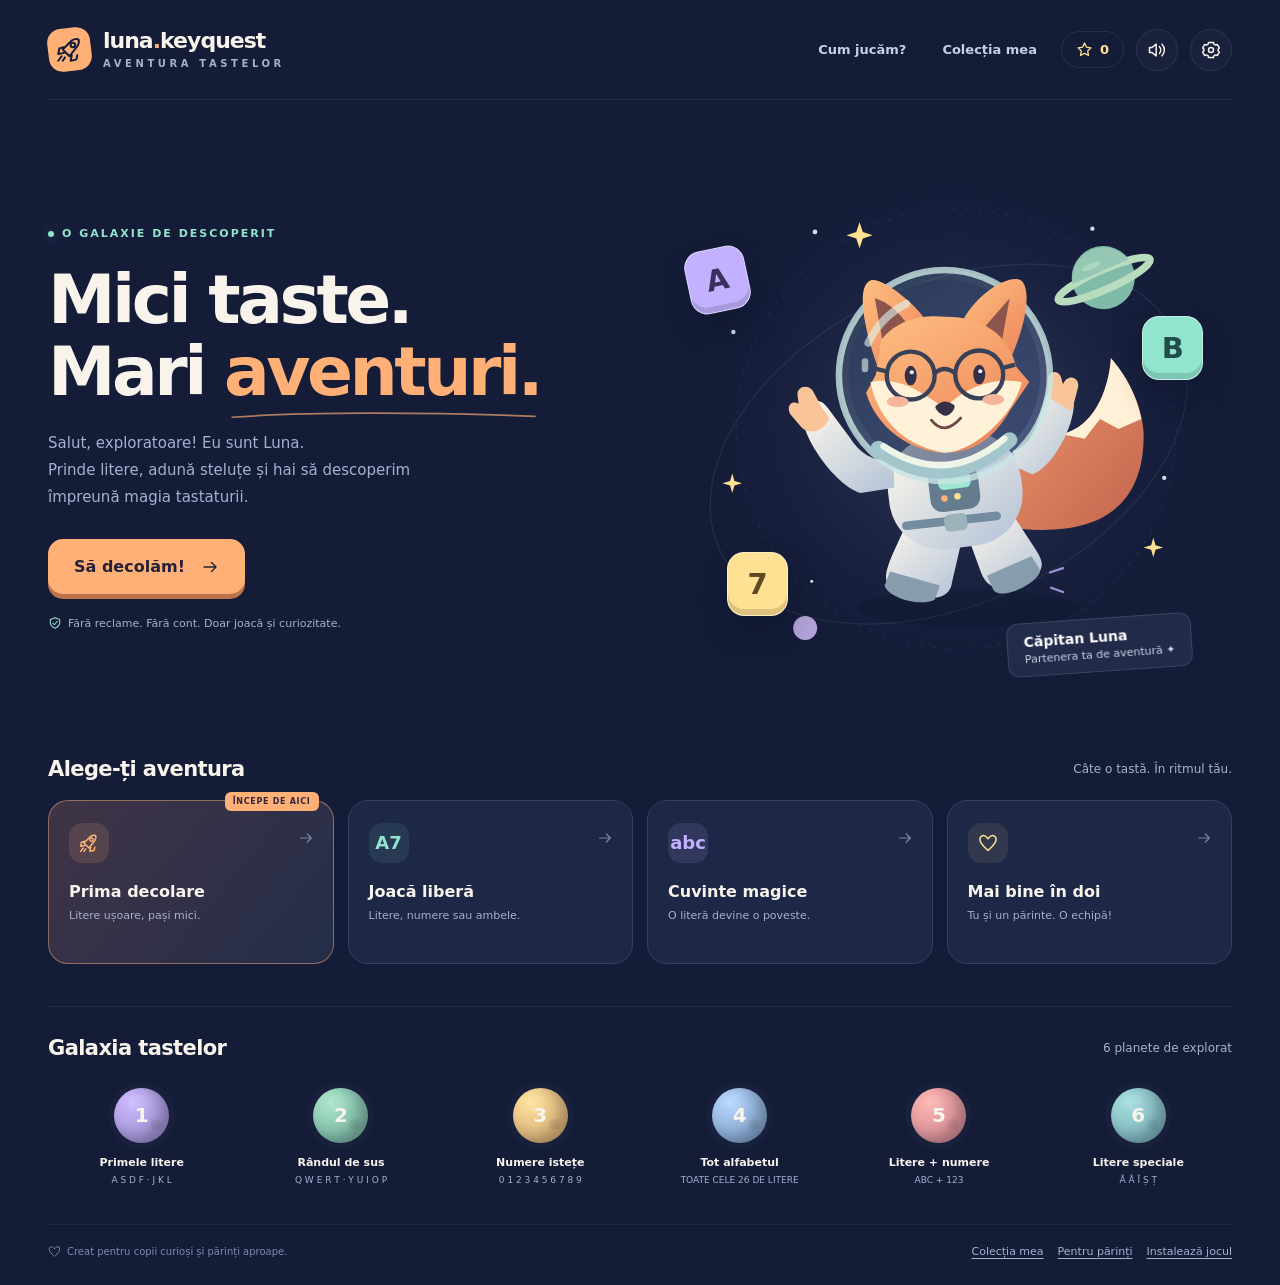
<file: index.html>
<!doctype html>
<html lang="ro">
<head>
<meta charset="utf-8"><meta name="viewport" content="width=device-width,initial-scale=1,viewport-fit=cover">
<meta name="theme-color" content="#141c38"><meta name="description" content="O mică vulpiță. O galaxie de litere. Învață tastatura cu Luna, într-o aventură pentru copii și părinți.">
<meta name="apple-mobile-web-app-capable" content="yes"><meta name="apple-mobile-web-app-status-bar-style" content="black-translucent">
<title>Luna KeyQuest · Aventura tastelor</title>
<link rel="manifest" href="manifest.webmanifest"><link rel="icon" href="icon.svg" type="image/svg+xml"><link rel="apple-touch-icon" href="icon-192.png">
<!--NATIVE_FLAG-->
<style>
:root{--bg:#141c38;--panel:#1d2849;--line:#334164;--muted:#a6b1cd;--ink:#f8f4ec;--orange:#ffb077;--mint:#91e4ce;--lilac:#c3b0ff;--yellow:#ffe193;--red:#ff91a6;--font:'Trebuchet MS',ui-rounded,system-ui,-apple-system,BlinkMacSystemFont,'Segoe UI',sans-serif}
*{box-sizing:border-box}html{background:var(--bg);scroll-behavior:smooth}body{margin:0;color:var(--ink);font-family:var(--font);font-size:16px;-webkit-tap-highlight-color:transparent;overflow-x:hidden}button,select{font:inherit}button{cursor:pointer;color:inherit;border:0}button:focus-visible,a:focus-visible,select:focus-visible{outline:3px solid var(--mint);outline-offset:5px}button:disabled{cursor:default}a{color:var(--mint)}button{touch-action:manipulation}svg{display:block}button svg{pointer-events:none}.hidden,[hidden]{display:none!important}.shell{max-width:1320px;margin:auto;padding:0 48px}.topbar{height:100px;display:flex;align-items:center;justify-content:space-between;gap:18px;border-bottom:1px solid #ffffff10}.brand{display:flex;align-items:center;gap:12px;background:none;text-align:left;padding:0}.brand-mark{display:grid;place-items:center;width:43px;height:43px;background:var(--orange);border-radius:14px;transform:rotate(-7deg);color:var(--bg)}.brand-mark svg{width:27px;height:27px;transform:rotate(7deg)}.brand-name{font-size:22px;font-weight:900;letter-spacing:-1px;line-height:1}.brand-name small{display:block;font-size:10px;color:var(--muted);letter-spacing:3.6px;margin-top:7px;font-weight:600}.nav{display:flex;align-items:center;gap:12px}.nav-text{background:none;font-size:13px;font-weight:700;color:#c7d0e4;padding:12px}.icon-btn{display:grid;place-items:center;width:42px;height:42px;border:1px solid #ffffff15;background:#ffffff06;border-radius:50%;flex-shrink:0}.icon-btn:hover,.nav-text:hover{background:#ffffff10;color:white}.icon{width:20px;height:20px;fill:none;stroke:currentColor;stroke-width:1.8;stroke-linecap:round;stroke-linejoin:round}.coins{display:flex;align-items:center;gap:7px;border:1px solid #ffffff15;border-radius:30px;padding:9px 14px;font-weight:800;font-size:13px;color:var(--yellow)}.coins .icon{width:17px;height:17px}.home-hero{display:grid;grid-template-columns:1.05fr 1fr;min-height:530px;align-items:center;gap:8px;padding:46px 0 30px}.eyebrow{display:flex;align-items:center;gap:8px;color:var(--mint);font-size:11px;letter-spacing:2px;font-weight:800;text-transform:uppercase}.eyebrow .dot{width:6px;height:6px;border-radius:50%;background:var(--mint);box-shadow:0 0 14px #91e4ce66}.hero-copy{position:relative;z-index:1}.hero-copy h1{font-size:clamp(46px,5.3vw,76px);line-height:1.06;letter-spacing:-3.5px;margin:24px 0 22px;font-weight:900}.hero-copy h1 em{color:var(--orange);font-style:normal;position:relative;white-space:nowrap}.hero-copy h1 em:after{content:'';position:absolute;left:3px;right:0;bottom:-8px;height:7px;background:url("data:image/svg+xml,%3Csvg width='350' height='8' viewBox='0 0 350 8' xmlns='http://www.w3.org/2000/svg'%3E%3Cpath d='M2 6C84 0 220 0 348 5' fill='none' stroke='%23ffb077' stroke-width='2' stroke-linecap='round'/%3E%3C/svg%3E") center/100% 100% no-repeat;opacity:.65}.hero-copy p{color:var(--muted);max-width:400px;line-height:1.8;font-size:15px}.hero-actions{display:flex;align-items:center;gap:18px;margin-top:28px;flex-wrap:wrap}.primary{background:var(--orange);color:#242138;font-weight:900;font-size:16px;display:inline-flex;align-items:center;justify-content:center;gap:16px;padding:17px 26px;border-radius:15px;box-shadow:0 5px 0 #bc734a;transition:transform .15s,box-shadow .15s;min-height:55px}.primary:hover{transform:translateY(-2px);box-shadow:0 7px 0 #bc734a}.primary:active{transform:translateY(3px);box-shadow:0 2px 0 #bc734a}.primary .icon{width:18px;height:18px}.secondary{background:#ffffff08;border:1px solid #ffffff20;padding:14px 21px;border-radius:13px;font-weight:700;font-size:14px}.secondary:hover{background:#ffffff12}.tiny-note{display:flex;align-items:center;gap:6px;color:var(--muted);font-size:11px;margin-top:22px}.tiny-note svg{width:14px;height:14px;color:var(--mint)}.hero-art{position:relative;min-width:0;align-self:stretch;display:grid;place-items:center}.hero-art>svg{width:110%;max-width:640px;overflow:visible}.orbit-key{position:absolute;width:61px;height:64px;border-radius:17px;display:grid;place-items:center;font-size:29px;font-weight:900;box-shadow:inset 0 -6px 0 #0002,0 15px 30px #070c2444;border:1px solid #ffffff77;animation:float 5s ease-in-out infinite}.key-a{background:#c3b0ff;color:#39305f;left:5%;top:18%;transform:rotate(-12deg)}.key-b{background:#91e4ce;color:#204d49;right:5%;top:30%;animation-delay:-2s}.key-7{background:#ffe193;color:#5d4a21;left:12%;bottom:17%;animation-delay:-1s}.pilot-label{position:absolute;bottom:7%;right:7%;border:1px solid #ffffff1f;background:#26304fbb;backdrop-filter:blur(10px);padding:10px 16px;border-radius:12px;font-size:11px;transform:rotate(-4deg);color:#cbd3e5}.pilot-label b{display:block;color:white;font-size:14px;margin-bottom:3px}.mode-section{padding:15px 0 42px}.section-head{display:flex;align-items:center;justify-content:space-between;gap:16px;margin-bottom:19px}.section-head h2{font-size:21px;letter-spacing:-.6px;margin:0}.section-head>span{font-size:12px;color:var(--muted)}.mode-grid{display:grid;grid-template-columns:repeat(4,1fr);gap:14px}.mode-card{background:#1d2746;border:1px solid #33405e;border-radius:20px;padding:22px 20px;text-align:left;display:flex;flex-direction:column;position:relative;min-height:164px;transition:background .2s,transform .2s}.mode-card:hover{background:#273153;transform:translateY(-4px)}.mode-card.active{border-color:#ffb07777;background:linear-gradient(130deg,#403446,#242d49)}.mode-symbol{width:40px;height:40px;border-radius:13px;display:grid;place-items:center;margin-bottom:19px;font-weight:900;font-size:18px}.mode-card:nth-child(1) .mode-symbol{background:#ffb07722;color:var(--orange)}.mode-card:nth-child(2) .mode-symbol{background:#91e4ce18;color:var(--mint)}.mode-card:nth-child(3) .mode-symbol{background:#c3b0ff20;color:var(--lilac)}.mode-card:nth-child(4) .mode-symbol{background:#ffe19318;color:var(--yellow)}.mode-card strong{font-size:16px;margin-bottom:7px}.mode-card small{font-size:11px;color:var(--muted);line-height:1.5}.card-arrow{position:absolute;right:19px;top:29px;color:#7986a5}.card-arrow .icon{width:16px;height:16px}.recommended{position:absolute;right:14px;top:-9px;font-size:8px;background:var(--orange);color:#342539;padding:5px 8px;border-radius:6px;font-weight:900;letter-spacing:.7px}.journey{border-top:1px solid #ffffff12;padding:29px 0 30px}.mission-grid{display:grid;grid-template-columns:repeat(6,1fr);gap:12px}.mission{background:transparent;text-align:center;padding:9px 3px;position:relative;border-radius:16px}.mission:hover{background:#ffffff07}.planet-small{margin:0 auto 13px;width:55px;height:55px;border-radius:50%;position:relative;background:radial-gradient(circle at 30% 25%,var(--p1),var(--p2));box-shadow:inset -8px -6px 12px #0003,0 0 0 6px #ffffff04;display:grid;place-items:center;font-size:20px;font-weight:800}.planet-small:after{content:'';position:absolute;width:11px;height:11px;border-radius:50%;background:#0001;right:8px;bottom:13px;box-shadow:-18px -21px 0 3px #ffffff12}.mission.done .planet-small:before{content:'✓';position:absolute;right:-5px;bottom:-5px;z-index:1;background:var(--mint);color:#203638;border:3px solid var(--bg);width:21px;height:21px;border-radius:50%;font-size:12px;display:grid;place-items:center}.mission strong{display:block;font-size:11px;margin-bottom:6px}.mission small{display:block;font-size:9px;color:var(--muted)}.home-footer{display:flex;justify-content:space-between;align-items:center;padding:20px 0 27px;color:#7f8baa;font-size:10px;gap:12px;border-top:1px solid #ffffff0b}.home-footer span{display:flex;align-items:center;gap:6px}.home-footer svg{width:13px;height:13px}.footer-actions{display:flex;gap:14px}.text-button{background:none;padding:0;color:var(--muted);font-size:11px;text-decoration:underline;text-underline-offset:3px}.text-button:hover{color:white}
/* Flight deck */
#game{height:100dvh;min-height:530px;max-width:1400px;margin:auto;display:flex;flex-direction:column;padding:env(safe-area-inset-top) max(22px,env(safe-area-inset-right)) env(safe-area-inset-bottom) max(22px,env(safe-area-inset-left));user-select:none}.game-top{height:78px;flex-shrink:0;display:flex;align-items:center;justify-content:space-between;gap:18px}.game-brand{display:flex;align-items:center;gap:12px}.game-title small{display:block;color:var(--muted);font-size:10px;margin-bottom:4px}.game-title strong{font-size:16px;letter-spacing:-.4px}.hud{display:flex;align-items:center;gap:22px}.hud-item{text-align:center;min-width:55px}.hud-item small{font-size:9px;color:var(--muted);display:block;margin-bottom:4px;letter-spacing:1.1px}.hud-item strong{font-size:21px;line-height:1;font-variant-numeric:tabular-nums}.hud-item.score strong{color:var(--yellow)}.hud-item.combo strong{color:var(--mint)}.game-tools{display:flex;gap:8px}.flight-progress{height:5px;flex-shrink:0;margin-bottom:12px;background:#283453;border-radius:9px;overflow:hidden}.flight-progress>div{height:100%;width:0%;border-radius:9px;background:linear-gradient(90deg,var(--mint),var(--yellow));transition:width .25s}.arena-wrap{min-height:160px;flex:1;position:relative;background:#1b2545;border:1px solid #3c4769;border-radius:24px;overflow:hidden}.arena-wrap canvas{width:100%;height:100%;display:block;touch-action:pan-y}.arena-label{position:absolute;top:17px;left:20px;display:flex;align-items:center;gap:7px;text-transform:uppercase;font-size:9px;letter-spacing:1.8px;color:#b3bfd9;pointer-events:none}.arena-label:before{content:'';width:5px;height:5px;background:var(--mint);border-radius:50%}.shield-display{position:absolute;right:18px;top:14px;display:flex;gap:5px;color:var(--mint);font-size:12px;pointer-events:none}.shield-display .icon{width:16px;height:16px}.shield-display .lost{opacity:.18}.arena-prompt{position:absolute;bottom:20px;left:50%;transform:translateX(-50%);border:1px solid #ffffff14;background:#17213cdd;padding:9px 16px;border-radius:30px;font-size:12px;color:#d5dcef;white-space:nowrap;pointer-events:none;max-width:calc(100% - 24px);text-align:center}.arena-prompt b{color:var(--yellow)}.team-legend{position:absolute;left:0;right:0;top:18px;display:flex;justify-content:space-around;pointer-events:none;font-size:10px;font-weight:800}.team-legend span:first-child{color:var(--lilac)}.team-legend span:last-child{color:var(--mint)}.keyboard-meta{display:flex;justify-content:space-between;align-items:center;padding:14px 7px 10px;font-size:10px;color:var(--muted);gap:10px}.keyboard-meta b{color:#d5dbec;font-weight:600}.keyboard-meta .keyboard-status{display:flex;gap:6px;align-items:center}.keyboard-meta .icon{width:14px;height:14px}.key-help{background:none;color:var(--mint);font-size:10px;padding:0}.keyboard{display:flex;flex-direction:column;gap:7px;max-width:1020px;width:100%;margin:0 auto;padding:0 0 13px}.key-row{display:flex;gap:7px;justify-content:center}.key{position:relative;min-width:0;width:8.8%;max-width:76px;height:49px;border:1px solid #596383;border-radius:11px;background:linear-gradient(#384461,#2b3654);box-shadow:0 4px 0 #0c142b;color:#edf0f9;font-weight:800;font-size:18px;transition:background .12s,transform .1s;touch-action:manipulation;display:grid;place-items:center;padding:0}.key:after{content:'';position:absolute;left:50%;transform:translateX(-50%);bottom:7px;width:9px;height:2px;border-radius:3px;background:#94a3c244;opacity:0}.key[data-key=F]:after,.key[data-key=J]:after{opacity:1}.key.inactive{opacity:.35}.key.number{font-size:16px;background:linear-gradient(#304a53,#273d4a);border-color:#4c7275;color:#a5e7d6}.key.diacritic{font-size:16px;background:#3b3557;color:#d0beff;border-color:#655785}.key.target{background:linear-gradient(#a5e9d4,#80c9b9);color:#1e4343;border-color:#c7ffe9;box-shadow:0 4px 0 #407e71,0 0 22px #91e4ce18;opacity:1}.key.pressed{transform:translateY(3px);box-shadow:0 1px 0 #0c142b;background:var(--yellow);color:#514422}.key.miss-key{background:#925267}.keyboard-bottom{display:flex;justify-content:center;align-items:center;gap:12px;padding:1px 0 10px;color:#7182a8;font-size:9px}.keyboard-bottom span{display:flex;gap:5px;align-items:center}.keyboard-bottom svg{width:12px;height:12px}.end-stars{display:flex;justify-content:center;gap:9px;font-size:44px;color:var(--yellow);margin:16px 0}.end-stars .dim{opacity:.15}.result-score{font-weight:900;font-size:59px;letter-spacing:-3px;color:var(--yellow);line-height:1}.result-score small{font-size:13px;letter-spacing:0;color:var(--muted);display:block;margin-top:10px;font-weight:400}.stat-grid{display:grid;grid-template-columns:repeat(3,1fr);gap:10px;margin:24px 0}.stat-box{background:#ffffff05;border:1px solid #ffffff11;padding:16px 6px;border-radius:14px;text-align:center}.stat-box strong{font-size:22px;display:block;color:var(--mint)}.stat-box small{color:var(--muted);font-size:10px;display:block;margin-top:6px}.round-summary{text-align:center}.result-actions{display:flex;gap:10px;justify-content:center;flex-wrap:wrap;margin-top:23px}.result-actions button{flex:1}.result-reward{font-size:12px;color:var(--lilac);padding:12px;border-radius:10px;background:#c3b0ff09;margin-top:16px}.dialog-icon{font-size:38px;margin-bottom:12px;display:flex;justify-content:center}.dialog-icon svg{width:45px;height:45px}.modal{border:1px solid #4d5877;border-radius:26px;background:var(--bg);color:var(--ink);width:min(520px,calc(100% - 28px));max-height:calc(100dvh - 32px);padding:34px;box-shadow:0 30px 100px #0009;overflow:auto}.modal::backdrop{background:#070e26b8;backdrop-filter:blur(8px)}.modal h2{font-size:27px;margin:6px 0 12px;letter-spacing:-1px}.modal h3{font-size:16px;margin:23px 0 12px}.modal p{color:var(--muted);font-size:13px;line-height:1.8;margin:0 0 14px}.modal-head{display:flex;align-items:flex-start;justify-content:space-between;gap:14px;margin-bottom:17px}.modal-head .icon-btn{width:33px;height:33px}.modal-head h2{margin:0}.setting{padding:17px 0;display:flex;align-items:center;justify-content:space-between;gap:20px;border-bottom:1px solid #ffffff0d}.setting strong{font-size:13px;display:block}.setting small{color:var(--muted);font-size:10px;line-height:1.6;display:block;margin-top:5px}.switch{width:43px;height:25px;border-radius:30px;background:#46506c;position:relative;padding:0;flex-shrink:0}.switch:after{content:'';width:19px;height:19px;border-radius:50%;background:#e6e6ed;position:absolute;left:3px;top:3px;transition:transform .2s}.switch[aria-checked=true]{background:#73bfae}.switch[aria-checked=true]:after{transform:translateX(18px);background:white}.setting select{color:var(--ink);background:var(--panel);border:1px solid var(--line);border-radius:9px;padding:9px 10px;font-size:11px;max-width:170px}.collection-grid{display:grid;grid-template-columns:repeat(3,1fr);gap:12px}.sticker{background:#ffffff04;border:1px solid #ffffff0c;border-radius:16px;padding:15px 7px;text-align:center;position:relative}.sticker .sticker-art{font-size:35px;display:block;margin-bottom:10px;filter:grayscale(1);opacity:.2}.sticker.unlocked .sticker-art{filter:none;opacity:1}.sticker strong{display:block;font-size:11px}.sticker small{display:block;font-size:9px;color:var(--muted);margin-top:6px;line-height:1.4}.sticker.unlocked{border-color:#91e4ce40;background:#91e4ce07}.steps{display:grid;gap:14px;margin:24px 0}.step{display:flex;gap:13px;align-items:flex-start}.step-num{display:grid;place-items:center;flex-shrink:0;width:31px;height:31px;border-radius:11px;background:#c3b0ff20;color:var(--lilac);font-weight:900}.step strong{display:block;font-size:13px;margin-bottom:4px}.step p{font-size:11px;line-height:1.7}.heatmap{display:flex;gap:5px;flex-wrap:wrap;margin-top:13px}.heat-key{padding:8px;width:35px;text-align:center;border-radius:7px;font-weight:800;background:#ffffff08;font-size:12px}.heat-key.good{background:#91e4ce33;color:var(--mint)}.heat-key.practice{background:#ffb07722;color:var(--orange)}.parent-note{padding:14px;border-radius:12px;background:#ffffff04;font-size:11px!important;line-height:1.7!important;margin-top:20px!important}.toast{position:fixed;bottom:24px;left:50%;transform:translateX(-50%) translateY(30px);background:#ecf5ee;color:#233e3b;padding:13px 22px;border-radius:30px;font-size:12px;font-weight:700;z-index:100;opacity:0;pointer-events:none;transition:.25s;box-shadow:0 10px 40px #0003;width:max-content;max-width:90%;text-align:center}.toast.show{opacity:1;transform:translateX(-50%) translateY(0)}.pause-actions{display:grid;gap:13px;margin:24px 0 0}.pause-actions .primary{width:100%}.tutorial-keys{display:flex;justify-content:center;gap:10px;margin:21px 0}.tutorial-keys span{font-size:22px;font-weight:900;display:grid;place-items:center;width:47px;height:49px;color:#2a4742;background:var(--mint);border-radius:12px;box-shadow:0 4px 0 #548c7f}.ready-chip{display:inline-flex;border:1px solid #91e4ce30;background:#91e4ce0c;padding:5px 9px;border-radius:20px;color:var(--mint);font-size:9px;font-weight:700;margin-bottom:14px}.mode-picks{display:grid;grid-template-columns:1fr 1fr;gap:11px;margin-top:20px}.pick{padding:20px 10px;border-radius:16px;border:1px solid var(--line);background:var(--panel);font-size:14px;font-weight:700}.pick span{display:block;color:var(--mint);font-size:24px;margin-bottom:10px}.full-width{width:100%}.team-results{display:flex;justify-content:center;gap:20px;font-size:12px;margin:18px 0;color:var(--lilac)}.team-results span:last-child{color:var(--mint)}
@keyframes float{0%,100%{translate:0 0}50%{translate:0 -14px}}@keyframes twinkle{0%,100%{opacity:.35}50%{opacity:.9}}.twinkle{animation:twinkle 4s ease-in-out infinite}.fox-float{animation:float 6s ease-in-out infinite;transform-origin:center}
@media(min-width:1600px){.shell{max-width:1400px}.home-hero{min-height:580px}}
@media(max-width:1050px){.shell{padding:0 30px}.hero-copy h1{font-size:58px}.hero-art>svg{width:112%}.home-hero{min-height:490px}.mode-card{padding:19px 15px}.mode-card strong{font-size:14px}.hud{gap:18px}}
@media(max-width:760px){.shell{padding:0 23px}.topbar{height:79px}.nav-text{display:none}.nav{gap:8px}.coins{padding:8px 11px}.hero-copy h1{font-size:47px;letter-spacing:-2.5px}.hero-copy p{font-size:13px}.home-hero{gap:0;min-height:440px;padding-top:30px}.hero-actions{gap:14px}.hero-actions .primary{font-size:14px;padding:15px 20px}.eyebrow{font-size:9px;letter-spacing:1.4px}.orbit-key{width:45px;height:49px;font-size:23px;border-radius:13px}.pilot-label{font-size:9px;right:0;bottom:16%}.pilot-label b{font-size:11px}.mode-grid{gap:10px}.mode-card{padding:17px 13px;min-height:153px}.mode-card strong{font-size:12px}.mode-card small{font-size:10px}.card-arrow{right:12px}.mode-symbol{width:34px;height:34px}.mission-grid{grid-template-columns:repeat(3,1fr);row-gap:20px}.section-head h2{font-size:19px}.section-head>span{font-size:10px}#game{padding-left:12px;padding-right:12px}.game-top{height:70px;gap:10px}.game-title strong{font-size:13px}.game-title small{font-size:9px}.hud{gap:13px}.hud-item{min-width:36px}.hud-item strong{font-size:18px}.hud-item small{font-size:8px}.game-tools{gap:5px}.game-tools .icon-btn{width:35px;height:35px}.key{height:47px;border-radius:9px}.key-row{gap:5px}.keyboard{gap:7px}.keyboard-meta{font-size:9px}.keyboard-meta .desktop-note{display:none}}
@media(max-width:530px){.shell{padding:0 22px}.brand-name{font-size:20px}.brand-name small{font-size:8px;letter-spacing:3.5px}.brand-mark{width:37px;height:37px;border-radius:12px}.nav .coins{display:none}.nav .icon-btn{width:35px;height:35px}.home-hero{display:flex;flex-direction:column;text-align:center;padding-top:30px;min-height:0}.hero-copy{order:1;width:100%}.eyebrow{justify-content:center}.hero-copy h1{font-size:52px;letter-spacing:-2.7px;line-height:1.04;margin:20px 0}.hero-copy p{max-width:300px;margin:0 auto;font-size:13px;line-height:1.8}.hero-actions{justify-content:center;margin-top:24px}.hero-actions .primary{font-size:16px;padding:16px 28px;width:100%}.tiny-note{justify-content:center;font-size:9px;margin-top:17px}.hero-art{order:2;width:100%;height:265px;min-height:0;margin:5px 0 0}.hero-art>svg{width:320px;max-width:100%;height:290px}.orbit-key{width:40px;height:43px;font-size:21px}.key-a{top:17%;left:13%}.key-b{top:30%;right:12%}.key-7{left:19%;bottom:12%}.pilot-label{bottom:8%;right:4%}.mode-section{padding:7px 0 26px}.mode-grid{grid-template-columns:repeat(2,1fr);gap:12px}.mode-card{min-height:142px;padding:19px 17px}.mode-card strong{font-size:14px}.mode-card small{font-size:10px}.mode-symbol{margin-bottom:15px}.section-head{margin-bottom:17px}.section-head h2{font-size:18px}.section-head>span{font-size:9px}.journey{padding-top:23px}.mission strong{font-size:10px}.home-footer{align-items:flex-start;font-size:9px;line-height:1.5;padding-bottom:22px}.footer-actions{flex-direction:column;gap:10px;text-align:right;align-items:flex-end}.home-footer>span{max-width:180px}.text-button{font-size:10px}#game{padding-left:8px;padding-right:8px;min-height:500px}.game-brand>.icon-btn{width:32px;height:32px}.game-brand{gap:8px}.game-title strong{font-size:11px}.game-title small{font-size:8px}.game-top{height:67px;gap:6px}.hud{gap:9px}.hud-item{min-width:26px}.hud-item strong{font-size:17px}.hud-item small{font-size:7px;letter-spacing:.7px}.hud .accuracy{display:none}.game-tools .full-btn{display:none}.game-tools .icon-btn{width:32px;height:32px}.game-tools .icon{width:17px;height:17px}.game-tools{gap:4px}.arena-wrap{border-radius:18px}.arena-label{font-size:8px;top:15px;left:14px;letter-spacing:1.2px}.shield-display{right:12px;top:12px;font-size:10px;gap:2px}.shield-display .icon{width:13px;height:13px}.arena-prompt{font-size:10px;padding:9px 12px;bottom:14px}.key{font-size:16px;width:9.1%;height:44px;border-radius:8px}.key.number{font-size:14px}.key.diacritic{height:35px;font-size:13px}.key-row{gap:4px}.keyboard{gap:7px;padding-bottom:7px}.keyboard-meta{padding:11px 4px 9px;font-size:8px}.key-help{font-size:9px}.keyboard-bottom{font-size:8px;gap:8px;padding-bottom:9px}.keyboard-bottom .icon{width:11px;height:11px}.flight-progress{margin-bottom:8px}.modal{padding:25px;border-radius:23px}.modal h2{font-size:25px}.stat-grid{gap:7px}.stat-box strong{font-size:19px}.stat-box small{font-size:9px}.result-actions .primary{font-size:13px;padding:15px 17px}.result-actions .secondary{font-size:12px;padding:12px}.collection-grid{gap:9px}.sticker{padding:13px 6px}.sticker strong{font-size:10px}}
@media(max-height:650px) and (orientation:landscape){#game{min-height:340px}.game-top{height:48px}.game-title small{display:none}.key{height:29px;font-size:14px;border-radius:6px;box-shadow:0 2px 0 #0c142b}.key.diacritic{height:24px;font-size:12px}.keyboard{gap:5px;padding-bottom:5px;max-width:800px}.keyboard-meta{padding:7px 4px 6px}.keyboard-bottom{display:none}.flight-progress{margin-bottom:6px;height:3px}.arena-wrap{min-height:115px;border-radius:14px}.arena-prompt{bottom:7px;font-size:9px;padding:5px 10px}.game-tools .icon-btn{width:31px;height:31px}.hud-item strong{font-size:16px}.hud-item small{font-size:7px;margin-bottom:1px}.arena-label{top:10px;font-size:8px}.shield-display{top:8px}}
@media(prefers-reduced-motion:reduce){*,*:before,*:after{animation:none!important;transition:none!important;scroll-behavior:auto!important}}
</style>
</head>
<body>
<svg aria-hidden="true" style="position:absolute;width:0;height:0;overflow:hidden"><defs>
<symbol id="i-star" viewBox="0 0 24 24"><path d="m12 3 2.8 5.7 6.3.9-4.6 4.4 1.1 6.3L12 17.3l-5.6 3 1.1-6.3L3 9.6l6.2-.9Z"/></symbol><symbol id="i-arrow" viewBox="0 0 24 24"><path d="M4 12h16m-6-6 6 6-6 6"/></symbol><symbol id="i-back" viewBox="0 0 24 24"><path d="M20 12H4m6-6-6 6 6 6"/></symbol><symbol id="i-close" viewBox="0 0 24 24"><path d="m6 6 12 12M6 18 18 6"/></symbol><symbol id="i-sound" viewBox="0 0 24 24"><path d="m11 5-5 4H3v6h3l5 4ZM15 8a6 6 0 0 1 0 8m3-11a10 10 0 0 1 0 14"/></symbol><symbol id="i-mute" viewBox="0 0 24 24"><path d="m11 5-5 4H3v6h3l5 4Zm5 4 5 6m0-6-5 6"/></symbol><symbol id="i-settings" viewBox="0 0 24 24"><path d="m9 3-.6 2.2-2 .9-2.1-.6L2 9.5 3.5 11v2L2 14.5l2.3 4 2.1-.6 2 .9L9 21h6l.6-2.2 2-.9 2.1.6 2.3-4L20.5 13v-2L22 9.5l-2.3-4-2.1.6-2-.9L15 3Z"/><circle cx="12" cy="12" r="3"/></symbol><symbol id="i-shield" viewBox="0 0 24 24"><path d="m12 3 8 3v6c0 5-8 9-8 9s-8-4-8-9V6Z"/><path d="m8 12 3 3 5-6"/></symbol><symbol id="i-keyboard" viewBox="0 0 24 24"><rect x="2" y="5" width="20" height="14" rx="3"/><path d="M6 9h.1M10 9h.1M14 9h.1M18 9h.1M6 12h.1M10 12h.1M14 12h.1M18 12h.1M7 15h10"/></symbol><symbol id="i-pause" viewBox="0 0 24 24"><path d="M8 5v14M16 5v14" stroke-width="4"/></symbol><symbol id="i-full" viewBox="0 0 24 24"><path d="M8 3H3v5m13-5h5v5M3 16v5h5m13-5v5h-5"/></symbol><symbol id="i-trophy" viewBox="0 0 24 24"><path d="M8 20h8m-4-4v4M6 3h12v6a6 6 0 0 1-12 0Zm0 2H3v4a3 3 0 0 0 4 3M18 5h3v4a3 3 0 0 1-4 3"/></symbol><symbol id="i-rocket" viewBox="0 0 24 24"><path d="M14 4c3-2 6-1 6-1s1 3-1 6l-7 9-6-6ZM7 10 3 11l-1 5 5-1m7 2-1 5 5-1 1-4M5 18l-3 4m6-3-2 3"/><circle cx="15" cy="8" r="2"/></symbol><symbol id="i-heart" viewBox="0 0 24 24"><path d="M20 4c-3-2-6 0-8 3C10 4 7 2 4 4-1 8 6 16 12 21 18 16 25 8 20 4Z"/></symbol><symbol id="i-download" viewBox="0 0 24 24"><path d="M12 3v12m-5-5 5 5 5-5M4 16v5h16v-5"/></symbol>
</defs></svg>
<div id="home" class="shell">
<header class="topbar"><button class="brand" aria-label="Luna KeyQuest, acasă" data-action="home"><span class="brand-mark"><svg class="icon"><use href="#i-rocket"/></svg></span><span class="brand-name">luna<span style="color:var(--orange)">.</span>keyquest<small>AVENTURA TASTELOR</small></span></button><nav class="nav" aria-label="Meniul principal"><button class="nav-text" data-action="help">Cum jucăm?</button><button class="nav-text" data-action="collection">Colecția mea</button><span class="coins"><svg class="icon"><use href="#i-star"/></svg><span id="total-stars">0</span></span><button class="icon-btn sound-button" data-action="sound" aria-label="Oprește sunetul"><svg class="icon"><use href="#i-sound"/></svg></button><button class="icon-btn" data-action="settings" aria-label="Setări"><svg class="icon"><use href="#i-settings"/></svg></button></nav></header>
<main>
<section class="home-hero">
<div class="hero-copy"><div class="eyebrow"><span class="dot"></span>O GALAXIE DE DESCOPERIT</div><h1>Mici taste.<br>Mari <em>aventuri.</em></h1><p>Salut, exploratoare! Eu sunt Luna.<br>Prinde litere, adună steluțe și hai să descoperim împreună magia tastaturii.</p><div class="hero-actions"><button class="primary" id="start-main" data-action="start">Să decolăm! <svg class="icon"><use href="#i-arrow"/></svg></button></div><div class="tiny-note"><svg class="icon"><use href="#i-shield"/></svg>Fără reclame. Fără cont. Doar joacă și curiozitate.</div></div>
<div class="hero-art" aria-label="Luna, vulpița astronaut, plutește printre planete" role="img">
<svg viewBox="0 0 580 520" xmlns="http://www.w3.org/2000/svg"><defs><radialGradient id="halo"><stop stop-color="#39426c" stop-opacity=".9"/><stop offset="1" stop-color="#141c38" stop-opacity="0"/></radialGradient><linearGradient id="moon" x2=".2" y2="1"><stop stop-color="#d1bdff"/><stop offset="1" stop-color="#776caf"/></linearGradient><linearGradient id="suit" x2=".8" y2="1"><stop stop-color="#fff9ed"/><stop offset="1" stop-color="#bac7d8"/></linearGradient><linearGradient id="fur" x2=".7" y2="1"><stop stop-color="#ffc082"/><stop offset="1" stop-color="#ee875b"/></linearGradient><linearGradient id="helmet" x2=".9" y2="1"><stop stop-color="#a8e1dd" stop-opacity=".12"/><stop offset="1" stop-color="#8fa0d4" stop-opacity=".36"/></linearGradient><linearGradient id="tail" x2="1" y2="1"><stop stop-color="#ee986a"/><stop offset="1" stop-color="#c3654f"/></linearGradient></defs>
<circle cx="300" cy="252" r="251" fill="url(#halo)"/><circle cx="300" cy="260" r="202" stroke="#8598c4" stroke-opacity=".12" fill="none" stroke-dasharray="3 9"/><ellipse cx="293" cy="274" rx="232" ry="147" transform="rotate(-25 293 274)" stroke="#a8b2ce" stroke-opacity=".12" fill="none"/>
<g fill="#cfdcf0"><circle cx="95" cy="171" r="2"/><circle cx="425" cy="76" r="2"/><circle cx="491" cy="305" r="2"/><circle cx="170" cy="79" r="2.2"/><circle cx="381" cy="458" r="1.7"/><circle cx="167" cy="400" r="1.4"/><circle cx="510" cy="180" r="1.7"/></g><g fill="#ffe193" class="twinkle"><path d="m211 70 3 9 9 3-9 3-3 9-3-9-9-3 9-3Z"/><path d="m481 360 2 7 7 2-7 2-2 7-2-7-7-2 7-2Z"/><path d="m94 301 2 7 7 2-7 2-2 7-2-7-7-2 7-2Z"/></g>
<g transform="translate(435 121) rotate(-24)"><circle r="29" fill="#80baa9"/><ellipse cy="2" rx="46" ry="9" stroke="#badcbe" stroke-width="7" fill="none"/><path d="M-28-6a29 29 0 0 1 56 0" fill="#95c7b4"/><ellipse cx="-6" cy="-14" rx="9" ry="3" fill="#c1e8c9" opacity=".5"/></g><circle cx="161" cy="443" r="11" fill="#b1a2d7"/>
<g class="fox-float"><ellipse cx="312" cy="425" rx="102" ry="17" fill="#090e27" opacity=".22"/>
<!-- fluffy tail --> <path d="M360 352c80 7 114-28 112-90-3-39-30-67-30-67s-2 59-45 70c-64 16-74 51-37 87Z" fill="url(#tail)"/><path d="M442 195s22 23 28 56l-21 9-17-9-14 18-21-4c43-11 45-70 45-70Z" fill="#fff1d7"/>
<!-- boots and suit --> <path d="m257 341-16 35c-9 22-8 28 8 33l22 6c14 2 24-3 25-14l9-39Z" fill="url(#suit)"/><path d="m311 360 12 33c4 10 13 17 26 12l19-8c13-6 13-14 5-26l-23-35Z" fill="url(#suit)"/><path d="m239 391 46 13-5 13c-14 7-43-2-46-13Z" fill="#879dae"/><path d="m328 395 41-18 8 13c0 10-34 29-43 18Z" fill="#879dae"/>
<rect x="237" y="264" width="123" height="105" rx="48" fill="url(#suit)" transform="rotate(-7 300 313)"/><path d="M242 290c-20 0-31-8-40-22l-20-27c-8-12-20-7-23 4-4 19 29 67 53 74l31-5Z" fill="url(#suit)"/><path d="m176 240-8-15c-5-7-15-3-14 4l1 8c-7-4-11 2-8 9l11 13c9 8 22 1 25-9Z" fill="#f9c598"/><path d="M352 280c13-4 18-13 24-31l6-19c4-14 20-15 25-2 6 20-15 65-37 74l-15-7Z" fill="url(#suit)"/><path d="m383 230 1-15c0-8 9-10 12-3l2 7c4-10 15-7 14 2l-6 23Z" fill="#f9c598"/>
<rect x="275" y="295" width="46" height="40" rx="11" fill="#657c8f" transform="rotate(-7 298 315)"/><rect x="283" y="301" width="30" height="14" rx="5" fill="#9de6d0" transform="rotate(-7 298 308)"/><circle cx="289" cy="324" r="3" fill="#ffb077"/><circle cx="301" cy="322" r="3" fill="#ffe193"/><path d="m254 349 83-9" stroke="#748c9f" stroke-width="8" stroke-linecap="round"/><rect x="289" y="338" width="21" height="16" rx="5" fill="#9cb3bc" transform="rotate(-7 299 346)"/>
<!-- helmet --> <circle cx="289" cy="211" r="97" fill="url(#helmet)" stroke="#cae6e4" stroke-opacity=".8" stroke-width="6"/><circle cx="289" cy="211" r="88" fill="#2a385c" opacity=".5"/>
<!-- ears --> <path d="M230 209c-13-33-23-78-10-85 10-6 48 25 55 42Z" fill="url(#fur)"/><path d="M304 164c14-30 49-49 57-39 10 14-3 58-17 81Z" fill="url(#fur)"/><path d="m233 184-8-44c17 5 28 20 34 31Z" fill="#8b554d"/><path d="m321 172 28-32-9 49Z" fill="#8b554d"/>
<!-- fox head --> <path d="M231 178c16-20 41-23 59-21 35 0 58 17 65 46l12 14-17 25c-14 24-31 40-61 40-30-1-62-22-72-55l9-17Z" fill="url(#fur)"/><path d="M221 217c24-5 43 6 68 24 20-20 47-29 71-24-6 29-43 64-71 65-32-5-60-26-68-65Z" fill="#fff2d9"/>
<!-- eyes and glasses --> <ellipse cx="258" cy="211" rx="5.5" ry="9" fill="#33304a"/><ellipse cx="321" cy="210" rx="5.5" ry="9" fill="#33304a"/><circle cx="259" cy="208" r="1.9" fill="white"/><circle cx="322" cy="207" r="1.9" fill="white"/><circle cx="258" cy="211" r="22" stroke="#394159" stroke-width="4" fill="none"/><circle cx="321" cy="210" r="22" stroke="#394159" stroke-width="4" fill="none"/><path d="M280 209q9-8 19 0M235 207l-13-3m121 0 11-3" fill="none" stroke="#394159" stroke-width="4"/>
<ellipse cx="246" cy="235" rx="10" ry="5" fill="#f6b49d"/><ellipse cx="334" cy="233" rx="10" ry="5" fill="#f6b49d"/><path d="M281 239q8-8 17-1c2 3-4 10-8 10s-11-7-9-9Z" fill="#363146"/><path d="M277 252q12 15 27-2" stroke="#6e4948" stroke-width="2.5" stroke-linecap="round" fill="none"/>
<!-- helmet glints --> <path d="M219 181a77 77 0 0 1 35-36" stroke="#e0f7f0" stroke-opacity=".6" stroke-width="7" stroke-linecap="round" fill="none"/><path d="M216 198v7" stroke="#e0f7f0" stroke-opacity=".6" stroke-width="6" stroke-linecap="round"/><path d="M228 278q62 45 121-8" stroke="#a3c5cc" stroke-width="14" stroke-linecap="round" fill="none"/><path d="M233 276q57 38 111-7" stroke="#edf4e8" stroke-width="6" stroke-linecap="round" fill="none"/>
</g><g opacity=".8"><path d="m386 392 12-4" stroke="#c4b2fa" stroke-width="2" stroke-linecap="round"/><path d="m387 406 11 4" stroke="#c4b2fa" stroke-width="2" stroke-linecap="round"/></g>
</svg><span class="orbit-key key-a">A</span><span class="orbit-key key-b">B</span><span class="orbit-key key-7">7</span><span class="pilot-label"><b>Căpitan Luna</b>Partenera ta de aventură ✦</span></div>
</section>
<section class="mode-section" aria-labelledby="mode-heading"><div class="section-head"><h2>Alege-ți aventura</h2><span>Câte o tastă. În ritmul tău.</span></div><div class="mode-grid">
<button class="mode-card active" data-action="start"><span class="recommended">ÎNCEPE DE AICI</span><span class="mode-symbol"><svg class="icon"><use href="#i-rocket"/></svg></span><span class="card-arrow"><svg class="icon"><use href="#i-arrow"/></svg></span><strong>Prima decolare</strong><small>Litere ușoare, pași mici.</small></button>
<button class="mode-card" data-action="practice"><span class="mode-symbol">A7</span><span class="card-arrow"><svg class="icon"><use href="#i-arrow"/></svg></span><strong>Joacă liberă</strong><small>Litere, numere sau ambele.</small></button>
<button class="mode-card" data-action="words"><span class="mode-symbol">abc</span><span class="card-arrow"><svg class="icon"><use href="#i-arrow"/></svg></span><strong>Cuvinte magice</strong><small>O literă devine o poveste.</small></button>
<button class="mode-card" data-action="team"><span class="mode-symbol"><svg class="icon"><use href="#i-heart"/></svg></span><span class="card-arrow"><svg class="icon"><use href="#i-arrow"/></svg></span><strong>Mai bine în doi</strong><small>Tu și un părinte. O echipă!</small></button>
</div></section>
<section class="journey" aria-labelledby="journey-heading"><div class="section-head"><h2>Galaxia tastelor</h2><span id="journey-count">6 planete de explorat</span></div><div class="mission-grid" id="missions"></div></section>
</main><footer class="home-footer"><span><svg class="icon"><use href="#i-heart"/></svg>Creat pentru copii curioși și părinți aproape.</span><div class="footer-actions"><button class="text-button" data-action="collection">Colecția mea</button><button class="text-button" data-action="parents">Pentru părinți</button><button class="text-button install-button" data-action="install">Instalează jocul</button></div></footer>
</div>
<section id="game" class="hidden" aria-label="Jocul de tastatură">
<header class="game-top"><div class="game-brand"><button class="icon-btn" data-action="pause" aria-label="Pauză și meniu"><svg class="icon"><use href="#i-back"/></svg></button><div class="game-title"><small>LUNA KEYQUEST</small><strong id="game-title">Prima decolare</strong></div></div><div class="hud"><div class="hud-item score"><small>SCOR</small><strong id="score">0</strong></div><div class="hud-item combo"><small>SERIE</small><strong id="combo">0</strong></div><div class="hud-item accuracy"><small>PRECIZIE</small><strong id="accuracy">100%</strong></div></div><div class="game-tools"><button class="icon-btn sound-button" data-action="sound" aria-label="Oprește sunetul"><svg class="icon"><use href="#i-sound"/></svg></button><button class="icon-btn full-btn" data-action="fullscreen" aria-label="Ecran complet"><svg class="icon"><use href="#i-full"/></svg></button><button class="icon-btn" data-action="pause" aria-label="Pauză"><svg class="icon"><use href="#i-pause"/></svg></button></div></header>
<div class="flight-progress" role="progressbar" aria-label="Progresul misiunii" aria-valuemin="0" aria-valuemax="100" aria-valuenow="0"><div id="progress"></div></div>
<div class="arena-wrap" id="arena"><canvas id="canvas" aria-label="Literele și numerele coboară. Apasă tasta potrivită de pe tastatura de mai jos sau de pe o tastatură fizică."></canvas><span class="arena-label" id="arena-label">PLANETA PRIMELOR LITERE</span><div class="shield-display" id="shields"></div><div class="team-legend hidden" id="team-legend"><span>EXPLORATOARE · LITERE</span><span>PĂRINTE · NUMERE</span></div><div class="arena-prompt" id="arena-prompt">Apasă <b>A</b> pe tastatură!</div></div>
<div class="keyboard-meta"><span class="keyboard-status"><svg class="icon"><use href="#i-keyboard"/></svg><b id="input-status">Atinge tastele sau folosește o tastatură</b></span><span class="desktop-note">F și J au un reper pentru degete</span><button class="key-help" data-action="hint" id="hint-toggle">Indicii: pornite</button></div><div class="keyboard" id="keyboard" aria-label="Tastatură QWERTY"></div><div class="keyboard-bottom"><span><svg class="icon"><use href="#i-shield"/></svg><span id="difficulty-label">Explorator · fără griji, fără grabă</span></span><span>·</span><span id="goal-label">0 / 12 steluțe</span></div>
</section>
<dialog id="modal" class="modal" aria-label="Meniul jocului"></dialog><div id="toast" class="toast" role="status" aria-live="polite"></div><div id="live-status" class="hidden" aria-live="polite"></div>
<script>
'use strict';
(()=>{
const $=s=>document.querySelector(s), $$=s=>[...document.querySelectorAll(s)];
const ico=(name,extra='')=>`<svg class="icon ${extra}" aria-hidden="true"><use href="#i-${name}"/></svg>`;
const KEY='luna-keyquest-v1';
const defaults={version:1,stars:0,best:0,rounds:0,hits:0,attempts:0,misses:0,bestCombo:0,teamRounds:0,wordRounds:0,missions:{},keys:{},settings:{sound:true,hints:true,difficulty:'easy',diacritics:false},tutorial:false};
let store;try{const v=JSON.parse(localStorage.getItem(KEY)||'null');store=v&&v.version===1?{...defaults,...v,settings:{...defaults.settings,...v.settings}}:structuredClone(defaults);}catch{store=structuredClone(defaults);}
let storageOK=true;function save(){try{localStorage.setItem(KEY,JSON.stringify(store));}catch{if(storageOK){storageOK=false;toast('Progresul nu poate fi salvat în acest browser.');}}refreshHome();}
const missions=[{id:0,title:'Prima decolare',planet:'Primele litere',keys:'ASDFJKL',goal:12,colors:['#cdbbff','#8c7dbb'],tag:'A S D F · J K L',label:'PLANETA PRIMELOR LITERE'},{id:1,title:'Pădurea literelor',planet:'Rândul de sus',keys:'QWERTYUIOP',goal:15,colors:['#abe7ca','#669e92'],tag:'Q W E R T · Y U I O P',label:'PĂDUREA LITERELOR'},{id:2,title:'Luna numerelor',planet:'Numere istețe',keys:'0123456789',goal:15,colors:['#ffe3a0','#c59a65'],tag:'0 1 2 3 4 5 6 7 8 9',label:'LUNA NUMERELOR'},{id:3,title:'Galaxia alfabetului',planet:'Tot alfabetul',keys:'ABCDEFGHIJKLMNOPQRSTUVWXYZ',goal:20,colors:['#b8d9ff','#6d8bb3'],tag:'TOATE CELE 26 DE LITERE',label:'GALAXIA ALFABETULUI'},{id:4,title:'Cometa curajoasă',planet:'Litere + numere',keys:'ABCDEFGHIJKLMNOPQRSTUVWXYZ0123456789',goal:20,colors:['#ffb6b0','#bf7a89'],tag:'ABC + 123',label:'COMETA CURAJOASĂ'},{id:5,title:'Planeta românească',planet:'Litere speciale',keys:'ĂÂÎȘȚAEIOU',goal:15,colors:['#a6e0de','#699bab'],tag:'Ă Â Î Ș Ț',label:'PLANETA ROMÂNEASCĂ'}];
const words=['MAMA','TATA','LUNA','PISICĂ','CASĂ','SOARE','NOR','MĂR','URS','JOC','LAC','NAS','OU','PARC','VULPE','STELE','FLORI','MUNTE'];
const settings=()=>store.settings;
let game=null,frame=0,last=0,width=0,height=0,dpr=1,elapsedVisual=0,particles=[],beams=[],floatTexts=[],stars=[],keyTimers=new Map(),deferredInstall=null,modalType='',toastTimer=0,focusBefore=null;
const canvas=$('#canvas'),ctx=canvas.getContext('2d',{alpha:false});
const reduced=matchMedia('(prefers-reduced-motion: reduce)').matches;
let audio=null;
function enableAudio(){if(!settings().sound)return;try{audio ||= new (window.AudioContext||window.webkitAudioContext)();if(audio.state==='suspended')audio.resume().catch(()=>{});}catch{}}
function tone(freq,duration=.15,type='sine',volume=.045,delay=0){if(!settings().sound||!audio||audio.state!=='running')return;try{let osc=audio.createOscillator(),gain=audio.createGain(),t=audio.currentTime+delay;osc.type=type;osc.frequency.setValueAtTime(freq,t);gain.gain.setValueAtTime(.001,t);gain.gain.exponentialRampToValueAtTime(volume,t+.008);gain.gain.exponentialRampToValueAtTime(.001,t+duration);osc.connect(gain);gain.connect(audio.destination);osc.start(t);osc.stop(t+duration+.02);}catch{}}
function sound(kind){if(kind==='hit'){tone(523.25+(game?.combo%5||0)*65,.12);tone(1046,.15,'sine',.015,.04);}if(kind==='miss')tone(180,.12,'sine',.02);if(kind==='start'){[392,523,659].forEach((f,i)=>tone(f,.2,'sine',.04,i*.09));}if(kind==='win')[523,659,784,1046].forEach((f,i)=>tone(f,.35,'sine',.045,i*.14));if(kind==='combo'){tone(784,.2);tone(1046,.25,'sine',.04,.1);}}
function toast(text){$('#toast').textContent=text;$('#toast').classList.add('show');clearTimeout(toastTimer);toastTimer=setTimeout(()=>$('#toast').classList.remove('show'),3000);}
function refreshHome(){$('#total-stars').textContent=store.stars;const done=Object.keys(store.missions).length;$('#journey-count').textContent=done?`${done} / 6 planete explorate`:'6 planete de explorat';$('#missions').innerHTML=missions.map(m=>`<button class="mission ${store.missions[m.id]?'done':''}" data-mission="${m.id}" aria-label="${m.title}. ${m.tag}"><span class="planet-small" style="--p1:${m.colors[0]};--p2:${m.colors[1]}">${m.id+1}</span><strong>${m.planet}</strong><small>${m.tag}</small></button>`).join('');syncSound();}
function syncSound(){$$('.sound-button').forEach(b=>{b.innerHTML=ico(settings().sound?'sound':'mute');b.setAttribute('aria-label',settings().sound?'Oprește sunetul':'Pornește sunetul');b.setAttribute('aria-pressed',String(settings().sound));});$('#hint-toggle').textContent=`Indicii: ${settings().hints?'pornite':'oprite'}`;}
function showModal(type,content){focusBefore=document.activeElement;const dlg=$('#modal');if(dlg.open)dlg.close();modalType=type;dlg.innerHTML=content;dlg.showModal();const h=dlg.querySelector('h2');if(h){h.id='modal-title';dlg.setAttribute('aria-labelledby','modal-title');}else dlg.removeAttribute('aria-labelledby');}
function modalHead(title){return `<div class="modal-head"><h2>${title}</h2><button class="icon-btn" data-action="close" aria-label="Închide">${ico('close')}</button></div>`;}
function closeModal(){const type=modalType;modalType='';$('#modal').close();if(game?.state==='paused'&&type!=='result')resume();try{focusBefore?.focus({preventScroll:true});}catch{}}
function help(){showModal('help',`${modalHead('Gata de aventură?')}<p>Luna are nevoie de tine pentru a prinde literele înainte să ajungă jos.</p><div class="steps"><div class="step"><span class="step-num">1</span><div><strong>Privește ce coboară.</strong><p>O literă sau un număr apare printre stele.</p></div></div><div class="step"><span class="step-num">2</span><div><strong>Găsește aceeași tastă.</strong><p>Atinge tasta de pe ecran sau apasă pe tastatura fizică. Nu trebuie să atingi litera care cade.</p></div></div><div class="step"><span class="step-num">3</span><div><strong>Pop! Ai prins o steluță.</strong><p>Fiecare reușită aduce puncte. Mai multe la rând înseamnă un bonus!</p></div></div></div><p class="parent-note">Pe o tastatură fizică, F și J au mici repere. Literele mici și mari funcționează la fel. Pentru pauză: Esc sau butonul ⏸.</p><button class="primary full-width" data-action="close">Am înțeles! ${ico('arrow')}</button>`);}
function openSettings(){showModal('settings',`${modalHead('În ritmul tău')}<p>Poți schimba dificultatea înainte de fiecare aventură.</p><div class="setting"><div><strong>Ritmul jocului</strong><small>Explorator: litere lente, fără vieți pierdute.</small></div><select id="difficulty-select" aria-label="Dificultate"><option value="easy">Explorator · lent</option><option value="normal">Aventurier · mediu</option><option value="fast">Rachetă · rapid</option></select></div><div class="setting"><div><strong>Arată tasta potrivită</strong><small>Un ajutor blând când înveți.</small></div><button class="switch" role="switch" data-setting="hints" aria-label="Indicii pe tastatură" aria-checked="${settings().hints}"></button></div><div class="setting"><div><strong>Sunete de aventură</strong><small>Sunete scurte la fiecare reușită.</small></div><button class="switch" role="switch" data-setting="sound" aria-label="Sunete" aria-checked="${settings().sound}"></button></div><p class="parent-note">Recomandare: începeți cu Explorator și indicii pornite. Tastele se învață treptat, fără presiunea unui cronometru.</p><button class="primary full-width" data-action="close">Gata de joacă ${ico('arrow')}</button>`);$('#difficulty-select').value=settings().difficulty;$('#difficulty-select').addEventListener('change',e=>{settings().difficulty=e.target.value;save();});}
const stickerDefs=[['🚀','Prima decolare','Joacă o misiune',()=>store.rounds>=1],['⭐','Culegătoare de stele','Adună 25 de steluțe',()=>store.stars>=25],['🦊','Prietena Lunei','Adună 75 de steluțe',()=>store.stars>=75],['☄️','Cometă curajoasă','10 reușite la rând',()=>store.bestCombo>=10],['🤝','Echipă grozavă','Încheiați un joc în doi',()=>store.teamRounds>=1],['📚','Magia cuvintelor','Încheie o misiune de cuvinte',()=>store.wordRounds>=1],['🪐','Exploratoare','Descoperă 3 planete',()=>Object.keys(store.missions).length>=3],['🌈','Curcubeu cosmic','Adună 200 de steluțe',()=>store.stars>=200],['👑','Căpitan de galaxie','Descoperă toate planetele',()=>Object.keys(store.missions).length>=6]];
function collection(){showModal('collection',`${modalHead('Micile tale comori')}<p>${stickerDefs.filter(d=>d[3]()).length} din 9 insigne descoperite. Fiecare aventură te aduce mai aproape.</p><div class="collection-grid">${stickerDefs.map(d=>`<div class="sticker ${d[3]()?'unlocked':''}"><span class="sticker-art" aria-hidden="true">${d[0]}</span><strong>${d[1]}</strong><small>${d[3]()?'✓ Descoperită':d[2]}</small></div>`).join('')}</div><p class="parent-note">Toate comorile se câștigă prin joacă. Nu există cumpărături sau reclame.</p>`);}
function parents(){const acc=store.attempts?Math.round(store.hits/store.attempts*100):0;const practiced=Object.entries(store.keys).filter(([,v])=>v.h+v.m>0);showModal('parents',`${modalHead('Pentru părinți')}<p>O aventură de familiarizare cu tastatura, nu un test de viteză. Puteți juca folosind ecranul sau o tastatură Bluetooth / USB conectată la tabletă.</p><div class="stat-grid"><div class="stat-box"><strong>${store.rounds}</strong><small>misiuni jucate</small></div><div class="stat-box"><strong>${acc}%</strong><small>apăsări corecte</small></div><div class="stat-box"><strong>${store.best}</strong><small>cel mai bun scor</small></div></div><h3>Taste exersate</h3><p>Verde: cel puțin 80% reușite. Portocaliu: mai exersăm. Precizia apăsărilor nu include literele lăsate să cadă.</p><div class="heatmap">${practiced.length?practiced.map(([k,v])=>`<span class="heat-key ${v.h/(v.h+v.m)>=.8?'good':'practice'}" title="${k}: ${v.h} reușite, ${v.m} ratări">${k}</span>`).join(''):'<p>Progresul apare după prima aventură.</p>'}</div><h3>Un început bun</h3><p>Începeți cu „Prima decolare” și ritmul Explorator. Încurajați căutarea tastei, nu viteza. Încercați reprize scurte și luați pauze când copilul obosește.</p><p class="parent-note"><b>Date doar pe acest dispozitiv.</b> Jocul salvează scoruri și setări local. Nu cere nume, cont, cameră sau microfon. Progresul nu se sincronizează între browser și aplicația Android. Ștergerea datelor browserului poate șterge progresul.</p><button class="secondary full-width" data-action="reset-confirm">Șterge progresul local</button>`);}
function tutorial(config){showModal('tutorial',`<div style="text-align:center"><div class="ready-chip">PRIMA TA MISIUNE</div><div class="dialog-icon">${ico('rocket')}</div><h2>Hai să prindem un A!</h2><p>Când vezi litera <b style="color:var(--yellow)">A</b> coborând, apasă <b style="color:var(--yellow)">A</b> pe tastatură.<br>Luna îți arată unde este. Încercăm împreună!</p><div class="tutorial-keys"><span>A</span><span>F</span><span>J</span></div><p>Poți atinge tastele de pe ecran.<br>La început, literele cad încet și nu pierzi vieți.</p><button class="primary full-width" id="launch-tutorial">Sunt gata! ${ico('rocket')}</button></div>`);$('#launch-tutorial').onclick=()=>{store.tutorial=true;save();$('#modal').close();modalType='';startGame({...config,difficulty:'easy',guided:true});};}
function launch(config){enableAudio();if(config.id===0&&!store.tutorial){tutorial(config);return;}$('#modal').close();modalType='';startGame(config);}
function practice(){showModal('practice',`${modalHead('Ce prindem astăzi?')}<p>Alege ce vrei să exersezi. Fiecare rundă are 20 de steluțe de adunat.</p><div class="mode-picks"><button class="pick" data-practice="letters"><span>ABC</span>Doar litere</button><button class="pick" data-practice="numbers"><span>123</span>Doar numere</button><button class="pick" data-practice="mixed"><span>A7B</span>Litere + numere</button><button class="pick" data-practice="romanian"><span>ĂȘȚ</span>Litere românești</button></div>`);}
function teamIntro(){showModal('team',`${modalHead('Doi piloți. O echipă!')}<p>Jucați împreună, pe același ecran. Adunați 24 de steluțe, câte 12 fiecare!</p><div class="steps"><div class="step"><span class="step-num" style="color:var(--lilac)">A</span><div><strong>Copilul prinde literele.</strong><p>Literele mov coboară în jumătatea stângă. Folosește tastele cu litere.</p></div></div><div class="step"><span class="step-num" style="color:var(--mint)">7</span><div><strong>Părintele prinde numerele.</strong><p>Numerele verzi coboară în jumătatea dreaptă. Folosește rândul cu numere.</p></div></div></div><p class="parent-note">Fără clasament între voi și fără vieți pierdute. Scor comun, bucurie împreună. Puteți atinge tastele simultan.</p><button class="primary full-width" data-action="launch-team">Hai, echipă! ${ico('heart')}</button>`);}
function buildKeyboard(){const rows=['1234567890','QWERTYUIOP','ASDFGHJKL','ZXCVBNM'];const dia=game?.mode==='words'||/[ĂÂÎȘȚ]/.test(game?.keys||'');if(dia)rows.push('ĂÂÎȘȚ');$('#keyboard').innerHTML=rows.map((r,i)=>`<div class="key-row">${[...r].map(k=>`<button class="key ${i===0?'number':''} ${i===4?'diacritic':''} ${!game?.keys.includes(k)&&game?.mode!=='words'?'inactive':''}" data-key="${k}" aria-label="Tasta ${k}">${k}</button>`).join('')}</div>`).join('');}
function startGame(config){cancelAnimationFrame(frame);$('#home').classList.add('hidden');$('#game').classList.remove('hidden');document.body.style.overflow='hidden';window.scrollTo(0,0);const diff=config.difficulty||settings().difficulty;game={...config,state:'playing',mode:config.mode||'letters',keys:config.keys||'ASDFJKL',goal:config.goal||20,difficulty:diff,score:0,hits:0,attempts:0,misses:0,combo:0,maxCombo:0,collected:0,lives:5,objects:[],spawnIn:.7,spawned:0,time:0,team:[0,0],keyStats:{},guided:!!config.guided,roundStars:0};particles=[];beams=[];floatTexts=[];$('#game-title').textContent=config.title||'Joacă liberă';$('#arena-label').textContent=config.label||'O NOUĂ AVENTURĂ';$('#arena-label').classList.toggle('hidden',game.mode==='team');$('#team-legend').classList.toggle('hidden',game.mode!=='team');$('#difficulty-label').textContent=game.mode==='team'?'În echipă · fiecare contează':({easy:'Explorator · fără griji, fără grabă',normal:'Aventurier · 5 scuturi',fast:'Rachetă · 5 scuturi'}[diff]);buildKeyboard();resize();updateHUD();updateHint();enableAudio();sound('start');last=performance.now();frame=requestAnimationFrame(loop);}
function resize(){const r=$('#arena').getBoundingClientRect();if(!r.width||!r.height)return;width=r.width;height=r.height;dpr=Math.min(devicePixelRatio||1,2);canvas.width=Math.floor(width*dpr);canvas.height=Math.floor(height*dpr);ctx.setTransform(dpr,0,0,dpr,0,0);stars=Array.from({length:Math.min(90,Math.floor(width*height/4500))},()=>({x:Math.random(),y:Math.random()*.85,r:Math.random()*1.5+.5,a:Math.random()*.5+.15}));if(game&&game.state!=='playing')draw(0);}
const ro=new ResizeObserver(()=>resize());ro.observe($('#arena'));
function chooseKey(){let pool=[...game.keys];const existing=new Set(game.objects.map(o=>o.text));let available=pool.filter(k=>!existing.has(k));if(available.length)pool=available;const weights=pool.map(k=>{const st=store.keys[k];return st&&st.m>st.h?2:1;});let n=Math.random()*weights.reduce((a,b)=>a+b,0);for(let i=0;i<pool.length;i++){n-=weights[i];if(n<=0)return pool[i];}return pool[0];}
function spawn(){let text,owner=0;if(game.mode==='team'){const needed=[game.team[0]+game.objects.filter(o=>o.owner===0).length<12,game.team[1]+game.objects.filter(o=>o.owner===1).length<12];if(!needed[0]&&!needed[1])return;owner=needed[0]&&needed[1]?game.spawned%2:(needed[0]?0:1);const pool=owner?'0123456789':'ASDFJKL';const available=[...pool].filter(k=>!game.objects.some(o=>o.text===k));text=available[Math.floor(Math.random()*available.length)]||pool[0];}else if(game.mode==='words'){text=words[game.spawned%words.length];}else if(game.guided&&game.spawned<3){text=['A','F','J'][game.spawned];}else{text=chooseKey();}
let x;if(game.mode==='team'){x=owner?.58+Math.random()*.3:.12+Math.random()*.3;}else{const slots=width<500?[.2,.5,.8]:[.14,.32,.5,.68,.86];const free=slots.filter(s=>!game.objects.some(o=>Math.abs(o.x-s)<.13&&o.y<.35));x=(free.length?free:slots)[Math.floor(Math.random()*(free.length||slots.length))];}
const seconds=game.mode==='team'?(owner?11:17):game.mode==='words'?({easy:26,normal:19,fast:14}[game.difficulty]):({easy:16,normal:10,fast:6.7}[game.difficulty]);const boost=game.difficulty==='easy'?1:Math.min(1.23,1+game.combo*.008);game.objects.push({text,x,y:-.08,speed:boost/seconds,pos:0,owner,phase:Math.random()*6.28,color:game.mode==='team'?(owner?'mint':'lilac'):/\d/.test(text)?'mint':['lilac','peach','yellow'][game.spawned%3],id:game.spawned});game.spawned++;}
function loop(now){if(!game||game.state!=='playing')return;const dt=Math.min((now-last)/1000,.045);last=now;game.time+=dt;elapsedVisual+=dt;game.spawnIn-=dt;const max=game.guided&&game.spawned<3?1:game.mode==='words'?(game.difficulty==='fast'?2:1):game.mode==='team'?4:({easy:2,normal:3,fast:5}[game.difficulty]);if(game.spawnIn<=0&&game.objects.length<max){spawn();game.spawnIn=game.mode==='words'?1.4:game.mode==='team'?2.2:({easy:5.6,normal:3.0,fast:1.7}[game.difficulty]);updateHint();}
for(let i=game.objects.length-1;i>=0;i--){const o=game.objects[i];o.y+=o.speed*dt;if(o.y>.9){game.objects.splice(i,1);game.misses++;game.combo=0;const k=o.text[o.pos];const st=game.keyStats[k]||={h:0,m:0};st.m++;if(game.difficulty!=='easy'&&game.mode!=='team')game.lives--;floatTexts.push({x:o.x*width,y:height*.78,text:game.difficulty==='easy'||game.mode==='team'?'Mai încercăm!':'−1 scut',life:1.4,color:'#c5b5e7'});sound('miss');if(game.lives<=0){finish(false);return;}updateHUD();updateHint();}}
particles=particles.filter(p=>{p.life-=dt;p.x+=p.vx*dt;p.y+=p.vy*dt;p.vy+=45*dt;return p.life>0;});beams=beams.filter(b=>(b.life-=dt)>0);floatTexts=floatTexts.filter(t=>{t.life-=dt;t.y-=21*dt;return t.life>0;});draw(dt);frame=requestAnimationFrame(loop);}
const colors={lilac:['#d6c8ff','#ac94e7','#453d71'],mint:['#bbf3dd','#84d2b8','#285c52'],peach:['#ffcca2','#efaa7b','#754b38'],yellow:['#ffedb5','#e8cb7e','#6a5830']};
function roundRect(x,y,w,h,r){ctx.beginPath();ctx.roundRect(x,y,w,h,r);}
function drawStar(x,y,r,c,angle=0){ctx.save();ctx.translate(x,y);ctx.rotate(angle);ctx.beginPath();for(let i=0;i<10;i++){let a=-Math.PI/2+i*Math.PI/5,rr=i%2?r*.45:r;let px=Math.cos(a)*rr,py=Math.sin(a)*rr;i?ctx.lineTo(px,py):ctx.moveTo(px,py);}ctx.closePath();ctx.fillStyle=c;ctx.fill();ctx.restore();}
function draw(){if(!width||!height)return;ctx.setTransform(dpr,0,0,dpr,0,0);let bg=ctx.createLinearGradient(0,0,width,height);bg.addColorStop(0,'#202b50');bg.addColorStop(.6,'#1a2545');bg.addColorStop(1,'#30334f');ctx.fillStyle=bg;ctx.fillRect(0,0,width,height);
for(const s of stars){ctx.globalAlpha=s.a*(reduced?1:.75+Math.sin(elapsedVisual+s.x*20)*.25);ctx.fillStyle='#e2e5ff';ctx.beginPath();ctx.arc(s.x*width,s.y*height,s.r,0,Math.PI*2);ctx.fill();}ctx.globalAlpha=1;
// Distant planets and a hand-built lunar landscape.
let px=width*.8,py=height*.26,pr=Math.min(width*.065,height*.15);let pg=ctx.createLinearGradient(px-pr,py-pr,px+pr,py+pr);pg.addColorStop(0,'#867697');pg.addColorStop(1,'#524c70');ctx.fillStyle=pg;ctx.beginPath();ctx.arc(px,py,pr,0,Math.PI*2);ctx.fill();ctx.strokeStyle='#bfaabb33';ctx.lineWidth=3;ctx.beginPath();ctx.ellipse(px,py+2,pr*1.7,pr*.32,-.35,0,Math.PI*2);ctx.stroke();ctx.fillStyle='#b1a2c219';ctx.beginPath();ctx.arc(px-pr*.25,py-pr*.3,pr*.18,0,Math.PI*2);ctx.fill();
ctx.strokeStyle='#91abc715';ctx.lineWidth=1;ctx.setLineDash([3,8]);ctx.beginPath();ctx.ellipse(width*.42,height*.38,width*.51,height*.5,-.14,0,Math.PI*2);ctx.stroke();ctx.setLineDash([]);
if(game?.mode==='team'){ctx.setLineDash([5,10]);ctx.strokeStyle='#8f9ec42b';ctx.beginPath();ctx.moveTo(width/2,45);ctx.lineTo(width/2,height*.86);ctx.stroke();ctx.setLineDash([]);}
ctx.fillStyle='#414263';ctx.beginPath();ctx.moveTo(0,height);ctx.lineTo(0,height*.88);ctx.bezierCurveTo(width*.18,height*.70,width*.22,height*.98,width*.49,height*.89);ctx.bezierCurveTo(width*.7,height*.78,width*.79,height*.80,width,height*.91);ctx.lineTo(width,height);ctx.fill();ctx.fillStyle='#333754';ctx.beginPath();ctx.moveTo(0,height);ctx.lineTo(0,height*.95);ctx.bezierCurveTo(width*.2,height*.83,width*.32,height*.87,width*.5,height*.98);ctx.bezierCurveTo(width*.68,height*.98,width*.9,height*.76,width,height*.87);ctx.lineTo(width,height);ctx.fill();
ctx.strokeStyle='#aab3d526';ctx.setLineDash([3,6]);ctx.beginPath();ctx.moveTo(14,height*.89);ctx.lineTo(width-14,height*.89);ctx.stroke();ctx.setLineDash([]);
// Small fox-piloted craft, intentionally clear of the falling-letter play area.
const shipX=width*.13,shipY=height*.94,scale=Math.min(1,height/330,width/480);ctx.save();ctx.translate(shipX,shipY);ctx.scale(scale,scale);ctx.fillStyle='#10172b44';ctx.beginPath();ctx.ellipse(0,8,49,8,0,0,Math.PI*2);ctx.fill();ctx.fillStyle='#a5dbd2';ctx.beginPath();ctx.ellipse(0,-12,42,12,0,0,Math.PI*2);ctx.fill();ctx.fillStyle='#748bb5';ctx.beginPath();ctx.ellipse(0,-6,31,8,0,0,Math.PI*2);ctx.fill();ctx.fillStyle='#899bb480';ctx.strokeStyle='#bdded6';ctx.lineWidth=2;ctx.beginPath();ctx.ellipse(0,-21,23,25,0,Math.PI,Math.PI*2);ctx.fill();ctx.stroke();ctx.fillStyle='#f0a879';ctx.beginPath();ctx.moveTo(-14,-20);ctx.lineTo(-16,-40);ctx.lineTo(-4,-31);ctx.lineTo(5,-31);ctx.lineTo(16,-40);ctx.lineTo(14,-20);ctx.quadraticCurveTo(0,-4,-14,-20);ctx.fill();ctx.fillStyle='#ffebcf';ctx.beginPath();ctx.moveTo(-13,-22);ctx.quadraticCurveTo(0,-19,0,-15);ctx.quadraticCurveTo(3,-21,13,-23);ctx.quadraticCurveTo(0,-5,-13,-22);ctx.fill();ctx.fillStyle='#303049';ctx.beginPath();ctx.arc(-6,-25,1.9,0,7);ctx.arc(6,-25,1.9,0,7);ctx.fill();ctx.beginPath();ctx.arc(0,-18,2,0,7);ctx.fill();for(let i=-1;i<2;i++){ctx.fillStyle=['#ffcf91','#91e4ce','#c2b2ff'][i+1];ctx.beginPath();ctx.arc(i*21,-12,2.8,0,7);ctx.fill();}ctx.restore();
for(const b of beams){ctx.globalAlpha=Math.min(1,b.life*3);ctx.strokeStyle=b.color;ctx.lineWidth=2;ctx.shadowColor=b.color;ctx.shadowBlur=8;ctx.beginPath();ctx.moveTo(shipX,shipY-35*scale);ctx.lineTo(b.x,b.y);ctx.stroke();ctx.shadowBlur=0;ctx.globalAlpha=1;}
for(const o of game?.objects||[]){const posY=45+o.y*(height-85),posX=o.x*width+(reduced?0:Math.sin(elapsedVisual*1.6+o.phase)*4);const sz=Math.max(38,Math.min(61,width/8.1,height*.2));const isWord=o.text.length>1;const fs=isWord?Math.max(17,sz*.39):sz*.52;const bw=isWord?o.text.length*fs*.72+23:sz;const bh=isWord?sz*.86:sz;const c=colors[o.color];ctx.save();ctx.translate(posX,posY);if(!isWord&&!reduced)ctx.rotate(Math.sin(elapsedVisual+o.phase)*.035);
ctx.fillStyle='#090d2640';roundRect(-bw/2+2,-bh/2+6,bw,bh,13);ctx.fill();let grad=ctx.createLinearGradient(0,-bh/2,0,bh/2);grad.addColorStop(0,c[0]);grad.addColorStop(1,c[1]);ctx.fillStyle=grad;roundRect(-bw/2,-bh/2,bw,bh,13);ctx.fill();ctx.strokeStyle=c[0];ctx.lineWidth=1;ctx.stroke();ctx.fillStyle='#fff4';roundRect(-bw/2+7,-bh/2+5,bw-14,3,2);ctx.fill();ctx.fillStyle='#00000012';roundRect(-bw/2+4,bh/2-7,bw-8,4,2);ctx.fill();ctx.font=`900 ${fs}px "Trebuchet MS",system-ui,sans-serif`;ctx.textAlign='center';ctx.textBaseline='middle';
if(isWord){const cw=fs*.72,total=o.text.length*cw;[...o.text].forEach((letter,i)=>{ctx.fillStyle=i<o.pos?'#335e5099':c[2];ctx.fillText(letter,-total/2+cw/2+i*cw,2);if(i===o.pos){ctx.fillStyle=c[2];roundRect(-total/2+i*cw+3,bh/2-10,cw-6,2,1);ctx.fill();}});}else{ctx.fillStyle=c[2];ctx.fillText(o.text,0,3);}ctx.restore();}
for(const p of particles){ctx.globalAlpha=Math.max(0,p.life/p.max);if(p.star)drawStar(p.x,p.y,p.r,p.color,p.life*2);else{ctx.fillStyle=p.color;ctx.beginPath();ctx.arc(p.x,p.y,p.r,0,7);ctx.fill();}}ctx.globalAlpha=1;
for(const t of floatTexts){ctx.globalAlpha=Math.min(1,t.life*2);ctx.fillStyle=t.color;ctx.font=`800 ${width<500?15:20}px "Trebuchet MS",system-ui,sans-serif`;ctx.textAlign='center';ctx.textBaseline='middle';ctx.fillText(t.text,t.x,t.y);}ctx.globalAlpha=1;}
function burst(x,y,color){const count=reduced?5:19;for(let i=0;i<count;i++){let a=Math.random()*Math.PI*2,v=35+Math.random()*90,life=.4+Math.random()*.6;particles.push({x,y,vx:Math.cos(a)*v,vy:Math.sin(a)*v-35,life,max:life,color,r:2+Math.random()*5,star:i%3===0});}beams.push({x,y,color,life:.24});}
function pressKey(raw,source='touch'){if(!game||game.state!=='playing'||$('#modal').open)return;let k=raw.toLocaleUpperCase('ro-RO').replace('Ş','Ș').replace('Ţ','Ț');if(!/^[A-Z0-9ĂÂÎȘȚ]$/.test(k))return;enableAudio();$('#input-status').textContent=source==='physical'?'Tastatură fizică conectată':'Atinge tastele sau folosește o tastatură';const button=$(`.key[data-key="${k}"]`);if(button){button.classList.remove('miss-key');button.classList.add('pressed');clearTimeout(keyTimers.get(k));keyTimers.set(k,setTimeout(()=>button.classList.remove('pressed','miss-key'),170));}
const target=game.objects.filter(o=>o.text[o.pos]===k).sort((a,b)=>b.y-a.y)[0];if(!target){if(game.objects.length){game.attempts++;game.combo=0;const st=game.keyStats[k]||={h:0,m:0};st.m++;button?.classList.add('miss-key');sound('miss');updateHUD();$('#arena-prompt').innerHTML='Privește litera. <b>Mai încearcă!</b>'; }return;}
game.attempts++;game.hits++;game.combo++;game.maxCombo=Math.max(game.maxCombo,game.combo);const st=game.keyStats[k]||={h:0,m:0};st.h++;const bonus=Math.min(4,1+Math.floor(game.combo/5));let pts=10*bonus;game.score+=pts;target.pos++;const x=target.x*width,y=45+target.y*(height-85);sound('hit');
if(target.pos===target.text.length){game.objects=game.objects.filter(o=>o!==target);game.collected++;game.roundStars++;if(game.mode==='team')game.team[target.owner]++;burst(x,y,colors[target.color][0]);floatTexts.push({x,y:y-15,text:target.text.length>1?'Cuvânt magic!':`+${pts}`,life:1,color:colors[target.color][0]});game.spawnIn=Math.min(game.spawnIn,.65);}else{burst(x,y,colors[target.color][0]);}
if(game.combo>0&&game.combo%5===0){sound('combo');toast(game.combo>=10?`${game.combo} reușite la rând! Ești o cometă!`:`${game.combo} la rând! Bonus ×${bonus}`);}updateHUD();updateHint();if(game.collected>=game.goal){draw();finish(true);}}
function updateHUD(){if(!game)return;$('#score').textContent=game.score;$('#combo').textContent=game.combo;$('#accuracy').textContent=(game.attempts?Math.round(game.hits/game.attempts*100):100)+'%';const progress=Math.min(100,game.collected/game.goal*100);$('#progress').style.width=progress+'%';$('.flight-progress').setAttribute('aria-valuenow',String(Math.round(progress)));$('#goal-label').textContent=`${game.collected} / ${game.goal} ${game.mode==='words'?'cuvinte':'steluțe'}`;$('#shields').innerHTML=game.difficulty==='easy'||game.mode==='team'?`${ico('shield')} <span>Fără griji</span>`:Array.from({length:5},(_,i)=>ico('shield',i>=game.lives?'lost':'')).join('');}
function updateHint(){if(!game)return;$$('.key.target').forEach(b=>b.classList.remove('target'));let sorted=[...game.objects].sort((a,b)=>b.y-a.y);if(settings().hints){const targets=game.mode==='team'?[sorted.find(o=>o.owner===0),sorted.find(o=>o.owner===1)].filter(Boolean):sorted.slice(0,1);targets.forEach(o=>$(`.key[data-key="${o.text[o.pos]}"]`)?.classList.add('target'));}
if(!sorted.length){$('#arena-prompt').textContent=game.collected?'Grozav! Vin alte steluțe...':'Gata? Privește ce coboară!';return;}const first=sorted[0];if(game.mode==='team'){$('#arena-prompt').innerHTML=`Tu: <b>${game.team[0]}/12</b> &nbsp; · &nbsp; Părinte: <b>${game.team[1]}/12</b> &nbsp; · &nbsp; O echipă!`;}else if(game.mode==='words'){$('#arena-prompt').innerHTML=settings().hints?`Scrie <b>${first.text}</b>. Următoarea tastă: <b>${first.text[first.pos]}</b>`:`Scrie cuvântul, literă cu literă.`;}else{$('#arena-prompt').innerHTML=settings().hints?`Apasă <b>${first.text}</b> pe tastatură!`:'Găsește tasta care se potrivește!';}}
function finish(won){if(!game||game.state==='finished')return;game.state='finished';cancelAnimationFrame(frame);const acc=game.attempts?Math.round(game.hits/game.attempts*100):0;const rating=won?(acc>=90&&game.misses===0?3:acc>=65?2:1):1;const record=game.score>store.best;const before=stickerDefs.filter(d=>d[3]()).length;store.stars+=game.roundStars;store.rounds++;store.hits+=game.hits;store.attempts+=game.attempts;store.misses+=game.misses;store.best=Math.max(store.best,game.score);store.bestCombo=Math.max(store.bestCombo,game.maxCombo);if(won&&Number.isInteger(game.id))store.missions[game.id]=Math.max(store.missions[game.id]||0,rating);if(won&&game.mode==='team')store.teamRounds++;if(won&&game.mode==='words')store.wordRounds++;Object.entries(game.keyStats).forEach(([k,v])=>{const st=store.keys[k]||={h:0,m:0};st.h+=v.h;st.m+=v.m;});save();const newBadges=stickerDefs.filter(d=>d[3]()).length-before;sound(won?'win':'start');showModal('result',`<div class="round-summary"><span class="ready-chip">${won?'MISIUNE ÎNCHEIATĂ':'AI EXERSAT. ASTA CONTEAZĂ!'}</span><h2>${won?(game.mode==='team'?'Ce echipă grozavă!':'Ai fost minunată!'):'Mai facem o încercare?'}</h2><p>${won?'Luna este mândră de tine. Fiecare tastă e un pas înainte.':'Ai învățat ceva nou. Data viitoare va fi mai ușor!'}</p><div class="end-stars" aria-label="${rating} din 3 stele">${[0,1,2].map(i=>`<span class="${i>=rating?'dim':''}">★</span>`).join('')}</div><div class="result-score">${game.score}<small>${record?'Un nou record personal!':'puncte de aventură'}</small></div><div class="stat-grid"><div class="stat-box"><strong>${game.collected}</strong><small>${game.mode==='words'?'cuvinte scrise':'steluțe adunate'}</small></div><div class="stat-box"><strong>${acc}%</strong><small>precizie apăsări</small></div><div class="stat-box"><strong>${game.maxCombo}</strong><small>cea mai bună serie</small></div></div>${game.mode==='team'?`<div class="team-results"><span>Copil: ${game.team[0]} ★</span><span>Părinte: ${game.team[1]} ★</span></div>`:''}<div class="result-reward">+${game.roundStars} steluțe în colecția ta${newBadges?` · ${newBadges} ${newBadges===1?'insignă nouă':'insigne noi'}!`:' · Bravo, exploratoare!'}</div><div class="result-actions"><button class="secondary" data-action="home">Înapoi acasă</button><button class="primary" data-action="${won&&Number.isInteger(game.id)&&game.id<5?'next':'again'}">${won&&Number.isInteger(game.id)&&game.id<5?'Următoarea planetă':'Încă o aventură'} ${ico('arrow')}</button></div><p style="font-size:10px;margin-top:19px;margin-bottom:0">O pauză și o îmbrățișare sunt și ele o recompensă.</p></div>`);}
function pause(){if(!game||game.state!=='playing')return;game.state='paused';cancelAnimationFrame(frame);showModal('pause',`<div style="text-align:center"><div class="dialog-icon">${ico('pause')}</div><h2>O pauză printre stele</h2><p>Luna te așteaptă. Literele rămân pe loc.</p><div class="pause-actions"><button class="primary" data-action="close">Continuă aventura ${ico('arrow')}</button><button class="secondary" data-action="help-game">Cum se joacă?</button><button class="secondary" data-action="exit-confirm">Înapoi acasă</button></div></div>`);}
function resume(){if(!game||game.state!=='paused')return;game.state='playing';last=performance.now();enableAudio();frame=requestAnimationFrame(loop);}
function home(){cancelAnimationFrame(frame);game=null;$('#modal').close();modalType='';$('#game').classList.add('hidden');$('#home').classList.remove('hidden');document.body.style.overflow='';refreshHome();window.scrollTo(0,0);}
async function fullscreen(){try{if(document.fullscreenElement)await document.exitFullscreen();else if(document.documentElement.requestFullscreen)await document.documentElement.requestFullscreen();else toast('Folosește „Instalează jocul” pentru ecran fără bara browserului.');}catch{toast('Ecranul complet nu este disponibil în acest browser.');}}
function install(){if(window.IS_ANDROID_APP){toast('Jocul este deja instalat.');return;}if(deferredInstall){deferredInstall.prompt();deferredInstall.userChoice.then(()=>deferredInstall=null);return;}showModal('install',`${modalHead('Luna, pe tableta ta')}<p>În Android, deschide jocul în <b>Chrome</b>. Din meniul <b>⋮</b>, alege <b>„Adaugă pe ecranul de pornire”</b> sau <b>„Instalează aplicația”</b>, când opțiunea este disponibilă.</p><p>Pe iPad: <b>Safari → Partajează → Adaugă pe ecranul principal.</b></p><p class="parent-note">Jocul funcționează și direct în browser. Pentru modul offline, folosește o instalare PWA cu stocare offline disponibilă sau aplicația Android care include jocul. Previzualizările găzduite printr-un serviciu proxy pot limita instalarea și stocarea offline.</p><button class="primary full-width" data-action="close">Am înțeles ${ico('arrow')}</button>`);}
const actions={start:()=>launch(missions[0]),help,collection,settings:openSettings,parents,practice,words:()=>launch({mode:'words',title:'Cuvinte magice',keys:'ABCDEFGHIJKLMNOPQRSTUVWXYZĂÂÎȘȚ',goal:8,label:'LITERĂ CU LITERĂ, UN CUVÂNT NOU'}),team:teamIntro,'launch-team':()=>launch({mode:'team',title:'Mai bine în doi',keys:'ASDFJKL0123456789',goal:24,difficulty:'easy'}),close:closeModal,home,pause,fullscreen,install,sound:()=>{settings().sound=!settings().sound;enableAudio();save();if(settings().sound)tone(659);},hint:()=>{settings().hints=!settings().hints;save();updateHint();},again:()=>{if(!game)return;const c={...game};launch(c);},next:()=>{if(game&&Number.isInteger(game.id))launch(missions[Math.min(5,game.id+1)]);},'help-game':help,'exit-confirm':()=>showModal('exit',`${modalHead('Ne întoarcem acasă?')}<p>Runda curentă nu va fi salvată. Comorile câștigate în rundele anterioare rămân în colecție.</p><div class="result-actions"><button class="secondary" data-action="close">Continuăm</button><button class="primary" data-action="home">Acasă</button></div>`),'reset-confirm':()=>showModal('reset',`${modalHead('Ștergi toate comorile?')}<p>Scorurile, insignele și progresul salvate pe acest dispozitiv vor fi șterse. Această acțiune nu se poate anula.</p><div class="result-actions"><button class="secondary" data-action="close">Păstrăm comorile</button><button class="primary" data-action="reset">Da, șterge</button></div>`),reset:()=>{store=structuredClone(defaults);save();closeModal();toast('Progresul local a fost șters.');}};
document.addEventListener('click',e=>{const key=e.target.closest('[data-key]');if(key){if(e.detail===0)pressKey(key.dataset.key);return;}const m=e.target.closest('[data-mission]');if(m){launch(missions[Number(m.dataset.mission)]);return;}const p=e.target.closest('[data-practice]');if(p){const types={letters:['ABCDEFGHIJKLMNOPQRSTUVWXYZ','Ploaia de litere'],numbers:['0123456789','Ploaia de numere'],mixed:['ABCDEFGHIJKLMNOPQRSTUVWXYZ0123456789','Litere + numere'],romanian:['ĂÂÎȘȚAEIOU','Litere românești']};const [keys,title]=types[p.dataset.practice];launch({keys,title,goal:20});return;}const toggle=e.target.closest('[data-setting]');if(toggle){const name=toggle.dataset.setting;settings()[name]=!settings()[name];toggle.setAttribute('aria-checked',String(settings()[name]));if(name==='sound')enableAudio();save();return;}const b=e.target.closest('[data-action]');if(b&&actions[b.dataset.action])actions[b.dataset.action]();});
document.addEventListener('pointerdown',e=>{const key=e.target.closest('[data-key]');if(!key)return;e.preventDefault();pressKey(key.dataset.key,'touch');},{passive:false});
document.addEventListener('keydown',e=>{if(e.ctrlKey||e.altKey||e.metaKey||e.isComposing)return;if(e.key==='Escape'){if(game?.state==='playing'){e.preventDefault();pause();}return;}if(!game||game.state!=='playing'||$('#modal').open)return;if(e.key===' '){e.preventDefault();pause();return;}if(/^[a-zA-Z0-9ăâîșțĂÂÎȘȚŞŢşţ]$/.test(e.key)){e.preventDefault();if(!e.repeat)pressKey(e.key,'physical');}});
$('#modal').addEventListener('cancel',e=>{e.preventDefault();if(modalType==='result'){home();}else closeModal();});
document.addEventListener('visibilitychange',()=>{if(document.hidden){pause();if(audio?.state==='running')audio.suspend().catch(()=>{});}});window.addEventListener('blur',()=>{if(game?.state==='playing')pause();});window.lunaPause=pause;window.lunaBack=()=>{if($('#modal').open){if(modalType==='result')home();else closeModal();return true;}if(game){pause();return true;}return false;};
window.addEventListener('beforeinstallprompt',e=>{e.preventDefault();deferredInstall=e;});window.addEventListener('appinstalled',()=>toast('Luna e gata de aventură pe ecranul tău!'));
if(!window.IS_ANDROID_APP&&'serviceWorker'in navigator&&location.protocol==='https:'){navigator.serviceWorker.register('./sw.js').catch(()=>{/* Preview proxies may not support service workers. The game still plays. */});}
refreshHome();
// Read-only test/diagnostic snapshot. Does not change scores or gameplay.
window.lunaStatus=()=>game?{state:game.state,score:game.score,collected:game.collected,mode:game.mode,goal:game.goal,objects:game.objects.map(o=>({text:o.text,key:o.text[o.pos],y:o.y,owner:o.owner})),team:[...game.team],lives:game.lives,attempts:game.attempts,hits:game.hits}:null;
})();
</script>
</body>
</html>
</file>
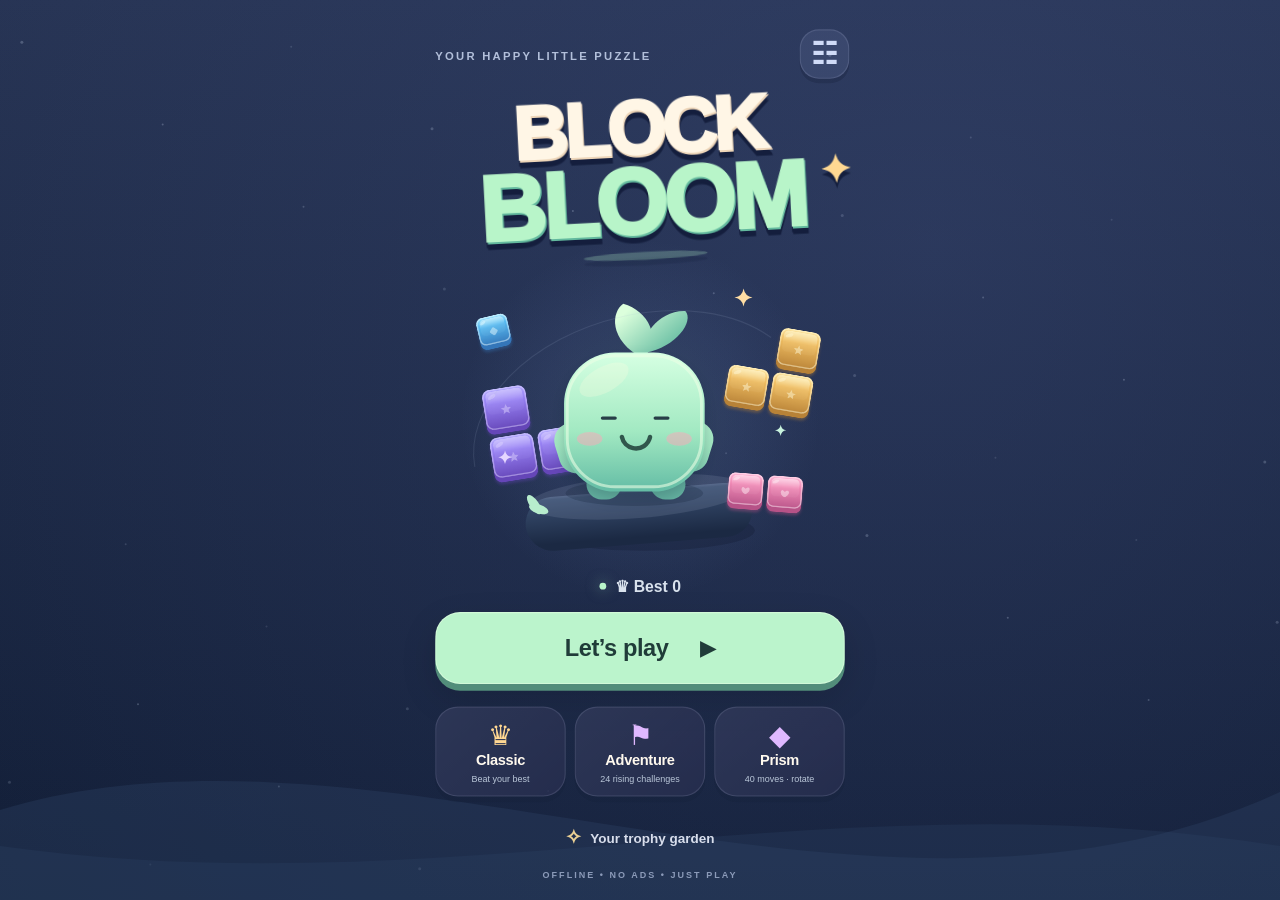
<file: block-bloom-luna-plus/index.html>
<!doctype html>
<html lang="en">
<head>
<meta charset="utf-8">
<meta name="viewport" content="width=device-width, initial-scale=1, maximum-scale=1, user-scalable=no, viewport-fit=cover">
<meta name="theme-color" content="#192345">
<meta name="description" content="Block Bloom: a joyful, offline block puzzle. No ads. Just a little space to play.">
<meta http-equiv="Content-Security-Policy" content="default-src 'none'; script-src 'self' 'unsafe-inline'; style-src 'self' 'unsafe-inline'; img-src 'self' data:; font-src 'none'; connect-src 'none'; media-src 'none'; object-src 'none'; base-uri 'none'; form-action 'none'">
<title>Block Bloom</title>
<style>
:root{color-scheme:dark;--ink:#fff9ee;--muted:#b7bedc;--mint:#bbf4cc;--panel:#252d50;--stroke:rgba(217,224,255,.13)}
*{box-sizing:border-box;-webkit-tap-highlight-color:transparent}html,body{margin:0;width:100%;height:100%;overflow:hidden;overscroll-behavior:none;background:#17223d;color:var(--ink);font-family:ui-rounded,"SF Pro Rounded","Arial Rounded MT Bold","Trebuchet MS",sans-serif;user-select:none;-webkit-user-select:none}button{font:inherit;color:inherit;border:0;cursor:pointer;touch-action:manipulation}button:focus-visible{outline:3px solid #fff2a8;outline-offset:4px}button:disabled{opacity:.35;cursor:default}button:active:not(:disabled){transform:translateY(3px) scale(.98)}button{transition:transform .12s,background .2s,opacity .2s}button[hidden],[hidden]{display:none!important}#game{position:absolute;inset:0;width:100%;height:100%;outline:0;touch-action:none}#stage{position:absolute;left:0;top:0;width:420px;height:850px;transform-origin:top left;pointer-events:none}#stage button,#stage .home-bottom,#home{pointer-events:auto}.screen{position:absolute;inset:0}.icon-button{width:44px;height:44px;display:grid;place-items:center;border-radius:17px;background:rgba(153,171,222,.12);border:1px solid var(--stroke);font-size:24px;font-weight:900;box-shadow:0 4px 0 rgba(6,12,29,.16)}#pause{position:absolute}#game-controls .tool{position:absolute;width:106px;height:62px;border-radius:20px;background:linear-gradient(155deg,rgba(131,146,199,.24),rgba(73,86,137,.2));border:1px solid rgba(204,219,255,.17);box-shadow:0 5px 0 rgba(7,16,43,.22);font-size:12px;font-weight:800;display:flex;flex-direction:column;align-items:center;gap:0;justify-content:center}.tool-icon{font-size:29px;height:34px;line-height:32px;color:#d1dcff}.tool b{position:absolute;top:-7px;right:7px;border-radius:12px;padding:4px 7px;min-width:24px;font-size:10px;background:#42476e;color:#ebf3ff;border:1px solid #7682b050}.tool.ready{background:linear-gradient(130deg,#bf8bff,#8e70e8)!important;border-color:#e6c7ff!important;box-shadow:0 5px 0 #5e44a5,0 0 24px #b890ee45!important}.tool.ready .tool-icon{color:white}.tool.armed{outline:3px solid #fff1aa}.home-settings{position:absolute;right:24px;top:26px;font-size:27px;color:#d0dbf7}.eyebrow{position:absolute;top:44px;left:28px;font-size:10px;letter-spacing:2px;font-weight:900;color:#b2bfda}h1{position:absolute;top:84px;left:0;width:100%;margin:0;text-align:center;line-height:.89;letter-spacing:-3px;transform:rotate(-3deg);font-weight:1000;filter:drop-shadow(0 5px 0 #141e3d)}h1>span{display:block;font-size:67px;font-weight:1000;color:#fff6e6;text-shadow:1px 2px 0 #eed6b9}h1 strong{position:relative;display:block;font-size:82px;font-weight:1000;color:#b8f5c9;text-shadow:1px 2px 0 #63b99e}.title-spark{position:absolute;right:25px;top:0;font-size:35px;color:#ffd892;text-shadow:none}h1:after{content:"";position:absolute;bottom:-14px;left:156px;width:110px;height:7px;background:#b8f5c9;border-radius:50%;opacity:.25}.home-bottom{position:absolute;left:28px;right:28px;bottom:18px}.cozy-label{display:flex;align-items:center;justify-content:center;gap:8px;margin-bottom:15px;font-size:14px;font-weight:700;color:#d9e2ed}.cozy-label i{width:6px;height:6px;border-radius:50%;background:#b8f5c9;box-shadow:0 0 12px #b8f5c980}.primary{width:100%;min-height:64px;border-radius:22px;padding:16px 24px;text-align:center;font-weight:900;font-size:21px;letter-spacing:-.4px;box-shadow:0 6px 0 #528d7a,0 12px 32px #0002;border:1px solid #efffe76b;background:#bbf4cc;color:#203c39}.primary.mint{display:flex;align-items:center;justify-content:center;gap:28px}.play-arrow{font-size:18px}.continue-button{width:100%;background:transparent;text-align:center;font-size:13px;color:#d1edd8;margin-top:10px;padding:8px;min-height:32px;text-decoration:underline;text-underline-offset:4px}.mode-row{display:flex;gap:10px;margin-top:20px}.mode-card{display:flex;align-items:center;gap:9px;flex:1;min-width:0;background:linear-gradient(140deg,#303959db,#272e4fdb);border:1px solid #b2bad628;border-radius:20px;padding:17px 11px;text-align:left;box-shadow:0 5px 0 #111b322f}.mode-card b{display:block;font-size:14px;letter-spacing:-.3px}.mode-card small{display:block;font-size:9px;color:#bac7d9;margin-top:5px;white-space:nowrap}.mode-icon{font-size:30px;line-height:34px}.gold{color:#ffd792}.rose{color:#dfb8ff}.chevron{font-size:23px;margin-left:auto;color:#99a7cc}.quiet-button{display:block;margin:17px auto 10px;padding:8px 14px;background:none;color:#d8deec;font-size:12px;font-weight:700}.quiet-button>span:first-child{font-size:18px;color:#ebd094;vertical-align:-1px;margin-right:4px}.privacy-line{font-size:8px;font-weight:800;letter-spacing:1.8px;text-align:center;color:#8c9bb9;margin-top:6px}.overlay{position:fixed;inset:0;z-index:10;display:flex;align-items:center;justify-content:center;padding:24px 18px;background:rgba(8,14,35,.76);backdrop-filter:blur(10px);-webkit-backdrop-filter:blur(10px)}.modal{width:min(100%,400px);max-height:calc(100dvh - 40px);overflow:auto;overscroll-behavior:contain;touch-action:pan-y;padding:26px 22px;border-radius:30px;background:linear-gradient(155deg,#343d62,#232b4b 70%);border:1px solid #cad7ff2d;box-shadow:0 25px 90px #0006,0 7px 0 #0c142d;position:relative;text-align:center}.modal h2{font-size:29px;letter-spacing:-1px;line-height:1.1;margin:7px 0 10px;font-weight:1000}.modal p{font-size:13px;color:#c1cbe1;line-height:1.65;margin:10px 0 20px}.modal .modal-symbol{font-size:52px;line-height:1.1;color:#baf4cc}.modal .primary{font-size:17px;min-height:52px;border-radius:17px;margin-top:9px;box-shadow:0 5px 0 #578b7b;padding:12px 18px}.secondary{width:100%;background:#45527666;border:1px solid #ffffff20;border-radius:16px;padding:14px 18px;font-size:14px;font-weight:700;margin-top:12px;min-height:48px;box-shadow:0 4px 0 #11182e44}.text-button{background:transparent;padding:14px;min-height:44px;color:#b8c5de;font-size:12px;margin-top:5px}.settings-list{text-align:left;margin:18px 0}.setting-row{padding:13px 0;border-bottom:1px solid #b8c8ed13;display:flex;align-items:center;justify-content:space-between;gap:12px}.setting-row b{font-size:14px}.setting-row small{display:block;font-size:10px;color:#aab9d5;margin-top:4px}.toggle{width:46px;height:28px;min-width:46px;border-radius:18px;padding:4px;background:#58617b;box-shadow:inset 0 2px 3px #0003;position:relative}.toggle span{display:block;width:20px;height:20px;border-radius:100%;background:#e9e8ee;box-shadow:0 2px 4px #0003;transition:transform .2s}.toggle.on{background:#9edfb9}.toggle.on span{transform:translateX(18px);background:white}.segmented{display:flex;gap:6px;margin-top:10px}.segmented button{flex:1;min-height:40px;border:1px solid #fff2;background:#1b254170;border-radius:12px;font-size:12px;padding:8px}.segmented .active{background:#baf4cc;color:#22413b;border-color:#cdfadc;font-weight:900}.settings-caption{text-align:left;margin:19px 0 6px;font-size:11px;color:#c0cde3}.themes{display:flex;gap:10px}.theme-button{flex:1;height:56px;border-radius:14px;border:2px solid transparent;font-size:11px;font-weight:900;box-shadow:inset 0 0 0 1px #fff2}.theme-button.active{border-color:#faf2c9}.theme-button[data-theme=sky]{background:linear-gradient(120deg,#52618a,#24344f)}.theme-button[data-theme=candy]{background:linear-gradient(120deg,#9d6399,#3a2b58)}.theme-button[data-theme=forest]{background:linear-gradient(120deg,#4e877f,#1c3c46)}#toast{position:fixed;bottom:max(26px,env(safe-area-inset-bottom));left:50%;transform:translate(-50%,18px);z-index:30;border-radius:18px;padding:13px 19px;text-align:center;background:#f8f4e9;color:#293955;max-width:90vw;width:max-content;box-shadow:0 8px 35px #0004;font-weight:800;font-size:13px;opacity:0;transition:opacity .2s,transform .2s;pointer-events:none}#toast.visible{opacity:1;transform:translate(-50%,0)}.levels{display:grid;grid-template-columns:repeat(4,1fr);gap:10px;margin:15px 0}.level-button{min-height:70px;background:#35425e;border-radius:17px;border:1px solid #ffffff17;box-shadow:0 4px 0 #141d34;font-size:20px;font-weight:900}.level-button.unlocked{background:linear-gradient(150deg,#7582b9,#535d91)}.level-button.current{background:linear-gradient(135deg,#c5f6d1,#90d5b9);color:#214239;border-color:#deffe0}.level-stars{font-size:11px;display:block;color:#ffda8f;letter-spacing:1px;margin-top:5px;min-height:12px}.world-label{text-transform:uppercase;font-size:10px;letter-spacing:2px;color:#b0c7dc;text-align:left;margin:18px 0 6px}.score-big{font-size:54px;font-weight:1000;letter-spacing:-2px;color:#fff6df;line-height:1.2}.result-stats{display:flex;justify-content:center;gap:28px;margin:17px 0 22px}.result-stats b{display:block;font-size:21px}.result-stats small{display:block;color:#adbad4;font-size:10px;margin-top:4px}.result-stars{font-size:38px;letter-spacing:10px;color:#ffcf7a;margin:14px 0}.trophies{display:grid;grid-template-columns:1fr 1fr;gap:10px;margin-top:18px}.trophy{border:1px solid #b9c6e91c;border-radius:18px;background:#19244155;padding:14px 8px;opacity:.4}.trophy.earned{opacity:1;background:#80725925;border-color:#dac59e44}.trophy .trophy-icon{font-size:28px;color:#ffda96}.trophy b{display:block;font-size:11px;margin-top:7px}.trophy small{display:block;font-size:9px;color:#c6d0e1;line-height:1.4;margin-top:5px}.score-table{margin-top:20px;display:flex;gap:10px}.score-table>div{flex:1;padding:15px 8px;border-radius:16px;background:#1c2540b0}.score-table strong{display:block;color:#f8dfab;font-size:24px}.score-table small{font-size:10px;color:#b4c4de}.help-step{display:flex;text-align:left;align-items:center;gap:15px;margin:18px 0}.help-step>span{font-size:25px;color:#baf4cc;min-width:37px}.help-step b{font-size:13px}.help-step small{display:block;font-size:11px;line-height:1.5;color:#bbc8df;margin-top:4px}.sr-only{position:absolute;width:1px;height:1px;padding:0;margin:-1px;overflow:hidden;clip:rect(0,0,0,0);white-space:nowrap;border:0}.footer-note{font-size:9px!important;margin-bottom:0!important;color:#99a9c8!important}.confirm-actions{display:flex;gap:10px}.confirm-actions button{flex:1}@media (prefers-reduced-motion:reduce){*{transition:none!important;animation:none!important}}@media (max-height:620px) and (orientation:landscape){.overlay{padding:12px}.modal{max-height:calc(100dvh - 24px);padding:18px 22px}.modal h2{font-size:24px}}


.mode-card{flex-direction:column;align-items:center;text-align:center;padding:10px 4px;gap:1px}.mode-card .chevron{display:none}.mode-card small{font-size:8px}.mode-card .mode-icon{font-size:25px;line-height:28px}.mode-card b{font-size:13px}.mode-row{gap:8px}.score-table{display:grid!important;grid-template-columns:1fr 1fr;gap:14px}.score-table>div{min-width:0!important}.score-table strong{font-size:27px!important}.score-table small{display:block;font-size:11px;color:#b7c7de}.level-target{display:block;font-size:8px;font-weight:600;color:#d9e4f1;margin:3px}.level-button.current .level-target{color:#375755}.level-button{min-height:88px}.palettes{display:grid;grid-template-columns:1fr 1fr;gap:8px}.palette-button{background:#263352;border:2px solid #ffffff1b;border-radius:14px;padding:12px 5px;color:#eaf1ff}.palette-button.active{border-color:#c2f5ce}.palette-button b{font-size:12px}.palette-button span{display:flex;justify-content:center;gap:3px;margin-top:8px}.palette-button i{width:15px;height:15px;border-radius:5px}.mission-list{display:grid;gap:13px;background:#15244277;border:1px solid #fff2;border-radius:18px;padding:20px 12px;color:#e9f0ff;font-size:13px}.mission-list b{font-size:23px;color:#c0f1d1}.difficulty{height:7px;background:#16213b;border-radius:5px;margin:12px 0 22px;overflow:hidden}.difficulty i{display:block;height:100%;background:linear-gradient(90deg,#a6eacb,#d4a9ff)}.restore{text-align:left;background:#14233c66;padding:16px;border:1px solid #fff2;border-radius:16px;margin:18px 0}.restore summary{font-size:14px;font-weight:800;cursor:pointer}.restore label{display:block;font-size:11px;color:#c7d1e6;margin:12px 0 7px}.restore input,.restore select,.backup-code{color:#f5f7ff;background:#122139;border:1px solid #899bb85c;border-radius:12px;padding:12px;width:100%;font:inherit;user-select:text;-webkit-user-select:text}.restore input{font-size:22px}.backup-code{height:135px;font:12px monospace;resize:vertical}.shape-gallery{display:grid;grid-template-columns:repeat(6,1fr);gap:5px;max-height:420px;overflow:auto}.shape-gallery>div{background:#16274488;border-radius:9px}.shape-gallery svg{width:100%;height:50px}.shape-gallery small{display:block;font-size:9px;color:#adbbd1;margin-bottom:5px}
</style>
</head>
<body>
<canvas id="game" aria-label="Block Bloom puzzle board. Use keys 1, 2, 3 to select a shape, arrow keys to aim, Enter to place." tabindex="0"></canvas>
<div id="stage">
  <div id="game-controls" hidden>
    <button id="pause" class="icon-button" aria-label="Pause">Ⅱ</button>
    <button id="hint" class="tool" aria-label="Show a helpful move"><span class="tool-icon">✦</span><span data-i18n="hint">Hint</span></button>
    <button id="undo" class="tool" aria-label="Undo the last move"><span class="tool-icon">↶</span><span data-i18n="undo">Undo</span><b id="undo-count">2</b></button>
    <button id="blast" class="tool bloom-tool" aria-label="Bloom blast: clear a three by three area"><span class="tool-icon">✿</span><span data-i18n="bloom">Bloom</span><b id="bloom-count">0/6</b></button>
<button id="rotate" class="tool" hidden aria-label="Rotate selected shape"><span class="tool-icon">↻</span><span data-i18n="rotate">Rotate</span><b>∞</b></button>
  </div>
  <section id="home" class="screen home-screen">
    <button id="home-settings" class="icon-button home-settings" aria-label="Settings">☷</button>
    <div class="eyebrow" data-i18n="homeTag">YOUR HAPPY LITTLE PUZZLE</div>
    <h1><span>BLOCK</span><strong>BLOOM<span class="title-spark">✦</span></strong></h1>
    <div class="home-bottom">
      <div class="cozy-label"><i></i><span id="home-best">♛ Best 0</span></div>
      <button id="play-cozy" class="primary mint"><span data-i18n="letsPlay">Let’s play</span><span class="play-arrow">▶</span></button>
      <button id="continue" class="continue-button" hidden data-i18n="continue">Continue your game</button>
      <div class="mode-row">
        <button id="play-classic" class="mode-card"><span class="mode-icon gold">♛</span><span><b data-i18n="classic">Classic</b><small data-i18n="chaseScore">Beat your best</small></span><span class="chevron">›</span></button>
        <button id="play-adventure" class="mode-card"><span class="mode-icon rose">⚑</span><span><b data-i18n="adventure">Adventure</b><small data-i18n="littleWorlds">24 little worlds</small></span><span class="chevron">›</span></button>
<button id="play-prism" class="mode-card"><span class="mode-icon rose">◆</span><span><b data-i18n="prism">Prism</b><small data-i18n="prismSub">40 moves · rotate</small></span></button>
      </div>
      <button id="collection" class="quiet-button"><span>✧</span> <span data-i18n="yourGarden">Your trophy garden</span></button>
      <div class="privacy-line"><span data-i18n="private">OFFLINE • NO ADS • JUST PLAY</span></div>
    </div>
  </section>
</div>
<div id="overlay" class="overlay" hidden>
 <section id="modal" class="modal" role="dialog" aria-modal="true" aria-labelledby="modal-title" tabindex="-1"></section>
</div>
<div id="toast" role="status" aria-live="polite"></div>
<div id="live" class="sr-only" aria-live="polite"></div>
<script>
/* Block Bloom • Original deterministic puzzle engine. No dependencies. */
(function(root, factory) {
  const api = factory();
  if (typeof module === 'object' && module.exports) module.exports = api;
  else root.BloomEngine = api;
})(typeof self !== 'undefined' ? self : this, function() {
  'use strict';
  const N = 8, MAX_CHARGE = 6, VERSION = 2;
  const copy = o => JSON.parse(JSON.stringify(o));
  const SHAPES = [
    [[0,0]], [[0,0],[1,0]], [[0,0],[0,1]],
    [[0,0],[1,0],[2,0]], [[0,0],[0,1],[0,2]],
    [[0,0],[1,0],[0,1]], [[0,0],[1,0],[1,1]],
    [[0,0],[0,1],[1,1]], [[1,0],[0,1],[1,1]],
    [[0,0],[1,0],[0,1],[1,1]],
    [[0,0],[1,0],[2,0],[3,0]], [[0,0],[0,1],[0,2],[0,3]],
    [[0,0],[1,0],[2,0],[1,1]], [[1,0],[0,1],[1,1],[1,2]],
    [[1,0],[0,1],[1,1],[2,1]], [[0,0],[0,1],[1,1],[0,2]],
    [[0,0],[1,0],[1,1],[2,1]], [[1,0],[0,1],[1,1],[0,2]],
    [[1,0],[2,0],[0,1],[1,1]], [[0,0],[0,1],[1,1],[1,2]],
    [[0,0],[0,1],[0,2],[1,2]], [[0,0],[1,0],[2,0],[0,1]],
    [[0,0],[1,0],[1,1],[1,2]], [[2,0],[0,1],[1,1],[2,1]],
    [[0,0],[1,0],[2,0],[3,0],[4,0]], [[0,0],[0,1],[0,2],[0,3],[0,4]],
    [[0,0],[1,0],[2,0],[0,1],[1,1],[2,1]],
    [[0,0],[1,0],[0,1],[1,1],[0,2],[1,2]],
    [[0,0],[1,0],[2,0],[0,1],[0,2]],
    [[0,0],[1,0],[2,0],[0,1],[1,1],[2,1],[0,2],[1,2],[2,2]]
  ];
  SHAPES.push(...[[[0,0],[2,0],[0,1],[1,1],[2,1]],[[0,0],[1,0],[0,1],[0,2],[1,2]],[[0,0],[1,0],[2,0],[0,1],[2,1]],[[0,0],[1,0],[1,1],[0,2],[1,2]],[[1,0],[0,1],[1,1],[2,1],[1,2]],[[0,0],[0,1],[1,1],[1,2],[2,2]],[[2,0],[1,1],[2,1],[0,2],[1,2]],[[0,0],[1,0],[1,1],[2,1],[2,2]],[[1,0],[2,0],[0,1],[1,1],[0,2]],[[0,0],[1,0],[2,0],[1,1],[1,2]],[[1,0],[1,1],[0,2],[1,2],[2,2]],[[0,0],[0,1],[1,1],[2,1],[0,2]],[[2,0],[0,1],[1,1],[2,1],[2,2]],[[0,0],[0,1],[0,2],[0,3],[1,3]],[[1,0],[1,1],[1,2],[0,3],[1,3]],[[0,0],[1,0],[2,0],[3,0],[0,1]],[[0,0],[1,0],[0,1],[1,1],[0,2]],[[0,0],[1,0],[0,1],[1,1],[1,2]]]);
  function rand(s) {
    s.rng = (s.rng + 0x6D2B79F5) >>> 0;
    let t=s.rng;
    t=Math.imul(t ^ (t>>>15),t|1); t ^= t+Math.imul(t ^ (t>>>7),t|61);
    return ((t ^ (t>>>14))>>>0)/4294967296;
  }
  function dims(cells) { return {w:Math.max(...cells.map(c=>c[0]))+1,h:Math.max(...cells.map(c=>c[1]))+1}; }
  function fits(board,cells,x,y) {
    if (!Number.isInteger(x)||!Number.isInteger(y)||!Array.isArray(cells)||!cells.length) return false;
    return cells.every(c => x+c[0]>=0 && y+c[1]>=0 && x+c[0]<N && y+c[1]<N && !board[(y+c[1])*N+x+c[0]]);
  }
  function positions(board,cells) {
    const a=[],d=dims(cells);
    for(let y=0;y<=N-d.h;y++) for(let x=0;x<=N-d.w;x++) if(fits(board,cells,x,y)) a.push({x,y});
    return a;
  }
  function lines(board) {
    const rows=[],cols=[],indices=new Set();
    for(let i=0;i<N;i++) {
      if(board.slice(i*N,i*N+N).every(Boolean)) rows.push(i);
      let full=true; for(let j=0;j<N;j++) if(!board[j*N+i]){full=false;break;}
      if(full) cols.push(i);
    }
    rows.forEach(y=>{for(let x=0;x<N;x++)indices.add(y*N+x);});
    cols.forEach(x=>{for(let y=0;y<N;y++)indices.add(y*N+x);});
    return {rows,cols,indices:[...indices],count:rows.length+cols.length};
  }
  function simulate(board,piece,x,y) {
    const b=board.slice();
    if(!fits(b,piece.cells,x,y)) return null;
    for(const c of piece.cells) b[(y+c[1])*N+x+c[0]]=piece.color;
    const clear=lines(b); clear.indices.forEach(i=>b[i]=0);
    return {board:b,clear};
  }
  function heuristic(board) {
    let h=0;
    for(let y=0;y<N;y++) for(let x=0;x<N;x++) {
      const i=y*N+x;
      if(board[i]) {h+=0.3; continue;}
      let neighbours=0;
      if(x===0||board[i-1]) neighbours++;
      if(x===7||board[i+1]) neighbours++;
      if(y===0||board[i-8]) neighbours++;
      if(y===7||board[i+8]) neighbours++;
      if(neighbours===4)h+=9;
      else if(neighbours===3)h+=2;
    }
    return h;
  }
  function rotated(cells,turns=1) {
    let out=copy(cells);
    for(let i=0;i<((turns%4)+4)%4;i++){
      const h=dims(out).h;out=out.map(([x,y])=>[h-1-y,x]);
      const mx=Math.min(...out.map(c=>c[0])),my=Math.min(...out.map(c=>c[1]));
      out=out.map(([x,y])=>[x-mx,y-my]);
    }
    return out;
  }
  function hint(s) {
    let best=null;
    s.tray.forEach((p,slot)=>{
      if(!p)return;
      for(let turns=0;turns<(s.mode==='prism'?4:1);turns++){
        const piece={...p,cells:rotated(p.cells,turns)};
        for(const pos of positions(s.board,piece.cells)) {
          const r=simulate(s.board,piece,pos.x,pos.y);
          const value=r.clear.count*150-heuristic(r.board)+piece.cells.length*0.7;
          if(!best||value>best.value) best={slot,x:pos.x,y:pos.y,value,turns,lines:r.clear.count};
        }
      }
    });
    return best;
  }
  function hasMove(s) {
    return s.tray.some(p=>p && (s.mode==='prism'?[0,1,2,3]:[0]).some(t=>positions(s.board,rotated(p.cells,t)).length>0));
  }
  function pool(s) {
    if(s.mode==='cozy')return s.moves<16 ? SHAPES.slice(0,10) : SHAPES.slice(0,24);
    if(s.mode==='adventure')return SHAPES.slice(0,levelSpec(s.level).shapeCount);
    if(s.mode==='prism')return SHAPES;
    return SHAPES.slice(0,s.score<1500?24:s.score<5000?30:48);
  }
  // Construct a hand along a simulated legal route, then shuffle the hand.
  // This guarantees that there is a route to place all three pieces when dealt,
  // not that every arbitrary placement the player makes will remain solvable.
  function deal(s) {
    let board=s.board.slice(), hand=[];
    for(let k=0;k<3;k++) {
      const available=pool(s).map(c=>({cells:c,pos:positions(board,c)})).filter(o=>o.pos.length);
      if(!available.length) {
        hand.push({cells:[[0,0]],color:1+Math.floor(rand(s)*6),uid:++s.uid});
        continue;
      }
      // Single squares remain possible, but never dominate healthy boards.
      let pick=available[Math.floor(rand(s)*available.length)];
      if(pick.cells.length===1&&available.length>3&&rand(s)>.23)pick=available[1+Math.floor(rand(s)*(available.length-1))];
      const p={cells:copy(pick.cells),color:1+Math.floor(rand(s)*6),uid:++s.uid};
      let pos=pick.pos[Math.floor(rand(s)*pick.pos.length)];
      if(s.mode!=='classic'||rand(s)<.75) {
        let v=-1e9;
        for(const a of pick.pos){const r=simulate(board,p,a.x,a.y),q=r.clear.count*100-heuristic(r.board);if(q>v){v=q;pos=a;}}
      }
      board=simulate(board,p,pos.x,pos.y).board;
      hand.push(p);
    }
    for(let i=hand.length-1;i>0;i--){let j=Math.floor(rand(s)*(i+1));[hand[i],hand[j]]=[hand[j],hand[i]];}
    s.tray=hand; s.hands++;
  }
  function levelSpec(level) {
    level=Math.max(1,Math.min(24,Math.floor(level)||1));
    const target=level+2;
    // Every level has a strictly higher line target. The move allowance per
    // required line shrinks; later boards use a larger shape vocabulary.
    return {
      target,moves:Math.ceil(target*(4.5-(level-1)*0.055)+4),
      seed:(0xB1000+level*17353)>>>0,world:Math.floor((level-1)/8),
      shapeCount:Math.min(48,12+level*2),
      prefill:Math.min(18,4+Math.floor(level*.6)),
      helpers:level<=8?3:level<=16?2:1,
      comboTarget:level<9?0:level<17?2:3,
      gemColor:level>=5&&level%3===2?1+Math.floor(level/3)%6:0,
      gemTarget:level>=5&&level%3===2?5+Math.floor(level/3):0
    };
  }
  function newGame(mode='cozy',level=1,seed) {
    if(!['cozy','classic','adventure','prism'].includes(mode))mode='cozy';
    level=Math.max(1,Math.min(24,Math.floor(level)||1));
    const spec=levelSpec(level);
    const startSeed=seed===undefined ? (mode==='adventure'?spec.seed:Date.now()>>>0) : seed>>>0;
    const s={v:VERSION,id:Date.now().toString(36)+'-'+startSeed.toString(36), mode,level,rng:startSeed,
      board:Array(64).fill(0),tray:[],score:0,lines:0,moves:0,combo:0,grace:0,bestCombo:0,
      charge:0,shuffles:mode==='cozy'?99:mode==='adventure'?spec.helpers:mode==='prism'?3:2,undos:mode==='cozy'?99:mode==='adventure'?spec.helpers:mode==='prism'?5:2,uid:0,hands:0,
      target:mode==='adventure'?spec.target:0,moveLimit:mode==='adventure'?spec.moves:mode==='prism'?40:0,
      comboTarget:mode==='adventure'?spec.comboTarget:0,gemColor:mode==='adventure'?spec.gemColor:0,gemTarget:mode==='adventure'?spec.gemTarget:0,gems:0,
      status:'playing',rescues:0,blasts:0,perfects:0,undoState:null};
    // Welcoming starter board. One easy clear is available in every mode.
    const bottomGap=3;
    for(let x=0;x<8;x++)if(x<bottomGap||x>bottomGap+2)s.board[7*8+x]=4;
    if(mode==='adventure') {
      const candidates=[];
      for(let y=2;y<7;y++)for(let x=0;x<8;x++)candidates.push(y*8+x);
      for(let i=candidates.length-1;i>0;i--){const j=Math.floor(rand(s)*(i+1));[candidates[i],candidates[j]]=[candidates[j],candidates[i]];}
      candidates.slice(0,spec.prefill).forEach((i,j)=>s.board[i]=(spec.gemColor&&j<spec.gemTarget)?spec.gemColor:1+Math.floor(rand(s)*6));
    }
    s.tray=[{cells:[[0,0],[1,0],[2,0]],color:4,uid:++s.uid},
      {cells:[[0,0],[1,0],[0,1],[1,1]],color:1,uid:++s.uid},
      {cells:[[0,0],[0,1],[1,1]],color:3,uid:++s.uid}];
    if(mode==='prism')deal(s);
    return s;
  }
  function remember(s) {
    const prev=copy(s); prev.undoState=null;
    s.undoState=prev;
  }
  function rescue(s) {
    const removed=[];
    // One dense row opens a space of at least 8 contiguous squares.
    let best=0,occupied=-1;
    for(let y=0;y<8;y++){const n=s.board.slice(y*8,y*8+8).filter(Boolean).length;if(n>occupied){occupied=n;best=y;}}
    for(let x=0;x<8;x++){let i=best*8+x;if(s.board[i]){removed.push({i,color:s.board[i]});s.board[i]=0;}}
    s.rescues++; s.combo=0; s.grace=0; deal(s);
    return removed;
  }
  function updateStatus(s,event) {
    if(s.mode==='adventure'&&s.lines>=s.target&&s.bestCombo>=s.comboTarget&&s.gems>=s.gemTarget){s.status='won';return;}
    if(s.mode==='adventure'&&s.moves>=s.moveLimit){s.status='lost';return;}
    if(s.mode==='prism'&&s.moves>=s.moveLimit){s.status='won';return;}
    if(!hasMove(s)) {
      if(s.mode==='cozy')event.rescued=rescue(s);
      else s.status='stuck';
    } else s.status='playing';
  }
  function place(s,slot,x,y) {
    if(s.status!=='playing'||!Number.isInteger(slot)||slot<0||slot>2)return {ok:false};
    const p=s.tray[slot];
    if(!p||!fits(s.board,p.cells,x,y))return {ok:false};
    remember(s);
    const placed=[];
    p.cells.forEach(c=>{let i=(y+c[1])*N+x+c[0];s.board[i]=p.color;placed.push(i);});
    s.tray[slot]=null; s.moves++;
    const clear=lines(s.board), removed=clear.indices.map(i=>({i,color:s.board[i]}));
    let earned=p.cells.length*10,perfect=false;
    if(clear.count) {
      s.combo=s.grace>0?s.combo+1:1;
      s.grace=s.mode==='cozy'?3:2;
      s.bestCombo=Math.max(s.bestCombo,s.combo);
      s.lines+=clear.count;
      if(s.gemColor)s.gems+=removed.filter(o=>o.color===s.gemColor).length;
      s.charge=Math.min(MAX_CHARGE,s.charge+clear.count);
      earned+=120*clear.count*clear.count+40*(s.combo-1)*clear.count;
      clear.indices.forEach(i=>s.board[i]=0);
      if(!s.board.some(Boolean)){earned+=600;perfect=true;s.perfects++;}
    } else {
      s.grace=Math.max(0,s.grace-1);
      if(!s.grace)s.combo=0;
    }
    if(s.mode==='prism')earned*=1+Math.min(4,Math.floor(s.lines/5));
    s.score+=earned;
    if(s.tray.every(p=>!p))deal(s);
    const event={ok:true,placed,removed,clear,earned,perfect,combo:s.combo};
    updateStatus(s,event);
    return event;
  }
  function undo(s) {
    if(!s.undoState||s.undos<=0||s.status==='won')return {ok:false};
    const remaining=s.undos-1, shuffles=s.shuffles,prev=copy(s.undoState);
    Object.keys(s).forEach(k=>delete s[k]); Object.assign(s,prev);
    // Undo does not refund utility charges used after the move.
    s.undos=remaining; s.shuffles=Math.min(s.shuffles,shuffles);s.undoState=null;s.status='playing';
    return {ok:true};
  }
  function shuffle(s) {
    if(s.shuffles<=0||!['playing','stuck'].includes(s.status))return {ok:false};
    s.shuffles--;s.undoState=null;deal(s);
    const event={ok:true};updateStatus(s,event);return event;
  }
  function blast(s,x,y) {
    if(s.charge<MAX_CHARGE||!['playing','stuck'].includes(s.status)||!Number.isInteger(x)||!Number.isInteger(y)||x<0||x>7||y<0||y>7)return {ok:false};
    const removed=[];
    for(let yy=Math.max(0,y-1);yy<=Math.min(7,y+1);yy++)for(let xx=Math.max(0,x-1);xx<=Math.min(7,x+1);xx++) {
      let i=yy*8+xx;if(s.board[i])removed.push({i,color:s.board[i]});
    }
    if(!removed.length)return {ok:false};
    s.undoState=null;s.charge=0;s.blasts++;
    if(s.gemColor)s.gems+=removed.filter(o=>o.color===s.gemColor).length;
    removed.forEach(c=>s.board[c.i]=0);
    const earned=removed.length*20;s.score+=earned;
    const event={ok:true,removed,earned,blast:true};
    updateStatus(s,event);return event;
  }
  function rotate(s,slot,turns=1){
    if(s.mode!=='prism'||!['playing','stuck'].includes(s.status)||!Number.isInteger(slot)||slot<0||slot>2||!s.tray[slot])return {ok:false};
    s.tray[slot].cells=rotated(s.tray[slot].cells,turns);
    const ev={ok:true};updateStatus(s,ev);return ev;
  }
  function stars(s) {
    if(s.status!=='won')return 0;
    const used=s.moves/s.moveLimit;
    return used<=.6?3:used<=.85?2:1;
  }
  function validate(s) {
    if(!s||s.v!==VERSION||!['cozy','classic','adventure','prism'].includes(s.mode)||!['playing','stuck','won','lost'].includes(s.status))return false;
    if(!Array.isArray(s.board)||s.board.length!==64||!s.board.every(c=>Number.isInteger(c)&&c>=0&&c<=6))return false;
    if(!Array.isArray(s.tray)||s.tray.length!==3)return false;
    for(const p of s.tray)if(p) {
      if(!Number.isInteger(p.color)||p.color<1||p.color>6||!Array.isArray(p.cells)||!p.cells.length||p.cells.length>9)return false;
      const seen=new Set();
      for(const c of p.cells) {
        if(!Array.isArray(c)||c.length!==2||!c.every(v=>Number.isInteger(v)&&v>=0&&v<5)||seen.has(c.join(',')))return false;
        seen.add(c.join(','));
      }
    }
    for(const k of ['rng','score','lines','moves','combo','grace','bestCombo','charge','shuffles','undos','uid','hands','rescues','blasts','perfects','level','target','moveLimit','comboTarget','gemColor','gemTarget','gems'])if(!Number.isFinite(s[k])||s[k]<0||!Number.isInteger(s[k]))return false;
    if(s.charge>6||s.level<1||s.level>24||s.grace>3||typeof s.id!=='string')return false;
    if(s.mode==='adventure'){const z=levelSpec(s.level);if(s.target!==z.target||s.moveLimit!==z.moves||s.comboTarget!==z.comboTarget||s.gemColor!==z.gemColor||s.gemTarget!==z.gemTarget)return false;}
    if(s.mode==='prism'&&s.moveLimit!==40)return false;
    if(s.undoState && (!validate({...s.undoState,undoState:null})||s.undoState.id!==s.id))return false;
    return true;
  }
  function serialize(s){return JSON.stringify(s);}
  function restore(json){try{const s=JSON.parse(json);return validate(s)?s:null;}catch(_){return null;}}
  return {N,MAX_CHARGE,SHAPES,copy,dims,fits,positions,lines,simulate,hint,hasMove,newGame,deal,place,undo,shuffle,blast,stars,validate,serialize,restore,levelSpec,rotate,rotated,pool};
});

</script>
<script>
/* Small, versioned, offline persistence adapter. Android commits on its JS bridge
   worker before returning; localStorage remains a secondary copy/browser fallback. */
(function(root,factory){const api=factory();if(typeof module==='object'&&module.exports)module.exports=api;else root.BloomPersistence=api;})(typeof self!=='undefined'?self:this,function(){
 'use strict';
 const MODES=['cozy','classic','adventure','prism'];
 const KEYS=['bloom.game','bloom.profile','bloom.settings'];
 function parse(s,fallback=null){try{return JSON.parse(s)||fallback;}catch(_){return fallback;}}
 function integer(n,max=1000000000){return Number.isFinite(Number(n))?Math.min(max,Math.max(0,Math.floor(Number(n)))):0;}
 function normalizeProfile(p){
   p=p&&typeof p==='object'?p:{};
   const r={bests:{},levelStars:{},unlocked:1,achievements:{},finished:[],tutorial:!!p.tutorial};
   for(const m of MODES)r.bests[m]=integer(p.bests&&p.bests[m]);
   for(let n=1;n<=24;n++)if(p.levelStars&&integer(p.levelStars[n],3))r.levelStars[n]=integer(p.levelStars[n],3);
   r.unlocked=Math.max(1,integer(p.unlocked,24));
   for(const a of ['first','double','combo','thousand','perfect','explorer','blast','collector'])r.achievements[a]=!!(p.achievements&&p.achievements[a]);
   if(p.restoredBest)r.restoredBest=true;
   return r;
 }
 function mergeProfiles(a,b){const r=normalizeProfile(a),q=normalizeProfile(b);for(const m of MODES)r.bests[m]=Math.max(r.bests[m],q.bests[m]);for(let n=1;n<=24;n++)r.levelStars[n]=Math.max(r.levelStars[n]||0,q.levelStars[n]||0);r.unlocked=Math.max(r.unlocked,q.unlocked);r.tutorial||=q.tutorial;for(const a in q.achievements)r.achievements[a]||=q.achievements[a];r.restoredBest=!!(r.restoredBest||q.restoredBest);return r;}
 function create(local,native){
   const mem=Object.create(null);let dirty=false,last='',nativeOK=false;
   let disk={};try{if(native)disk=parse(native.read(),{})||{};}catch(_){}
   for(const k of KEYS){let browser=null;try{browser=local.getItem(k);}catch(_){};mem[k]=typeof disk[k]==='string'?disk[k]:browser;}
   // Never let an older checkpoint or an Undo erase an existing record.
   let browserProfile=null;try{browserProfile=local.getItem('bloom.profile');}catch(_){}
   mem['bloom.profile']=JSON.stringify(mergeProfiles(parse(mem['bloom.profile'],{}),parse(browserProfile,{})));
   return {
     get:k=>Object.prototype.hasOwnProperty.call(mem,k)?mem[k]:null,
     set(k,v){if(!KEYS.includes(k))return;if(k==='bloom.profile')v=JSON.stringify(mergeProfiles(parse(mem[k],{}),parse(v,{})));if(mem[k]!==v){mem[k]=v;dirty=true;}try{local.setItem(k,v);}catch(_){}},
     del(k){if(!KEYS.includes(k))return;mem[k]=null;dirty=true;try{local.removeItem(k);}catch(_){}},
     flush(){const s=JSON.stringify(mem);if(s===last&&(!native||nativeOK))return true;let ok=false;if(native){try{ok=!!native.write(s);nativeOK=ok;}catch(_){nativeOK=false;}}else{try{for(const k of KEYS){if(mem[k]===null)local.removeItem(k);else local.setItem(k,mem[k]);}ok=true;}catch(_){}}if(ok){last=s;dirty=false;}return ok;},
     durable:()=>!!native&&nativeOK,
     snapshot:()=>JSON.parse(JSON.stringify(mem))
   };
 }
 function record(p,s){p=normalizeProfile(p);if(s&&MODES.includes(s.mode))p.bests[s.mode]=Math.max(p.bests[s.mode],integer(s.score));return p;}
 return {create,parse,normalizeProfile,mergeProfiles,record,MODES,integer};
});

</script>
<script>
/* Block Bloom • Rendering, touch input, audio and local-only persistence. */
(function(){
'use strict';
const E=window.BloomEngine,$=id=>document.getElementById(id),canvas=$('game'),ctx=canvas.getContext('2d',{alpha:false});
const STR={
 en:{homeTag:'YOUR HAPPY LITTLE PUZZLE',relax:'Big smiles. No rush.',letsPlay:'Let’s play',continue:'Continue your game',classic:'Classic',cozy:'Cozy',adventure:'Adventure',chaseScore:'Beat your best',littleWorlds:'24 little worlds',yourGarden:'Your trophy garden',private:'OFFLINE • NO ADS • JUST PLAY',hint:'Hint',undo:'Undo',bloom:'Bloom',score:'SCORE',best:'BEST',noRush:'Take your time. Make something lovely.',drag:'Drag a shape. Fill a row or column.',selected:'Tap the board to place your shape.',pick:'Pick a shape below',combo:'COMBO',line:'LINE',lines:'LINES',moves:'MOVES',level:'LEVEL',bloomReady:'Your Bloom is ready!',bloomTip:'Tap the board to bloom a 3 × 3 space.',great:'LOVELY!',double:'DOUBLE BLOOM!',triple:'TRIPLE BLOOM!',perfect:'ALL CLEAR!',comboPop:'LOOK AT YOU!',rescued:'Pip made a little room for you.',badPlace:'A little more room is needed there.',settings:'Make it yours',settingsDesc:'A little space that feels just right.',sound:'Sound effects',soundDesc:'Soft pops and happy little chords',music:'Gentle music',musicDesc:'A quiet, original melody',motion:'Reduced motion',motionDesc:'Fewer sparkles. No bouncing or shake.',language:'LANGUAGE',theme:'YOUR LITTLE WORLD',sky:'Starlight',candy:'Candy',forest:'Meadow',done:'All done',paused:'A little breather',pausedDesc:'Your puzzle is safe. There’s no hurry.',resume:'Keep playing',shuffle:'New shapes',shuffleDesc:'Deal a fresh, playable set',restart:'Start a fresh game',home:'Back to the garden',help:'How to play',privacy:'Privacy & about',howTitle:'Little shapes. Big smiles.',how1:'Find their happy place',how1b:'Drag a shape onto empty squares. Or tap a shape, then tap the board.',how2:'Make a full line',how2b:'Fill any row or column to watch it bloom. Colors do not need to match.',how3:'Keep the blooms coming',how3b:'Clear again within the next 2 moves for a bigger combo. Cozy gives you 3.',how4:'A little extra magic',how4b:'Every 6 lines charge a Bloom. Tap it, then clear any 3 × 3 area.',begin:'Let’s do this!',close:'Close',garden:'Your trophy garden',gardenDesc:'Little moments worth celebrating. All saved on this device.',cozyBest:'Cozy best',classicBest:'Classic best',firstBloom:'First bloom',firstBloomDesc:'Clear your first line',doubleBloom:'Double delight',doubleBloomDesc:'Clear 2 lines together',comboHero:'Combo star',comboHeroDesc:'Reach a 5× combo',thousand:'A thousand smiles',thousandDesc:'Score 1,000 in one game',allClear:'Fresh start',allClearDesc:'Clear the entire board',explorer:'Little explorer',explorerDesc:'Finish 8 adventure levels',blossom:'Bloom keeper',blossomDesc:'Use your first Bloom',champion:'Star collector',championDesc:'Earn 36 adventure stars',path:'The happy little trail',pathDesc:'24 puzzles, one lovely adventure. No clock.',world1:'01 • Starlight meadow',world2:'02 • Candy clouds',world3:'03 • Moonflower valley',stuckTitle:'What a lovely run!',stuckDesc:'These shapes need more space. Try a new set, undo, or enjoy a fresh start.',lostTitle:'So close, little star!',lostDesc:'You used all your moves. Your next adventure is just one try away.',wonTitle:'You made it bloom!',wonDesc:'One more happy little world in your garden.',playAgain:'Play again',nextLevel:'Next little world',allLevels:'Adventure complete!',scoreLabel:'YOUR SCORE',newBest:'A NEW PERSONAL BEST',bestCombo:'Best combo',linesCleared:'Lines cleared',tryAgain:'Try this level again',outOfMoves:'No moves left',noUndo:'No move to undo yet.',hintText:'Try the glowing spaces.',notCharged:'Clear {n} more lines to charge your Bloom.',emptyBlast:'Pick a spot with blocks to bloom.',shuffleDone:'Three fresh possibilities!',freshTitle:'A fresh start?',freshDesc:'This will replace the saved puzzle. Your best scores and adventure stars stay safe.',yesFresh:'Start fresh',cancel:'Keep my puzzle',record:'A new best. That’s you!',cozyMode:'COZY MODE',classicMode:'CLASSIC MODE',adventureMode:'ADVENTURE',saveNote:'Saved automatically, after every move.',aboutTitle:'Just you and the puzzle',about:'Block Bloom Luna+ 2.0 is an original, offline block puzzle. There are no ads, purchases, accounts, analytics, trackers, chat, or links to outside content. Progress and preferences stay on this device. Uninstalling or clearing app data removes them. A grown-up can manage installation and screen time in the device’s parental controls.',about2:'Design, artwork, game rules implementation, and synthesized audio are original. Not affiliated with Block Blast or Hungry Studio.',exitInfo:'Use your device’s Home button to leave. Your puzzle is saved.',starsEarned:'adventure stars',keyboard:'Keyboard: 1–3 select · arrows aim · Enter places · Esc pauses.',reminder:'A good moment to stretch and rest your eyes.',session:'A little stretch?',sessionDesc:'You’ve been playing for a while. Your garden will be here after a break.',breakDone:'Thanks, Pip!'},
 ro:{homeTag:'Micul tău puzzle vesel'.toUpperCase(),relax:'Zâmbete mari. Fără grabă.',letsPlay:'Hai la joacă',continue:'Continuă jocul',classic:'Clasic',cozy:'Relaxat',adventure:'Aventură',chaseScore:'Bate-ți recordul',littleWorlds:'24 de lumi mici',yourGarden:'Grădina ta de trofee',private:'FĂRĂ INTERNET • FĂRĂ RECLAME',hint:'Indiciu',undo:'Înapoi',bloom:'Floare',score:'SCOR',best:'RECORD',noRush:'Fără grabă. Fiecare piesă își are locul.',drag:'Mută o piesă. Umple un rând sau o coloană.',selected:'Atinge tabla pentru a pune piesa.',pick:'Alege o piesă de mai jos',combo:'COMBO',line:'LINIE',lines:'LINII',moves:'MUTĂRI',level:'NIVEL',bloomReady:'Floarea ta este gata!',bloomTip:'Atinge tabla: eliberezi o zonă de 3 × 3.',great:'MINUNAT!',double:'DOUĂ FLORI!',triple:'TREI FLORI!',perfect:'TABLĂ CURATĂ!',comboPop:'BRAVO ȚIE!',rescued:'Pip ți-a făcut puțin loc.',badPlace:'Piesa are nevoie de puțin mai mult loc.',settings:'Pe placul tău',settingsDesc:'Un colțișor exact așa cum îți place.',sound:'Efecte sonore',soundDesc:'Pocnituri moi și acorduri vesele',music:'Muzică liniștită',musicDesc:'O melodie originală, delicată',motion:'Mișcare redusă',motionDesc:'Mai puține particule, fără tremur.',language:'LIMBA',theme:'LUMEA TA',sky:'Steluțe',candy:'Dulciuri',forest:'Poieniță',done:'Gata',paused:'O mică pauză',pausedDesc:'Puzzle-ul tău este în siguranță. Nu ne grăbim.',resume:'Continuă joaca',shuffle:'Piese noi',shuffleDesc:'Trei piese noi, care au loc',restart:'Un joc nou',home:'Înapoi în grădină',help:'Cum se joacă',privacy:'Despre joc și date',howTitle:'Piese mici. Zâmbete mari.',how1:'Găsește locul potrivit',how1b:'Trage piesa pe pătrățele libere. Sau atinge piesa, apoi tabla.',how2:'Completează o linie',how2b:'Umple un rând sau o coloană. Culorile nu trebuie să fie la fel.',how3:'Adună combinații',how3b:'Completează încă o linie în următoarele 2 mutări. În modul Relaxat ai 3.',how4:'Un strop de magie',how4b:'La fiecare 6 linii primești o Floare. Atinge-o, apoi eliberează o zonă de 3 × 3.',begin:'Să începem!',close:'Închide',garden:'Grădina ta de trofee',gardenDesc:'Mici reușite care merită sărbătorite. Salvate pe acest dispozitiv.',cozyBest:'Record relaxat',classicBest:'Record clasic',firstBloom:'Prima floare',firstBloomDesc:'Completează prima linie',doubleBloom:'Bucurie dublă',doubleBloomDesc:'Completează 2 linii deodată',comboHero:'Steaua combinațiilor',comboHeroDesc:'Obține un combo de 5×',thousand:'O mie de zâmbete',thousandDesc:'Obține 1.000 de puncte',allClear:'Un nou început',allClearDesc:'Golește toată tabla',explorer:'Micul explorator',explorerDesc:'Termină 8 niveluri',blossom:'Grădinar priceput',blossomDesc:'Folosește prima Floare',champion:'Colecționar de stele',championDesc:'Adună 36 de stele',path:'Potecuța veselă',pathDesc:'24 de puzzle-uri, o aventură frumoasă. Fără cronometru.',world1:'01 • Poiana steluțelor',world2:'02 • Norii de bomboane',world3:'03 • Valea florilor de lună',stuckTitle:'Ce joc frumos!',stuckDesc:'Aceste piese au nevoie de mai mult loc. Încearcă piese noi, mergi înapoi sau începe alt joc.',lostTitle:'Ai fost foarte aproape!',lostDesc:'Ai folosit toate mutările. O nouă încercare te așteaptă.',wonTitle:'Ai făcut lumea să înflorească!',wonDesc:'Încă o mică lume veselă în grădina ta.',playAgain:'Joacă din nou',nextLevel:'Următoarea lume',allLevels:'Aventură terminată!',scoreLabel:'SCORUL TĂU',newBest:'UN NOU RECORD PERSONAL',bestCombo:'Cel mai bun combo',linesCleared:'Linii completate',tryAgain:'Încearcă din nou',outOfMoves:'Nu mai sunt mutări',noUndo:'Nu ai încă o mutare de anulat.',hintText:'Încearcă pătrățelele luminoase.',notCharged:'Mai completează {n} linii pentru Floare.',emptyBlast:'Alege un loc cu piese.',shuffleDone:'Trei posibilități noi!',freshTitle:'Un nou început?',freshDesc:'Puzzle-ul salvat va fi înlocuit. Recordurile și stelele rămân.',yesFresh:'Joc nou',cancel:'Păstrează jocul',record:'Un nou record. Bravo ție!',cozyMode:'MOD RELAXAT',classicMode:'MOD CLASIC',adventureMode:'AVENTURĂ',saveNote:'Jocul se salvează după fiecare mutare.',aboutTitle:'Doar tu și puzzle-ul',about:'Block Bloom Luna+ 2.0 este un joc original, care funcționează fără internet. Nu are reclame, cumpărături, conturi, monitorizare, analiză de utilizare, chat sau linkuri externe. Progresul și preferințele rămân pe dispozitiv. Dezinstalarea sau ștergerea datelor le elimină. Un adult poate gestiona instalarea și timpul de utilizare prin controlul parental al dispozitivului.',about2:'Designul, grafica, implementarea regulilor și muzica sintetizată sunt originale. Jocul nu este afiliat cu Block Blast sau Hungry Studio.',exitInfo:'Folosește butonul Acasă al dispozitivului. Puzzle-ul tău este salvat.',starsEarned:'stele din aventură',keyboard:'Tastatură: 1–3 aleg · săgețile mișcă · Enter pune · Esc pauză.',reminder:'Un moment bun să te întinzi și să îți odihnești ochii.',session:'O mică întindere?',sessionDesc:'Te joci de ceva timp. Grădina te așteaptă și după o pauză.',breakDone:'Mulțumesc, Pip!'}
};
Object.assign(STR.en,{"prism":"Prism","prismMode":"PRISM MODE","prismSub":"40 moves · rotate","prismBest":"Prism best","adventureBest":"Adventure best","prismTitle":"Prism challenge","prismDesc":"40 moves. All 48 shapes. Rotate any piece for free. Every 5 cleared lines raises your score multiplier, up to 5×. No clock!","prismFinished":"Prism complete!","prismFinishedDesc":"Forty moves, your own masterpiece. Beat this score next time.","rotate":"Rotate","rotatePick":"Select a shape below, then rotate it.","palette":"Block colors","pastel":"Pastel","neon":"Neon","ocean":"Ocean","sunset":"Sunset","berry":"Berry","personalBest":"Best","progress":"Scores & backup","progressDesc":"Records are saved after every move in app-private storage. A lower run or Undo never replaces a higher record.","restoreBest":"Restore a previous best","restoreHint":"Enter a score you reached in the earlier app. This is a manual recovery, not an imported save.","restoreScore":"Save previous best","restored":"Previous best saved on this device.","invalidScore":"Enter a whole score between 0 and 1,000,000,000.","exportTitle":"Progress backup","exportDesc":"Copy this code somewhere safe. It contains your scores, stars, settings and current puzzle.","exportCode":"Show backup code","importCode":"Restore backup code","importDesc":"Paste a Block Bloom backup code. Higher records are always kept. This replaces your current puzzle.","importDo":"Restore progress","importOK":"Progress restored.","importBad":"That backup code is not valid.","saveFailed":"Saving failed. Check free storage, then reopen Settings.","startLevel":"Start this level","mission":"Your mission","missionCombo":"Reach a {n}× combo","missionGems":"Clear {n} marked-color blocks","missionLines":"Clear {n} lines","missionMoves":"Within {n} moves","shapeCount":"{n} shape designs","gemNames":"Lilac,Blue,Pink,Gold,Mint,Peach","goalLabel":"Goals","playful":"A bigger puzzle toy box","newLabel":"NEW","shapeGallery":"Explore all 48 shapes","galleryDesc":"Classic introduces the new shapes after 5,000 points. Adventure unlocks them gradually. Prism uses all shapes from the start.","pathDesc":"24 distinct missions. More lines, trickier shapes and tighter move budgets at every level.","littleWorlds":"24 rising challenges","saveNote":"Records saved after every move.","allLevels":"All 24 missions complete!"});
Object.assign(STR.ro,{"prism":"Prismă","prismMode":"MOD PRISMĂ","prismSub":"40 mutări · rotire","prismBest":"Record prismă","adventureBest":"Record aventură","prismTitle":"Provocarea Prismă","prismDesc":"40 de mutări. Toate cele 48 de forme. Rotește gratuit orice piesă. La fiecare 5 linii, multiplicatorul de puncte crește până la 5×. Fără cronometru!","prismFinished":"Prismă completă!","prismFinishedDesc":"Patruzeci de mutări, o creație a ta. Întrece acest scor data viitoare.","rotate":"Rotește","rotatePick":"Alege o piesă de jos, apoi rotește-o.","palette":"Culorile pieselor","pastel":"Pastel","neon":"Neon","ocean":"Ocean","sunset":"Apus","berry":"Fructe","personalBest":"Record","progress":"Recorduri și copie","progressDesc":"Recordurile se salvează după fiecare mutare în memoria privată a aplicației. Un joc mai slab sau Anulează nu scade recordul.","restoreBest":"Recuperează un record vechi","restoreHint":"Introdu scorul obținut în aplicația anterioară. Aceasta este o recuperare manuală, nu un import automat.","restoreScore":"Salvează recordul","restored":"Recordul anterior a fost salvat.","invalidScore":"Introdu un scor întreg între 0 și 1.000.000.000.","exportTitle":"Copie a progresului","exportDesc":"Copiază acest cod într-un loc sigur. Include recordurile, stelele, preferințele și puzzle-ul curent.","exportCode":"Arată codul de salvare","importCode":"Recuperează din cod","importDesc":"Lipește un cod Block Bloom. Recordurile mai mari rămân. Puzzle-ul curent va fi înlocuit.","importDo":"Recuperează progresul","importOK":"Progres recuperat.","importBad":"Codul de salvare nu este valid.","saveFailed":"Salvarea a eșuat. Verifică spațiul liber, apoi redeschide Setări.","startLevel":"Începe nivelul","mission":"Misiunea ta","missionCombo":"Obține un combo de {n}×","missionGems":"Elimină {n} piese de culoarea indicată","missionLines":"Completează {n} linii","missionMoves":"În cel mult {n} mutări","shapeCount":"{n} modele de forme","gemNames":"Mov,Albastru,Roz,Auriu,Mentă,Piersică","goalLabel":"Obiective","playful":"Mai multe forme, mai multă joacă","newLabel":"NOU","shapeGallery":"Descoperă cele 48 de forme","galleryDesc":"Clasic adaugă forme noi după 5.000 de puncte. Aventura le introduce treptat. Prismă folosește toate formele de la început.","pathDesc":"24 de misiuni diferite. Mai multe linii, forme mai dificile și mai puține mutări per obiectiv.","littleWorlds":"24 de provocări","saveNote":"Recorduri salvate după fiecare mutare.","allLevels":"Toate cele 24 de misiuni sunt gata!"});
let localAdapter;try{localAdapter=window.localStorage;}catch(_){localAdapter={getItem(){return null;},setItem(){throw Error('Storage unavailable');},removeItem(){}};}
const P=window.BloomPersistence;
const store=P.create(localAdapter,window.BloomStorage||null);
function getJSON(key,fallback){try{return JSON.parse(store.get(key))||fallback;}catch(_){return fallback;}}
let settings=Object.assign({lang:'en',sound:true,music:false,reduced:window.matchMedia&&matchMedia('(prefers-reduced-motion: reduce)').matches,theme:'sky',palette:'pastel'},getJSON('bloom.settings',{}));
if(!STR[settings.lang])settings.lang='en';if(!['sky','candy','forest'].includes(settings.theme))settings.theme='sky';
let profile=P.normalizeProfile(getJSON('bloom.profile',{}));
let state=E.restore(store.get('bloom.game')),scene='home',selected=-1,drag=null,hover=null,armed=false,hintMove=null;
let particles=[],rings=[],floaters=[],pops=[],clearVisual=null,shake=0,celebration=null,busyUntil=0,recordNotified=false;
let now=0,lastTime=0,displayScore=0,toastTimer=0,modalReturn=null,sessionSeconds=0,breakShown=false;
let L={},W=innerWidth,H=innerHeight,DPR=1,scale=1,offsetX=0,offsetY=0,screenH=850,lastPointer=null;
let overlayOpen=false, modalName='',renderTicks=0;
const t=(key,params)=>{let text=STR[settings.lang][key]||STR.en[key]||key;if(params)for(const k in params)text=text.replace('{'+k+'}',params[k]);return text;};
const pastel={
 1:['#b5adff','#9781f3','#6546b8','#ded4ff'],2:['#a5e9ff','#58baf0','#3476b9','#e7faff'],
 3:['#ffbdda','#f18cb7','#b65287','#fff0f7'],4:['#ffe9a5','#efbd62','#b88237','#fff9d8'],
 5:['#bcf1d0','#71d4b1','#358e7d','#eaffee'],6:['#ffc2a0','#f18b72','#b45652','#ffebdc']
};
function shade(hex,f){return '#'+[1,3,5].map(i=>Math.max(0,Math.min(255,Math.round(parseInt(hex.slice(i,i+2),16)*f))).toString(16).padStart(2,'0')).join('');}
const palettes={pastel};
palettes.neon=Object.fromEntries(["#ad88ff", "#57daff", "#ff70c9", "#ffee70", "#4df0b6", "#ff9666"].map((h,i)=>[i+1,[shade(h,1.17),h,shade(h,.63),shade(h,1.4)]]));
palettes.ocean=Object.fromEntries(["#a594ee", "#59cfff", "#88e9dd", "#ffe39c", "#62c8ae", "#eeacaf"].map((h,i)=>[i+1,[shade(h,1.17),h,shade(h,.63),shade(h,1.4)]]));
palettes.sunset=Object.fromEntries(["#bd97ff", "#92caff", "#ff9abe", "#ffda7b", "#b7d997", "#ff9968"].map((h,i)=>[i+1,[shade(h,1.17),h,shade(h,.63),shade(h,1.4)]]));
palettes.berry=Object.fromEntries(["#c9a5ff", "#a5c3ef", "#ef81bc", "#edcdb7", "#a7d4bc", "#de8ba4"].map((h,i)=>[i+1,[shade(h,1.17),h,shade(h,.63),shade(h,1.4)]]));
if(!palettes[settings.palette])settings.palette='pastel';
let palette=palettes[settings.palette];
const worlds={sky:{top:'#253251',bottom:'#101c34',orb:'#5666a3',hills:'#304669',accent:'#b7efcf'},candy:{top:'#442c58',bottom:'#211a36',orb:'#a569a5',hills:'#5c4569',accent:'#efb5dc'},forest:{top:'#1e454d',bottom:'#102b32',orb:'#599b85',hills:'#2a585a',accent:'#b4e8ba'}};
const Audio={ctx:null,musicAt:0,step:0,
 unlock(){try{if(!this.ctx)this.ctx=new(window.AudioContext||window.webkitAudioContext)();if(this.ctx.state==='suspended')this.ctx.resume().catch(()=>{});}catch(_){}},
 tone(freq,delay=.0,duration=.12,volume=.035,type='sine'){
  if(!this.ctx||this.ctx.state!=='running')return;
  try{let o=this.ctx.createOscillator(),g=this.ctx.createGain(),at=this.ctx.currentTime+delay;o.type=type;o.frequency.setValueAtTime(freq,at);g.gain.setValueAtTime(.0001,at);g.gain.exponentialRampToValueAtTime(volume,at+.009);g.gain.exponentialRampToValueAtTime(.0001,at+duration);o.connect(g);g.connect(this.ctx.destination);o.start(at);o.stop(at+duration+.02);}catch(_){}
 },
 play(kind,combo=1){if(!settings.sound)return;this.unlock();
  if(kind==='pick'){this.tone(440,0,.08,.022);this.tone(660,.025,.08,.012);}
  if(kind==='place'){this.tone(250,0,.11,.035);this.tone(510,.035,.08,.025);}
  if(kind==='invalid'){this.tone(180,0,.1,.02);}
  if(kind==='clear'){const base=392*Math.pow(1.05946,Math.min(12,(combo-1)*2));[1,1.25,1.5,2].forEach((n,i)=>this.tone(base*n,i*.065,.32,.026));}
  if(kind==='blast'){[196,294,392,588,784,1176].forEach((n,i)=>this.tone(n,i*.048,.5,.028));}
  if(kind==='win'){[392,494,587,784,660,784,988].forEach((n,i)=>this.tone(n,i*.12,.38,.027));}
  if(kind==='tap')this.tone(600,0,.075,.012);
 },
 update(){if(!settings.music||!this.ctx||this.ctx.state!=='running'||overlayOpen)return;let c=this.ctx.currentTime;if(c>this.musicAt){let notes=[261.63,329.63,392,523.25,440,392,329.63,293.66,261.63,392,440,523.25,659.25,523.25,392,329.63];this.tone(notes[this.step++%notes.length],0,1.9,.009);if(this.step%4===0)this.tone(130.81,0,2.8,.008);this.musicAt=c+.68;}},
 suspend(){if(this.ctx&&this.ctx.state==='running')this.ctx.suspend().catch(()=>{});}
};
let saveWarningShown=false;
function save(){
 profile=P.record(profile,state);
 if(state)store.set('bloom.game',E.serialize(state));
 store.set('bloom.profile',JSON.stringify(profile));store.set('bloom.settings',JSON.stringify(settings));
 const ok=store.flush();
 if(!ok&&!saveWarningShown){saveWarningShown=true;toast(t('saveFailed'));}
 if($('home-best'))$('home-best').textContent='♛ '+t('personalBest')+' '+Math.max(...Object.values(profile.bests)).toLocaleString(settings.lang);
 return ok;
}
function localize(){document.documentElement.lang=settings.lang;document.querySelectorAll('[data-i18n]').forEach(e=>e.textContent=t(e.dataset.i18n));$('pause').setAttribute('aria-label',t('paused'));$('hint').setAttribute('aria-label',t('hint'));$('undo').setAttribute('aria-label',t('undo'));$('blast').setAttribute('aria-label',t('bloom'));}
function toast(text){$('toast').textContent=text;$('toast').classList.add('visible');clearTimeout(toastTimer);toastTimer=setTimeout(()=>$('toast').classList.remove('visible'),2700);}
function roundRect(c,x,y,w,h,r){r=Math.max(0,Math.min(r,w/2,h/2));c.beginPath();c.moveTo(x+r,y);c.arcTo(x+w,y,x+w,y+h,r);c.arcTo(x+w,y+h,x,y+h,r);c.arcTo(x,y+h,x,y,r);c.arcTo(x,y,x+w,y,r);c.closePath();}
function fillRound(c,x,y,w,h,r,fill,stroke){roundRect(c,x,y,w,h,r);c.fillStyle=fill;c.fill();if(stroke){c.strokeStyle=stroke;c.lineWidth=1;c.stroke();}}
function text(txt,x,y,size=14,color='#fff9ee',align='left',weight=700){ctx.font=weight+' '+size+'px "Trebuchet MS",sans-serif';ctx.fillStyle=color;ctx.textAlign=align;ctx.textBaseline='middle';ctx.fillText(txt,x,y);}
function starPath(c,x,y,r,inner=r*.48,n=5,angle=-Math.PI/2){c.beginPath();for(let i=0;i<n*2;i++){let a=angle+i*Math.PI/n,rr=i%2?inner:r;i?c.lineTo(x+Math.cos(a)*rr,y+Math.sin(a)*rr):c.moveTo(x+Math.cos(a)*rr,y+Math.sin(a)*rr);}c.closePath();}
function sparkle(c,x,y,r,color='#fff2c8'){c.fillStyle=color;c.beginPath();c.moveTo(x,y-r);c.quadraticCurveTo(x+r*.18,y-r*.12,x+r,y);c.quadraticCurveTo(x+r*.13,y+r*.12,x,y+r);c.quadraticCurveTo(x-r*.14,y+r*.14,x-r,y);c.quadraticCurveTo(x-r*.1,y-r*.15,x,y-r);c.fill();}
const gemCache=new Map();
function gemSprite(color,size){const key=color+':'+Math.round(size*10);if(gemCache.has(key))return gemCache.get(key);const d=2,s=Math.ceil(size),o=document.createElement('canvas');o.width=(s+10)*d;o.height=(s+14)*d;const c=o.getContext('2d');c.scale(d,d);const p=palette[color]||palette[1],a=2,w=s-4;
 c.shadowColor=p[2]+'66';c.shadowBlur=5;c.shadowOffsetY=4;
 fillRound(c,5+a,4+a,w,w,Math.max(6,size*.16),p[2]);c.shadowBlur=0;c.shadowOffsetY=0;
 let g=c.createLinearGradient(0,4,0,size);g.addColorStop(0,p[0]);g.addColorStop(.32,p[1]);g.addColorStop(1,p[2]);
 fillRound(c,5+a,3+a,w,w-3,Math.max(6,size*.16),g);
 c.lineWidth=1.2;c.strokeStyle=p[3]+'80';roundRect(c,5+a+.7,3+a+.7,w-1.4,w-4.4,Math.max(5,size*.15));c.stroke();
 let g2=c.createLinearGradient(0,5,0,size);g2.addColorStop(0,p[3]+'aa');g2.addColorStop(.35,p[3]+'13');g2.addColorStop(1,p[3]+'00');
 fillRound(c,5+a+3,3+a+2,w-6,w*.52,Math.max(4,size*.1),g2);
 c.fillStyle=p[3]+'74';c.beginPath();c.ellipse(5+a+w*.22,3+a+w*.17,w*.10,w*.043,-.45,0,Math.PI*2);c.fill();
 const cx=5+s/2,cy=3+s/2,rr=size*.09;c.globalAlpha=.48;c.fillStyle=p[3];
 if(color===1||color===4){starPath(c,cx,cy,rr*1.25,rr*.56);c.fill();}
 else if(color===2){c.save();c.translate(cx,cy);c.rotate(Math.PI/4);fillRound(c,-rr,-rr,rr*2,rr*2,1.3,p[3]);c.restore();}
 else if(color===3){c.beginPath();c.moveTo(cx,cy+rr);c.bezierCurveTo(cx-rr*2,cy,cx-rr,cy-rr*1.8,cx,cy-rr*.5);c.bezierCurveTo(cx+rr,cy-rr*1.8,cx+rr*2,cy,cx,cy+rr);c.fill();}
 else if(color===5){c.beginPath();c.ellipse(cx,cy,rr*.7,rr*1.4,.7,0,Math.PI*2);c.fill();}
 else {c.beginPath();c.arc(cx,cy,rr,0,Math.PI*2);c.fill();}
 c.globalAlpha=1;gemCache.set(key,o);if(gemCache.size>100){const first=gemCache.keys().next().value;gemCache.delete(first);}return o;
}
function gem(x,y,size,color,alpha=1,pop=1){ctx.save();ctx.globalAlpha*=alpha;if(pop!==1){ctx.translate(x+size/2,y+size/2);ctx.scale(pop,pop);ctx.translate(-x-size/2,-y-size/2);}ctx.drawImage(gemSprite(color,size),x-5,y-3,size+10,size+14);ctx.restore();}
function mascot(x,y,size,happy=false){ctx.save();ctx.translate(x,y);const bounce=settings.reduced?0:Math.sin(now*1.9)*2.5;ctx.translate(0,bounce);ctx.scale(size,size);
 ctx.fillStyle='#08172833';ctx.beginPath();ctx.ellipse(0,46,43,8,0,0,Math.PI*2);ctx.fill();
 // Soft leaf antennae.
 ctx.save();ctx.translate(6,-45);ctx.rotate(Math.sin(now*1.3)*.07);let leaf=ctx.createLinearGradient(-10,-24,15,3);leaf.addColorStop(0,'#dcffdc');leaf.addColorStop(1,'#66bda2');ctx.fillStyle=leaf;ctx.beginPath();ctx.moveTo(0,7);ctx.bezierCurveTo(-23,-4,-21,-22,-14,-27);ctx.bezierCurveTo(2,-23,11,-7,0,7);ctx.fill();ctx.beginPath();ctx.moveTo(1,3);ctx.bezierCurveTo(20,-1,31,-18,25,-24);ctx.bezierCurveTo(8,-24,-4,-5,1,3);ctx.fill();ctx.restore();
 // Little arms, body and feet are independently rounded, not a traced asset.
 const g=ctx.createLinearGradient(0,-40,0,46);g.addColorStop(0,'#d4ffe1');g.addColorStop(.55,'#a2e9c2');g.addColorStop(1,'#62bba4');
 ctx.save();ctx.translate(-40,7);ctx.rotate(-.3-(happy?.35:0));fillRound(ctx,-12,-5,22,32,12,g);ctx.restore();ctx.save();ctx.translate(39,7);ctx.rotate(.3+(happy?.6:0));fillRound(ctx,-10,-6,22,32,12,g);ctx.restore();
 fillRound(ctx,-30,31,22,19,10,'#68b8a4');fillRound(ctx,10,31,22,19,10,'#68b8a4');ctx.shadowColor='#071c323d';ctx.shadowBlur=15;ctx.shadowOffsetY=8;fillRound(ctx,-44,-42,88,87,32,g);ctx.shadowBlur=0;ctx.shadowOffsetY=0;
 ctx.strokeStyle='#ecffe594';ctx.lineWidth=1.8;roundRect(ctx,-42,-40,84,82,30);ctx.stroke();
 ctx.fillStyle='#fff9df';ctx.globalAlpha=.26;ctx.beginPath();ctx.ellipse(-19,-25,17,8,-.5,0,Math.PI*2);ctx.fill();ctx.globalAlpha=1;
 const blink=!happy && Math.sin(now*.78)>.998;
 for(const ex of [-16,17]){ctx.fillStyle='#273e47';if(blink){fillRound(ctx,ex-5,-2,10,2,1,'#273e47');}else{ctx.beginPath();ctx.ellipse(ex,-1,5.4,happy?6:7,0,0,Math.PI*2);ctx.fill();ctx.fillStyle='white';ctx.beginPath();ctx.arc(ex+1,-3.2,1.7,0,Math.PI*2);ctx.fill();}}
 ctx.fillStyle='#f4aebb8c';ctx.beginPath();ctx.ellipse(-28,12,8,4.3,0,0,Math.PI*2);ctx.ellipse(28,12,8,4.3,0,0,Math.PI*2);ctx.fill();
 ctx.strokeStyle='#31564c';ctx.lineWidth=2.8;ctx.lineCap='round';ctx.beginPath();ctx.arc(1,9,9,.2,Math.PI-.2);ctx.stroke();
 if(happy){ctx.fillStyle='#30544a';ctx.beginPath();ctx.arc(1,12,9,0,Math.PI);ctx.fill();ctx.fillStyle='#e596a4';ctx.beginPath();ctx.ellipse(1,18,4,2,0,0,Math.PI*2);ctx.fill();}
 ctx.restore();}
function resize(){W=innerWidth;H=innerHeight;const landscape=W/H>1.2;screenH=landscape?560:Math.max(720,Math.min(980,H/W*420));const designW=landscape?900:420;scale=Math.min(W/designW,H/screenH);offsetX=(W-designW*scale)/2;offsetY=(H-screenH*scale)/2;
 DPR=Math.min(devicePixelRatio||1,2,Math.sqrt(3500000/(W*H)));canvas.width=Math.round(W*DPR);canvas.height=Math.round(H*DPR);canvas.style.width=W+'px';canvas.style.height=H+'px';
 if(landscape){L={landscape:true,w:900,h:560,bx:42,by:136,bs:356,scoreX:540,scoreY:120,missionX:467,missionY:182,missionW:382,trayX:471,trayY:261,trayW:365,trayH:110,toolsX:481,toolsY:433,pauseX:817,pauseY:30};}
 else{const bs=Math.min(364,screenH-415);const by=212+(screenH-800)*.035;L={landscape:false,w:420,h:screenH,bx:(420-bs)/2,by,bs,scoreX:30,scoreY:112,missionX:28,missionY:166,missionW:364,trayX:26,trayY:by+bs+28,trayW:368,trayH:98,toolsX:32,toolsY:Math.min(screenH-82,by+bs+155),pauseX:348,pauseY:26};}
 L.cell=L.bs/8;
 // Home keeps its portrait composition, also on landscape tablets.
 const homeScale=scene==='home'&&landscape?Math.min(W/420,H/800):scale;
 if(scene==='home'&&landscape){$('stage').style.transform='translate('+(W-420*homeScale)/2+'px,0px) scale('+homeScale+')';$('stage').style.height='800px';}
 else{$('stage').style.transform='translate('+offsetX+'px,'+offsetY+'px) scale('+scale+')';$('stage').style.height=screenH+'px';}
 $('stage').style.width=(scene==='home'?420:designW)+'px';
 $('pause').style.left=L.pauseX+'px';$('pause').style.top=L.pauseY+'px';
 const prism=state&&state.mode==='prism';
 $('rotate').hidden=!prism;
 const ids=prism?['hint','undo','blast','rotate']:['hint','undo','blast'];
 ids.forEach((id,i)=>{$(id).style.width=(prism?84:106)+'px';$(id).style.left=((prism?(L.landscape?477:30):L.toolsX)+i*(prism?92:124))+'px';$(id).style.top=L.toolsY+'px';});
 // Title and controls stay clear of the character on small screens.
 const homeH=scene==='home'&&landscape?800:screenH;
 $('home').style.height=homeH+'px';$('home').classList.toggle('compact',homeH<780);cancelDrag();
}
function background(){const w=worlds[settings.theme];let g=ctx.createLinearGradient(0,0,0,H);g.addColorStop(0,w.top);g.addColorStop(1,w.bottom);ctx.fillStyle=g;ctx.fillRect(0,0,W,H);
 const a=ctx.createRadialGradient(W*.73,H*.27,2,W*.65,H*.32,W*.9);a.addColorStop(0,w.orb+'38');a.addColorStop(1,w.orb+'00');ctx.fillStyle=a;ctx.fillRect(0,0,W,H);
 // Quiet parallax dust; no flashing, even when effects are enabled.
 for(let i=0;i<36;i++){let x=((i*109.71+17)%997)/997*W,y=((i*71.89+37)%787)/787*H;let alpha=.12+.12*(1+Math.sin(now*.45+i))/2;ctx.fillStyle='#dce9ff';ctx.globalAlpha=alpha;ctx.beginPath();ctx.arc(x,y,i%3===0?1.5:1,0,Math.PI*2);ctx.fill();}ctx.globalAlpha=1;
 ctx.fillStyle=w.hills+'50';ctx.beginPath();ctx.moveTo(0,H);ctx.lineTo(0,H*.90);ctx.bezierCurveTo(W*.30,H*.77,W*.68,H*1.09,W,H*.88);ctx.lineTo(W,H);ctx.fill();ctx.fillStyle=w.hills+'43';ctx.beginPath();ctx.moveTo(0,H);ctx.lineTo(0,H*.94);ctx.bezierCurveTo(W*.35,H*1.01,W*.65,H*.86,W,H*.94);ctx.lineTo(W,H);ctx.fill();
}
function drawHome(){const landscape=L.landscape;const hh=landscape?800:screenH;const hs=landscape?Math.min(W/420,H/800):scale;ctx.save();ctx.setTransform(DPR*hs,0,0,DPR*hs,(W-420*hs)/2*DPR,landscape?0:offsetY*DPR);
 const bottomReserve=state&&state.status==='playing'?359:315;let cy=(260+(hh-bottomReserve))/2;cy=Math.min(cy,hh-bottomReserve-38);cy=Math.max(294,cy);const breathe=settings.reduced?0:Math.sin(now*.8)*4;
 // A miniature floating garden island.
 let aura=ctx.createRadialGradient(210,cy,5,210,cy,160);aura.addColorStop(0,'#91d2bc24');aura.addColorStop(.55,'#829fd915');aura.addColorStop(1,'#829fd900');ctx.fillStyle=aura;ctx.fillRect(0,cy-180,420,360);
 ctx.fillStyle='#131d3555';ctx.beginPath();ctx.ellipse(214,cy+99,98,18,0,0,Math.PI*2);ctx.fill();
 ctx.save();ctx.translate(208,cy+73);ctx.rotate(-.08);let island=ctx.createLinearGradient(0,-15,0,32);island.addColorStop(0,'#7584a9');island.addColorStop(.16,'#394e70');island.addColorStop(1,'#1b2943');fillRound(ctx,-101,-10,202,48,30,island);ctx.fillStyle='#8391b036';ctx.beginPath();ctx.ellipse(0,-4,97,19,0,0,Math.PI*2);ctx.fill();ctx.restore();
 const gs=43;ctx.save();ctx.translate(106,cy+27+breathe);ctx.rotate(-.16);gem(-30,-20,gs,1);gem(-30,-20-gs,gs,1);gem(-30+gs,-20,gs,1);ctx.restore();
 ctx.save();ctx.translate(314,cy-43-breathe);ctx.rotate(.17);gem(-26,0,40,4);gem(-26+40,0,40,4);gem(-26+40,-40,40,4);ctx.restore();
 ctx.save();ctx.translate(302,cy+54);ctx.rotate(.08);gem(-15,-8,35,3);gem(20,-8,35,3);ctx.restore();
 mascot(205,cy+2,1.42,false);
 ctx.save();ctx.translate(80,cy-78);ctx.rotate(-.23);gem(-16,-16,32,2);ctx.restore();sparkle(ctx,302,cy-108,8,'#ffdda4');sparkle(ctx,90,cy+34,6,'#e5d6ff');sparkle(ctx,335,cy+10,5,'#c9f3de');
 // Small orbit and leaves make the art feel intentional, not a tiled dashboard.
 ctx.strokeStyle='#a5b8cf23';ctx.lineWidth=1;ctx.beginPath();ctx.ellipse(210,cy+8,151,100,-.27,3.2,5.8);ctx.stroke();ctx.fillStyle='#b7edcd';ctx.beginPath();ctx.ellipse(116,cy+76,4,10,-.6,0,Math.PI*2);ctx.fill();ctx.beginPath();ctx.ellipse(120,cy+80,9,4,.3,0,Math.PI*2);ctx.fill();ctx.restore();
}
function pill(x,y,w,h,label,color='#d2d9ec',bg='#a0b8e012',font=10){fillRound(ctx,x,y,w,h,h/2,bg,'#b9c6ee14');text(label,x+w/2,y+h/2,font,color,'center',800);}
function drawHud(){const s=state,w=worlds[settings.theme];
 text('block bloom',L.landscape?42:28,46,22,'#f5f2e9','left',900);text('✦',L.landscape?190:176,44,16,'#baf0ce');
 if(L.landscape){text(t(s.mode),680,49,11,'#b2c8dc','center',800);}
 const scoreY=L.scoreY;
 text(t('score'),L.scoreX,scoreY-27,9,'#aebbd8','left',900);text(Math.round(displayScore).toLocaleString(settings.lang),L.scoreX,scoreY+12,L.landscape?51:48,'#fff4dd','left',900);
 const bestX=L.landscape?710:254;
 fillRound(ctx,bestX,scoreY-39,136,68,19,'#9aacd014','#aab9dc19');text('♛',bestX+22,scoreY-6,27,'#ffda91','center',700);text(t('best'),bestX+46,scoreY-21,9,'#aebbd8','left',900);text(Math.max(profile.bests[s.mode]||0,s.score).toLocaleString(settings.lang),bestX+47,scoreY+3,21,'#ffe0a3','left',900);
 // A progress ribbon, with Pip rather than a timer or a pressure meter.
 const mx=L.missionX,my=L.missionY,mw=L.missionW;
 fillRound(ctx,mx,my-15,mw,37,14,'#aabbd40c','#b6cae616');
 if(s.mode==='adventure') {
  text(t('level')+' '+s.level,mx+13,my+1,10,'#e4e5f4','left',900);
  const px=mx+85,pw=mw-183;fillRound(ctx,px,my-4,pw,8,4,'#111c35');fillRound(ctx,px,my-4,Math.max(1,pw*Math.min(1,s.lines/s.target)),8,4,'#b6f1c6');
  text(s.lines+'/'+s.target+' '+t('lines'),px+pw/2,my+12,8,'#9fb7cd','center',700);
  text(Math.max(0,s.moveLimit-s.moves)+' '+t('moves'),mx+mw-11,my+1,9,'#f2d7aa','right',800);
 } else if(s.mode==='prism') {
  text('◆ '+(1+Math.min(4,Math.floor(s.lines/5)))+'× '+t('score'),mx+14,my+3,12,'#e4c7ff','left',900);
  text((40-s.moves)+' / 40 '+t('moves'),mx+mw-14,my+3,11,'#f5dfa9','right',900);
 } else if(s.combo>0) {
  text('✦ '+s.combo+'× '+t('combo'),mx+15,my+3,12,'#f4d99f','left',900);
  text(t(s.mode==='cozy'?'cozyMode':'classicMode'),mx+mw-15,my+3,8,'#a9b9d5','right',800);
  for(let i=0;i<(s.mode==='cozy'?3:2);i++) {ctx.fillStyle=i<s.grace?'#b8efc8':'#46536c';ctx.beginPath();ctx.arc(mx+146+i*14,my+3,3.5,0,Math.PI*2);ctx.fill();}
 } else {
  text('✿',mx+16,my+3,17,w.accent);text(t('noRush'),mx+38,my+3,10.5,'#c0cedf','left',600);
 }
}
function getPreview(){if(!state)return null;let slot=drag?drag.slot:selected;if(slot<0||!state.tray[slot])return null;let pos=hover;if(!pos&&hintMove&&hintMove.slot===slot)pos=hintMove;if(!pos)return null;return {slot,x:pos.x,y:pos.y,piece:state.tray[slot],ok:E.fits(state.board,state.tray[slot].cells,pos.x,pos.y)};}
function drawBoard(){const {bx,by,bs,cell:c}=L;
 ctx.save();if(!settings.reduced&&shake>.1)ctx.translate(Math.sin(now*67)*shake,Math.cos(now*58)*shake*.6);
 ctx.shadowColor='#050e2566';ctx.shadowBlur=25;ctx.shadowOffsetY=15;fillRound(ctx,bx-10,by-10,bs+20,bs+25,25,'#364563');ctx.shadowBlur=0;ctx.shadowOffsetY=0;
 let edge=ctx.createLinearGradient(0,by,0,by+bs);edge.addColorStop(0,'#a3b8d55c');edge.addColorStop(1,'#6273951a');fillRound(ctx,bx-9,by-11,bs+18,bs+21,24,edge);
 fillRound(ctx,bx-5,by-5,bs+10,bs+10,19,'#111e36','#080f2840');
 for(let y=0;y<8;y++)for(let x=0;x<8;x++){const i=y*8+x;fillRound(ctx,bx+x*c+1.7,by+y*c+1.7,c-3.4,c-3.4,Math.max(4,c*.13),(x+y)%2?'#23314b':'#25354f','#50607d20');if(state.board[i]) {
   const pp=pops.find(p=>p.i===i),elapsed=pp?(now-pp.start):1;
   const sc=elapsed<.28&&!settings.reduced?1+Math.sin(Math.min(1,elapsed/.28)*Math.PI)*.13:1;
   gem(bx+x*c,by+y*c,c,state.board[i],1,sc);
 }}
 // Tiny perimeter marks make the board read as a tactile toy tray.
 [0,1,2].forEach(i=>{ctx.fillStyle='#a3b9d442';ctx.beginPath();ctx.arc(bx+bs/2+(i-1)*7,by+bs+10,1.2,0,Math.PI*2);ctx.fill();});
 const preview=getPreview();
 if(preview&&preview.ok) {
   let r=E.simulate(state.board,preview.piece,preview.x,preview.y);
   r.clear.rows.forEach(y=>fillRound(ctx,bx+1,by+y*c+1,bs-2,c-2,6,'#d1f6bb2b','#ddffc07a'));
   r.clear.cols.forEach(x=>fillRound(ctx,bx+x*c+1,by+1,c-2,bs-2,6,'#d1f6bb2b','#ddffc07a'));
   for(const [dx,dy] of preview.piece.cells){let x=bx+(preview.x+dx)*c,y=by+(preview.y+dy)*c;gem(x,y,c,preview.piece.color,.42);ctx.strokeStyle='#eaffd2bb';ctx.lineWidth=1.5;roundRect(ctx,x+2,y+2,c-4,c-6,7);ctx.stroke();}
 }
 if(hintMove&&now<hintMove.until&&!preview&&state.tray[hintMove.slot]){let p=state.tray[hintMove.slot];for(const [x,y]of p.cells){const alpha=settings.reduced?.6:.4+.2*Math.sin(now*3);fillRound(ctx,bx+(hintMove.x+x)*c+3,by+(hintMove.y+y)*c+3,c-6,c-6,7,'rgba(201,244,194,'+alpha+')','#e1ffd3');}}
 if(armed&&hover){for(let y=Math.max(0,hover.y-1);y<=Math.min(7,hover.y+1);y++)for(let x=Math.max(0,hover.x-1);x<=Math.min(7,hover.x+1);x++)fillRound(ctx,bx+x*c+2,by+y*c+2,c-4,c-4,6,'#dbc3ff40','#e6ceffbb');}
 if(clearVisual){const f=(now-clearVisual.start)/.42;if(f<=1){for(const o of clearVisual.cells){const x=bx+(o.i%8)*c,y=by+Math.floor(o.i/8)*c;gem(x,y,c,o.color,1-f,settings.reduced?1:1+f*.22);}}else clearVisual=null;}
 ctx.restore();
 if(state.mode==='adventure'&&(state.comboTarget||state.gemTarget)){
   const goal=[];if(state.comboTarget)goal.push((state.bestCombo>=state.comboTarget?'✓ ':'')+t('combo')+' '+state.bestCombo+'/'+state.comboTarget);
   if(state.gemTarget)goal.push((state.gems>=state.gemTarget?'✓ ':'')+t('gemNames').split(',')[state.gemColor-1]+' '+state.gems+'/'+state.gemTarget);
   text(goal.join('   ·   '),L.landscape?660:210,L.trayY-12,10,'#efd4ff','center',800);
 }else if(!L.landscape){text(armed?t('bloomTip'):selected>=0?t('selected'):t('drag'),210,L.trayY-11,10,armed?'#e6caff':'#a8b8d0','center',600);}
}
function pieceCellSize(p){const d=E.dims(p.cells);return Math.min(30,91/d.w,78/d.h);}
function trayBounds(i){return {x:L.trayX+i*(L.trayW/3),y:L.trayY,w:L.trayW/3-5,h:L.trayH};}
function drawTray(){for(let i=0;i<3;i++) {const b=trayBounds(i),p=state.tray[i],isSelected=selected===i||(drag&&drag.slot===i);
 fillRound(ctx,b.x,b.y,b.w,b.h,21,isSelected?'#a5b5e326':'#9fbbdb09',isSelected?'#c5d7ff77':'#a8bad316');
 if(!p){text('✧',b.x+b.w/2,b.y+b.h/2,22,'#778dab44','center');continue;}
 const can=E.positions(state.board,p.cells).length>0;
 const c=pieceCellSize(p),d=E.dims(p.cells),x=b.x+(b.w-d.w*c)/2,y=b.y+(b.h-d.h*c)/2-3;
 const alpha=drag&&drag.slot===i?.18:can?1:.37;
 const float=isSelected&&!settings.reduced?Math.sin(now*3)*1.5:0;
 p.cells.forEach(([dx,dy])=>gem(x+dx*c,y+dy*c+float,c,p.color,alpha));
 if(hintMove&&hintMove.slot===i&&now<hintMove.until){sparkle(ctx,b.x+b.w-15,b.y+13,5,'#c6f4c8');}
 }
 text(t('saveNote'),L.landscape?660:210,Math.min(L.h-8,L.toolsY+83),8,'#798eaa','center',600);
}
function spawn(cells,power=1){if(settings.reduced)return;for(const o of cells){const x=L.bx+(o.i%8+.5)*L.cell,y=L.by+(Math.floor(o.i/8)+.5)*L.cell;for(let n=0;n<6;n++){if(particles.length>=340)particles.shift();const angle=Math.random()*Math.PI*2,v=(70+Math.random()*170)*power;particles.push({x,y,vx:Math.cos(angle)*v,vy:Math.sin(angle)*v-75,size:3+Math.random()*6,angle:Math.random()*6,spin:(Math.random()-.5)*9,life:.7+Math.random()*.65,max:1.35,color:o.color,type:n<2?'gem':n===2?'star':'dust',bounces:0});}}}
function confetti(){if(settings.reduced)return;for(let i=0;i<90;i++){particles.push({x:L.w/2,y:L.h*.39,vx:(Math.random()-.5)*550,vy:-100-Math.random()*450,size:3+Math.random()*6,angle:Math.random()*7,spin:(Math.random()-.5)*14,life:2+Math.random(),max:3,color:1+Math.floor(Math.random()*6),type:i%3?'gem':'star',bounces:0});}}
function ring(x,y,color='#daf5c9',max=140){rings.push({x,y,color,max,start:now});}
function announce(word,sub){celebration={word,sub,start:now};}
function drawEffects(dt){for(let i=particles.length-1;i>=0;i--){const p=particles[i];p.life-=dt;if(p.life<=0){particles.splice(i,1);continue;}p.vy+=360*dt;p.x+=p.vx*dt;p.y+=p.vy*dt;p.angle+=p.spin*dt;p.vx*=Math.pow(.995,dt*60);if(p.y>L.h-13&&p.vy>0){p.y=L.h-13;p.vy*=-.38;p.vx*=.72;p.bounces++;if(p.bounces>2)p.life=Math.min(p.life,.15);}ctx.save();ctx.globalAlpha=Math.min(1,p.life/.3);ctx.translate(p.x,p.y);ctx.rotate(p.angle);if(p.type==='star'){starPath(ctx,0,0,p.size,p.size*.43);ctx.fillStyle=palette[p.color][0];ctx.fill();}else if(p.type==='dust'){ctx.fillStyle=palette[p.color][3];ctx.beginPath();ctx.arc(0,0,p.size*.45,0,Math.PI*2);ctx.fill();}else{fillRound(ctx,-p.size/2,-p.size/2,p.size,p.size*.7,1.5,palette[p.color][0]);}ctx.restore();}
 for(let i=rings.length-1;i>=0;i--){let r=rings[i],a=(now-r.start)/.65;if(a>1){rings.splice(i,1);continue;}ctx.save();ctx.globalAlpha=(1-a)*.55;ctx.strokeStyle=r.color;ctx.lineWidth=2*(1-a)+.5;ctx.beginPath();ctx.arc(r.x,r.y,12+(settings.reduced?0:r.max*(1-Math.pow(1-a,3))),0,Math.PI*2);ctx.stroke();ctx.restore();}
 for(let i=floaters.length-1;i>=0;i--){let f=floaters[i],a=(now-f.start)/1.2;if(a>1){floaters.splice(i,1);continue;}ctx.save();ctx.globalAlpha=Math.min(1,(1-a)*2);text(f.text,f.x,f.y-(settings.reduced?0:a*48),f.size||22,f.color||'#fff0b1','center',900);ctx.restore();}
 if(celebration){const a=(now-celebration.start)/1.7;if(a>1)celebration=null;else{let alpha=Math.min(1,a*9,(1-a)*4);ctx.save();ctx.globalAlpha=alpha;const x=L.bx+L.bs/2,y=L.by+L.bs*.40;ctx.translate(x,y);if(!settings.reduced){const p=Math.min(1,a*5);const sc=1+Math.sin(p*Math.PI)*.13;ctx.scale(sc,sc);}fillRound(ctx,-L.bs*.44,-37,L.bs*.88,75,22,'#152744ec','#d9e6f439');text(celebration.word,0,-8,Math.min(25,L.bs/Math.max(12,celebration.word.length)*1.45),'#fff2c5','center',900);text(celebration.sub,0,18,12,'#bdf6d3','center',800);sparkle(ctx,-L.bs*.40,-31,8,'#ffe3a8');sparkle(ctx,L.bs*.40,27,6,'#e2d2ff');ctx.restore();}}
}
function drawDrag(){if(!drag||!drag.moved)return;const p=drag.piece,d=E.dims(p.cells),c=L.cell,pos=dragOrigin(lastPointer||drag.start,p,drag.touch);ctx.save();ctx.shadowColor='#070f2855';ctx.shadowBlur=15;ctx.shadowOffsetY=10;p.cells.forEach(([x,y])=>gem(pos.x+x*c,pos.y+y*c,c,p.color,.96));ctx.restore();}
function update(dt){now=performance.now()/1000;shake*=Math.pow(.001,dt);pops=pops.filter(p=>now-p.start<.35);if(hintMove&&now>hintMove.until)hintMove=null;
 if(scene==='game'&&state){displayScore+=(state.score-displayScore)*Math.min(1,dt*10);if(Math.abs(displayScore-state.score)<.1)displayScore=state.score;if(!overlayOpen&&state.status==='playing')sessionSeconds+=dt;if(sessionSeconds>1200&&!breakShown&&!overlayOpen){breakShown=true;pauseForBreak();}}
 Audio.update();
}
function frame(ms){const dt=Math.min(.035,Math.max(0,(ms-lastTime)/1000||.016));lastTime=ms;if(!document.hidden){update(dt);ctx.setTransform(DPR,0,0,DPR,0,0);background();if(scene==='home')drawHome();else if(state){ctx.save();ctx.setTransform(DPR*scale,0,0,DPR*scale,offsetX*DPR,offsetY*DPR);drawHud();drawBoard();drawTray();drawEffects(overlayOpen?dt*.6:dt);drawDrag();ctx.restore();}renderTicks++;}requestAnimationFrame(frame);}
function refresh(){localize();save();$('home').hidden=scene!=='home';$('game-controls').hidden=scene!=='game';$('continue').hidden=!(state&&['playing','stuck'].includes(state.status));if(state){$('undo-count').textContent=state.mode==='cozy'?'∞':state.undos;$('bloom-count').textContent=state.charge+'/6';$('blast').classList.toggle('ready',state.charge>=6);$('blast').classList.toggle('armed',armed);$('undo').disabled=!state.undoState||state.undos<=0;$('blast').setAttribute('aria-label',t('bloom')+' '+state.charge+'/6');}resize();}
function award(event){if(!state)return;const old=profile.bests[state.mode]||0;if(state.score>old){profile.bests[state.mode]=state.score;if(old>=1000&&!recordNotified){recordNotified=true;toast(t('record'));}}
 const a=profile.achievements;if(state.lines>0)a.first=true;if(event.clear&&event.clear.count>=2)a.double=true;if(state.bestCombo>=5)a.combo=true;if(state.score>=1000)a.thousand=true;if(state.perfects>0)a.perfect=true;if(state.blasts>0)a.blast=true;
 if(state.status==='won'&&state.mode==='adventure'){profile.levelStars[state.level]=Math.max(profile.levelStars[state.level]||0,E.stars(state));profile.unlocked=Math.max(profile.unlocked,Math.min(24,state.level+1));if(Object.keys(profile.levelStars).filter(k=>profile.levelStars[k]>0).length>=8)a.explorer=true;if(Object.values(profile.levelStars).reduce((a,b)=>a+(+b||0),0)>=36)a.collector=true;}
 save();
}
function doPlace(slot,x,y){if(overlayOpen||performance.now()<busyUntil)return false;const event=E.place(state,slot,x,y);if(!event.ok){Audio.play('invalid');toast(t('badPlace'));return false;}
 selected=-1;hover=null;hintMove=null;armed=false;busyUntil=performance.now()+220;
 pops=event.placed.map(i=>({i,start:now}));Audio.play(event.clear.count?'clear':'place',event.combo);
 if(event.clear.count){clearVisual={cells:event.removed,start:now};spawn(event.removed,event.clear.count>1?1.1:.8);ring(L.bx+(x+1)*L.cell,L.by+(y+.5)*L.cell,'#c8f6d7',L.bs*.55);shake=settings.reduced?0:Math.min(3.1,event.clear.count*1.15);
 const word=event.perfect?t('perfect'):event.clear.count>=3?t('triple'):event.clear.count===2?t('double'):event.combo>=3?t('comboPop'):t('great');announce(word,event.combo>1?event.combo+'× '+t('combo')+'   +'+event.earned:'+'+event.earned+'  ✦');
 } else floaters.push({text:'+'+event.earned,x:L.bx+(x+.5)*L.cell,y:L.by+(y+.4)*L.cell,start:now,size:19});
 if(event.rescued&&event.rescued.length){spawn(event.rescued);setTimeout(()=>toast(t('rescued')),850);}
 award(event);refreshControls();$('live').textContent=t('score')+' '+state.score+', '+state.lines+' '+t('lines');
 if(state.status!=='playing'){const id=state.id;setTimeout(()=>{if(state&&state.id===id&&scene==='game'&&state.status!=='playing')resultModal();},event.clear.count?1450:450);}
 return true;
}
function refreshControls(){if(!state)return;$('undo-count').textContent=state.mode==='cozy'?'∞':state.undos;$('bloom-count').textContent=state.charge+'/6';$('undo').disabled=!state.undoState||state.undos<=0;$('blast').classList.toggle('ready',state.charge>=6);$('blast').classList.toggle('armed',armed);}
function point(e){return{x:(e.clientX-offsetX)/scale,y:(e.clientY-offsetY)/scale};}
function onBoard(p){return p.x>=L.bx&&p.y>=L.by&&p.x<L.bx+L.bs&&p.y<L.by+L.bs;}
function cellAt(p){return{x:Math.floor((p.x-L.bx)/L.cell),y:Math.floor((p.y-L.by)/L.cell)};}
function dragOrigin(p,piece,touch){const d=E.dims(piece.cells);return{x:p.x-d.w*L.cell/2,y:p.y-(touch?d.h*L.cell+22:d.h*L.cell/2)};}
function updateDrag(p){lastPointer=p;if(!drag)return;const moved=Math.hypot(p.x-drag.start.x,p.y-drag.start.y);if(moved>5)drag.moved=true;if(drag.moved){const o=dragOrigin(p,drag.piece,drag.touch);hover={x:Math.round((o.x-L.bx)/L.cell),y:Math.round((o.y-L.by)/L.cell)};}}
function cancelDrag(){drag=null;lastPointer=null;hover=null;}
canvas.addEventListener('pointerdown',e=>{Audio.unlock();if(scene!=='game'||overlayOpen||!state||performance.now()<busyUntil)return;if(drag)return;if(state.status!=='playing'&&!(armed&&state.status==='stuck'))return;const p=point(e);lastPointer=p;
 if(onBoard(p)){
  const c=cellAt(p);if(armed){doBlast(c.x,c.y);return;}if(selected>=0){doPlace(selected,c.x,c.y);return;}
  toast(t('pick'));return;
 }
 for(let i=0;i<3;i++){const b=trayBounds(i);if(p.x>=b.x&&p.x<=b.x+b.w&&p.y>=b.y&&p.y<=b.y+b.h&&state.tray[i]){selected=i;armed=false;hintMove=null;drag={slot:i,piece:E.copy(state.tray[i]),start:p,touch:e.pointerType!=='mouse',moved:false,pointerId:e.pointerId};try{canvas.setPointerCapture(e.pointerId);}catch(_){}Audio.play('pick');refreshControls();e.preventDefault();break;}}
});
canvas.addEventListener('pointermove',e=>{if(scene!=='game'||overlayOpen)return;const p=point(e);if(drag&&e.pointerId===drag.pointerId){updateDrag(p);e.preventDefault();}else if(armed||selected>=0){hover=onBoard(p)?cellAt(p):null;}});
canvas.addEventListener('pointerup',e=>{if(!drag||e.pointerId!==drag.pointerId)return;const current=drag;updateDrag(point(e));const h=hover;drag=null;lastPointer=null;if(current.moved){if(h&&E.fits(state.board,current.piece.cells,h.x,h.y))doPlace(current.slot,h.x,h.y);else {Audio.play('invalid');hover=null;}}try{canvas.releasePointerCapture(e.pointerId);}catch(_){}e.preventDefault();});
canvas.addEventListener('pointercancel',cancelDrag);canvas.addEventListener('lostpointercapture',()=>{if(drag)cancelDrag();});
canvas.addEventListener('contextmenu',e=>e.preventDefault());
window.addEventListener('keydown',e=>{if(overlayOpen){if(e.key==='Escape'){e.preventDefault();if(modalName==='pause'){closeModal();}else if(modalName==='settings'){showSettingsReturn();}else{closeModal();}}return;}
 if(scene!=='game'||!state)return;
 if(['1','2','3'].includes(e.key)){const k=+e.key-1;if(state.tray[k]){selected=k;armed=false;hover={x:0,y:0};Audio.play('pick');}e.preventDefault();}
 if(e.key.startsWith('Arrow')&&(selected>=0||armed)){hover=hover||{x:0,y:0};const d=selected>=0?E.dims(state.tray[selected].cells):{w:1,h:1};hover.x=Math.min(8-d.w,Math.max(0,hover.x+(e.key==='ArrowRight'?1:e.key==='ArrowLeft'?-1:0)));hover.y=Math.min(8-d.h,Math.max(0,hover.y+(e.key==='ArrowDown'?1:e.key==='ArrowUp'?-1:0)));e.preventDefault();}
 if(e.key==='Enter'&&hover){if(armed)doBlast(hover.x,hover.y);else if(selected>=0)doPlace(selected,hover.x,hover.y);e.preventDefault();}
 if(e.key==='Escape'){if(selected>=0||armed){selected=-1;armed=false;hover=null;refreshControls();}else showPause();e.preventDefault();}
});
function doBlast(x,y){const ev=E.blast(state,x,y);if(!ev.ok){toast(t('emptyBlast'));return;}armed=false;hover=null;clearVisual={cells:ev.removed,start:now};spawn(ev.removed,1.5);ring(L.bx+(x+.5)*L.cell,L.by+(y+.5)*L.cell,'#dfc4ff',L.bs*.85);Audio.play('blast');shake=settings.reduced?0:3;announce(t('bloom').toUpperCase()+'!', '+'+ev.earned);award(ev);refreshControls();busyUntil=performance.now()+300;if(state.status==='stuck')setTimeout(resultModal,700);}
function showModal(name,html){cancelDrag();overlayOpen=true;modalName=name;$('modal').innerHTML=html;$('overlay').hidden=false;$('modal').scrollTop=0;setTimeout(()=>$('modal').focus(),0);}
function closeModal(){overlayOpen=false;modalName='';$('overlay').hidden=true;Audio.unlock();refreshControls();}
function btn(action,label,cls='secondary',extra=''){return '<button class="'+cls+'" data-action="'+action+'" '+extra+'>'+label+'</button>';}
function title(symbol,heading,desc=''){return '<div class="modal-symbol">'+symbol+'</div><h2 id="modal-title">'+heading+'</h2>'+(desc?'<p>'+desc+'</p>':'');}
function start(mode,level=1){closeModal();state=E.newGame(mode,level);scene='game';displayScore=0;selected=-1;armed=false;hover=null;particles=[];rings=[];floaters=[];celebration=null;clearVisual=null;pops=[];recordNotified=false;hintMove={slot:0,x:3,y:7,until:now+14};save();refresh();Audio.unlock();if(!profile.tutorial)showHelp('start');}
function requestStart(mode,level=1){if(state&&['playing','stuck'].includes(state.status)&&state.moves>0){window.pendingStart={mode,level};showModal('confirm',title('✿',t('freshTitle'),t('freshDesc'))+btn('confirmStart',t('yesFresh'),'primary')+btn('cancelConfirm',t('cancel')));}else start(mode,level);}
function home(){closeModal();save();scene='home';selected=-1;armed=false;refresh();}
function showHelp(from){window.helpFrom=from;const entries=[['↗','how1','how1b'],['▦','how2','how2b'],['✦','how3','how3b'],['✿','how4','how4b']];showModal('help',title('✿',t('howTitle'))+entries.map(([i,a,b])=>'<div class="help-step"><span>'+i+'</span><div><b>'+t(a)+'</b><small>'+t(b)+'</small></div></div>').join('')+btn('helpDone',t(from==='start'?'begin':'done'),'primary')+'<p class="footer-note">'+t('keyboard')+'</p>');}
function showPause(){if(scene!=='game'||!state)return;save();showModal('pause',title('☁',t('paused'),t('pausedDesc'))+btn('resume',t('resume'),'primary')+btn('shuffle',t('shuffle')+' <span style="opacity:.6">· '+(state.mode==='cozy'?'∞':state.shuffles)+'</span>','secondary',state.shuffles>0&&['playing','stuck'].includes(state.status)?'':'disabled')+btn('settings',t('settings'))+btn('help',t('help'))+btn('restart',t('restart'),'text-button')+btn('home',t('home'),'text-button')+'<p class="footer-note">'+t('saveNote')+'</p>');}
function settingsModal(from){modalReturn=from||modalReturn||'home';let h=title('✧',t('settings'),t('settingsDesc'))+'<div class="settings-list">';for(const [key,label,desc]of [['sound','sound','soundDesc'],['music','music','musicDesc'],['reduced','motion','motionDesc']])h+='<div class="setting-row"><div><b>'+t(label)+'</b><small>'+t(desc)+'</small></div><button class="toggle '+(settings[key]?'on':'')+'" role="switch" aria-checked="'+!!settings[key]+'" aria-label="'+t(label)+'" data-action="toggle" data-setting="'+key+'"><span></span></button></div>';h+='</div><div class="settings-caption">'+t('language')+'</div><div class="segmented">'+btn('lang-en','English',settings.lang==='en'?'active':'')+btn('lang-ro','Română',settings.lang==='ro'?'active':'')+'</div><div class="settings-caption">'+t('theme')+'</div><div class="themes">';for(const theme of ['sky','candy','forest'])h+='<button class="theme-button '+(settings.theme===theme?'active':'')+'" data-action="theme" data-theme="'+theme+'">'+t(theme)+'</button>';h+='</div><div class="settings-caption">'+t('palette')+'</div><div class="palettes">';for(const name of Object.keys(palettes))h+='<button class="palette-button '+(settings.palette===name?'active':'')+'" data-action="palette" data-palette="'+name+'"><b>'+t(name)+'</b><span>'+Object.values(palettes[name]).map(p=>'<i style="background:'+p[1]+'"></i>').join('')+'</span></button>';h+='</div>'+btn('gallery',t('shapeGallery'),'secondary')+btn('progress',t('progress'),'secondary')+btn('settingsDone',t('done'),'primary')+btn('privacy',t('privacy'),'text-button');showModal('settings',h);}
function showSettingsReturn(){if(modalReturn==='pause')showPause();else closeModal();}
function showLevels(){let h=title('⚑',t('path'),t('pathDesc'));for(let world=0;world<3;world++){h+='<div class="world-label">'+t('world'+(world+1))+'</div><div class="levels">';for(let j=1;j<=8;j++){const n=world*8+j,stars=profile.levelStars[n]||0,open=n<=profile.unlocked;h+='<button class="level-button '+(open?'unlocked ':'')+(n===profile.unlocked?'current':'')+'" data-action="level" data-level="'+n+'" '+(!open?'disabled':'')+' aria-label="'+t('level')+' '+n+'">'+(open?n:'·')+'<small class="level-target">'+E.levelSpec(n).target+' '+t('lines')+'</small><span class="level-stars">'+(stars?'★'.repeat(stars)+'☆'.repeat(3-stars):open?'☆☆☆':'')+'</span></button>';}h+='</div>';}h+=btn('close',t('close'),'secondary');showModal('levels',h);}
function showGarden(){const a=profile.achievements,items=[['first','✿','firstBloom','firstBloomDesc'],['double','✦','doubleBloom','doubleBloomDesc'],['combo','⚡','comboHero','comboHeroDesc'],['thousand','♛','thousand','thousandDesc'],['perfect','☀','allClear','allClearDesc'],['explorer','⚑','explorer','explorerDesc'],['blast','❀','blossom','blossomDesc'],['collector','★','champion','championDesc']];let h=title('♛',t('garden'),t('gardenDesc'))+'<div class="score-table">'+P.MODES.map(m=>'<div><strong>'+profile.bests[m].toLocaleString(settings.lang)+'</strong><small>'+t(m+'Best')+'</small></div>').join('')+'</div><div class="trophies">';h+=items.map(([id,icon,name,desc])=>'<div class="trophy '+(a[id]?'earned':'')+'"><span class="trophy-icon">'+icon+'</span><b>'+t(name)+'</b><small>'+t(desc)+'</small></div>').join('');h+='</div>'+btn('close',t('done'),'primary');showModal('garden',h);}
function resultModal(){if(!state||scene!=='game')return;const win=state.status==='won',lost=state.status==='lost';if(win){Audio.play('win');confetti();}let h=title(win?'✿':'✦',t(win?(state.mode==='prism'?'prismFinished':'wonTitle'):lost?'lostTitle':'stuckTitle'),t(win?(state.mode==='prism'?'prismFinishedDesc':'wonDesc'):lost?'lostDesc':'stuckDesc'));
 if(win&&state.mode==='adventure')h+='<div class="result-stars">'+'★'.repeat(E.stars(state))+'<span style="opacity:.2">'+'★'.repeat(3-E.stars(state))+'</span></div>';
 h+='<div class="eyebrow" style="position:static;margin:20px 0 6px;text-align:center">'+t('scoreLabel')+'</div><div class="score-big">'+state.score.toLocaleString()+'</div><div class="result-stats"><div><b>'+state.lines+'</b><small>'+t('linesCleared')+'</small></div><div><b>'+state.bestCombo+'×</b><small>'+t('bestCombo')+'</small></div></div>';
 if(win&&state.mode==='adventure')h+=btn(state.level<24?'nextLevel':'levels',t(state.level<24?'nextLevel':'allLevels'),'primary');
 else if(state.status==='stuck'&&state.shuffles>0)h+=btn('shuffle',t('shuffle')+' ('+state.shuffles+')','primary');
 if(state.status==='stuck'&&state.charge>=6)h+=btn('rescueBloom',t('bloomReady'),'secondary');
 if(!win&&state.undoState&&state.undos>0)h+=btn('resultUndo',t('undo')+' ('+state.undos+')','secondary');
 h+=btn('playAgain',t(state.mode==='adventure'?'tryAgain':'playAgain'),win?'secondary':'primary')+btn('home',t('home'),'text-button');showModal('result',h);}
function pauseForBreak(){showModal('break',title('☁',t('session'),t('sessionDesc'))+btn('close',t('breakDone'),'primary')+btn('home',t('home'),'text-button'));}
function levelPreview(n){
 const z=E.levelSpec(n);window.previewLevel=n;
 let h=title('⚑',t('level')+' '+n,t('mission'))+'<div class="mission-list"><b>'+t('missionLines',{n:z.target})+'</b><span>'+t('missionMoves',{n:z.moves})+'</span>';
 if(z.comboTarget)h+='<span>'+t('missionCombo',{n:z.comboTarget})+'</span>';
 if(z.gemTarget)h+='<span>'+t('missionGems',{n:z.gemTarget})+' · '+t('gemNames').split(',')[z.gemColor-1]+'</span>';
 h+='</div><p>'+t('shapeCount',{n:z.shapeCount})+' · '+z.helpers+' '+t('undo')+'</p><div class="difficulty"><i style="width:'+(n/24*100)+'%"></i></div>'+btn('beginLevel',t('startLevel'),'primary')+btn('levels',t('path'),'text-button');showModal('mission',h);
}
function showPrism(){showModal('prism',title('◆',t('prismTitle'),t('prismDesc'))+btn('beginPrism',t('letsPlay'),'primary')+btn('close',t('cancel'),'text-button'));}
function progressModal(){
 let h=title('♛',t('progress'),t('progressDesc'))+'<div class="score-table">'+P.MODES.map(m=>'<div><strong>'+profile.bests[m].toLocaleString(settings.lang)+'</strong><small>'+t(m)+'</small></div>').join('')+'</div>';
 h+='<details class="restore"><summary>'+t('restoreBest')+'</summary><p>'+t('restoreHint')+'</p><label for="restore-mode">'+t('restoreBest')+'</label><select id="restore-mode">'+P.MODES.map(m=>'<option value="'+m+'">'+t(m)+'</option>').join('')+'</select><label for="restore-score">'+t('score')+'</label><input id="restore-score" type="number" min="0" max="1000000000" step="1" inputmode="numeric" placeholder="50000">'+btn('restoreScore',t('restoreScore'),'primary')+'</details>'+btn('export',t('exportCode'),'secondary')+btn('import',t('importCode'),'secondary')+btn('backSettings',t('done'),'primary');showModal('progress',h);
}
function backupCode(){save();return 'BB2:'+btoa(unescape(encodeURIComponent(JSON.stringify({version:2,profile,settings,state}))));}
function importBackup(code){
 if(!code.startsWith('BB2:')||code.length>200000)throw Error('Invalid backup');
 const b=JSON.parse(decodeURIComponent(escape(atob(code.slice(4)))));
 if(b.version!==2||!b.profile||!b.profile.bests||!b.settings||(b.state&&!E.validate(b.state)))throw Error('Invalid backup');
 profile=P.mergeProfiles(profile,b.profile);if(b.state)state=b.state;
 if(STR[b.settings.lang])settings.lang=b.settings.lang;
 if(worlds[b.settings.theme])settings.theme=b.settings.theme;
 if(palettes[b.settings.palette])settings.palette=b.settings.palette;
 palette=palettes[settings.palette];gemCache.clear();save();home();toast(t('importOK'));
}
function gallery(){let h=title('▦',t('shapeGallery'),t('galleryDesc'))+'<div class="shape-gallery">';for(const [i,cells]of E.SHAPES.entries()){const d=E.dims(cells);h+='<div><svg viewBox="0 0 60 60" role="img" aria-label="Shape '+(i+1)+'">'+cells.map(([x,y])=>'<rect x="'+((60-d.w*10)/2+x*10)+'" y="'+((60-d.h*10)/2+y*10)+'" width="9" height="9" rx="2" fill="'+palette[i%6+1][1]+'"/>').join('')+'</svg><small>'+(i+1)+'</small></div>';}showModal('gallery',h+'</div>'+btn('backSettings',t('done'),'primary'));}
$('modal').addEventListener('click',e=>{const b=e.target.closest('button[data-action]');if(!b||b.disabled)return;Audio.unlock();Audio.play('tap');const a=b.dataset.action;
 if(a==='resume'||a==='close')closeModal();
 if(a==='home')home();
 if(a==='settings')settingsModal('pause');
 if(a==='help')showHelp('pause');
 if(a==='helpDone'){profile.tutorial=true;save();if(window.helpFrom==='pause')showPause();else closeModal();}
 if(a==='settingsDone')showSettingsReturn();
 if(a==='privacy')showModal('privacy',title('✿',t('aboutTitle'))+'<p style="text-align:left">'+t('about')+'</p><p style="text-align:left;font-size:11px">'+t('about2')+'</p>'+btn('backSettings',t('done'),'primary'));
 if(a==='backSettings')settingsModal();
 if(a==='toggle'){settings[b.dataset.setting]=!settings[b.dataset.setting];if(b.dataset.setting==='reduced'&&settings.reduced){particles=[];shake=0;}save();settingsModal();}
 if(a==='lang-en'||a==='lang-ro'){settings.lang=a.slice(5);save();localize();settingsModal();}
 if(a==='theme'){settings.theme=b.dataset.theme;save();settingsModal();}
 if(a==='level'){const n=+b.dataset.level;if(n<=profile.unlocked)levelPreview(n);}
 if(a==='beginLevel')requestStart('adventure',window.previewLevel);
 if(a==='beginPrism')requestStart('prism');
 if(a==='progress')progressModal();
 if(a==='gallery')gallery();
 if(a==='palette'){settings.palette=b.dataset.palette;palette=palettes[settings.palette];gemCache.clear();save();settingsModal();}
 if(a==='restoreScore'){const raw=$('restore-score').value,n=Number(raw);if(raw.trim()===''||!Number.isInteger(n)||n<0||n>1000000000){toast(t('invalidScore'));return;}const m=$('restore-mode').value;profile.bests[m]=Math.max(profile.bests[m],n);profile.restoredBest=true;save();progressModal();toast(t('restored'));}
 if(a==='export'){showModal('backup',title('♛',t('exportTitle'),t('exportDesc'))+'<textarea id="backup-code" class="backup-code" readonly aria-label="Backup code"></textarea>'+btn('progress',t('done'),'primary'));$('backup-code').value=backupCode();$('backup-code').onclick=()=>{$('backup-code').select();};}
 if(a==='import')showModal('backup',title('♛',t('importCode'),t('importDesc'))+'<textarea id="import-code" class="backup-code" placeholder="BB2:…" aria-label="Backup code"></textarea>'+btn('importDo',t('importDo'),'primary')+btn('progress',t('cancel'),'secondary'));
 if(a==='importDo'){try{importBackup($('import-code').value.trim());}catch(_){toast(t('importBad'));}}
 if(a==='levels')showLevels();
 if(a==='nextLevel')levelPreview(Math.min(24,state.level+1));
 if(a==='playAgain')start(state.mode,state.level);
 if(a==='restart')requestStart(state.mode,state.level);
 if(a==='confirmStart'){const p=window.pendingStart;if(p)start(p.mode,p.level);}
 if(a==='cancelConfirm'){if(scene==='game')showPause();else closeModal();}
 if(a==='shuffle'){const ev=E.shuffle(state);if(ev.ok){closeModal();selected=-1;hover=null;hintMove=null;Audio.play('pick');award(ev);refreshControls();toast(t('shuffleDone'));if(state.status==='stuck')resultModal();}}
 if(a==='resultUndo'){if(E.undo(state).ok){closeModal();selected=-1;hover=null;celebration=null;clearVisual=null;save();refreshControls();}}
 if(a==='rescueBloom'){closeModal();armed=true;hover=null;toast(t('bloomTip'));refreshControls();}
});
$('home-settings').onclick=()=>{Audio.unlock();settingsModal('home');};$('play-cozy').onclick=()=>requestStart('cozy');$('play-classic').onclick=()=>requestStart('classic');$('play-adventure').onclick=showLevels;$('play-prism').onclick=showPrism;$('collection').onclick=showGarden;
$('continue').onclick=()=>{scene='game';displayScore=state.score;recordNotified=false;refresh();Audio.unlock();if(state.status==='stuck')resultModal();};$('pause').onclick=showPause;
$('hint').onclick=()=>{if(overlayOpen||!state||state.status!=='playing')return;const h=E.hint(state);if(h){if(h.turns){E.rotate(state,h.slot,h.turns);save();}hintMove={...h,until:now+8};selected=-1;hover=null;armed=false;toast(t('hintText'));Audio.play('pick');refreshControls();}};
$('undo').onclick=()=>{if(overlayOpen||performance.now()<busyUntil)return;if(E.undo(state).ok){selected=-1;hover=null;armed=false;celebration=null;clearVisual=null;hintMove=null;Audio.play('pick');save();refreshControls();}else toast(t('noUndo'));};
$('rotate').onclick=()=>{if(overlayOpen||!state||performance.now()<busyUntil)return;if(selected<0){toast(t('rotatePick'));return;}if(E.rotate(state,selected).ok){hover=null;hintMove=null;save();refreshControls();Audio.play('pick');}};
$('blast').onclick=()=>{if(overlayOpen||!state)return;if(state.charge<6){toast(t('notCharged',{n:6-state.charge}));return;}selected=-1;hintMove=null;armed=!armed;hover=null;toast(t('bloomTip'));Audio.play('pick');refreshControls();};
// Traps focus in the modal for keyboard / assistive users.
$('overlay').addEventListener('keydown',e=>{if(e.key!=='Tab')return;const f=[...$('modal').querySelectorAll('button:not(:disabled)')];if(!f.length)return;const first=f[0],last=f[f.length-1];if(e.shiftKey&&(document.activeElement===first||document.activeElement===$('modal'))){last.focus();e.preventDefault();}else if(!e.shiftKey&&document.activeElement===last){first.focus();e.preventDefault();}});
window.nativePause=()=>{cancelDrag();save();Audio.suspend();if(scene==='game'&&!overlayOpen&&state&&state.status==='playing')showPause();};
window.nativeResume=()=>{lastTime=performance.now();};
window.nativeBack=()=>{if(overlayOpen){if(modalName==='pause')home();else if(modalName==='settings')showSettingsReturn();else closeModal();}else if(scene==='game')showPause();else toast(t('exitInfo'));return true;};
document.addEventListener('visibilitychange',()=>{if(document.hidden)window.nativePause();else window.nativeResume();});window.addEventListener('pagehide',save);window.addEventListener('resize',resize);
// Deliberately no remote URLs, service workers, telemetry, or debug mutation hooks.
window.BLOOM_VERSION='2.0';localize();refresh();requestAnimationFrame(frame);
})();

</script>
</body>
</html>
</file>
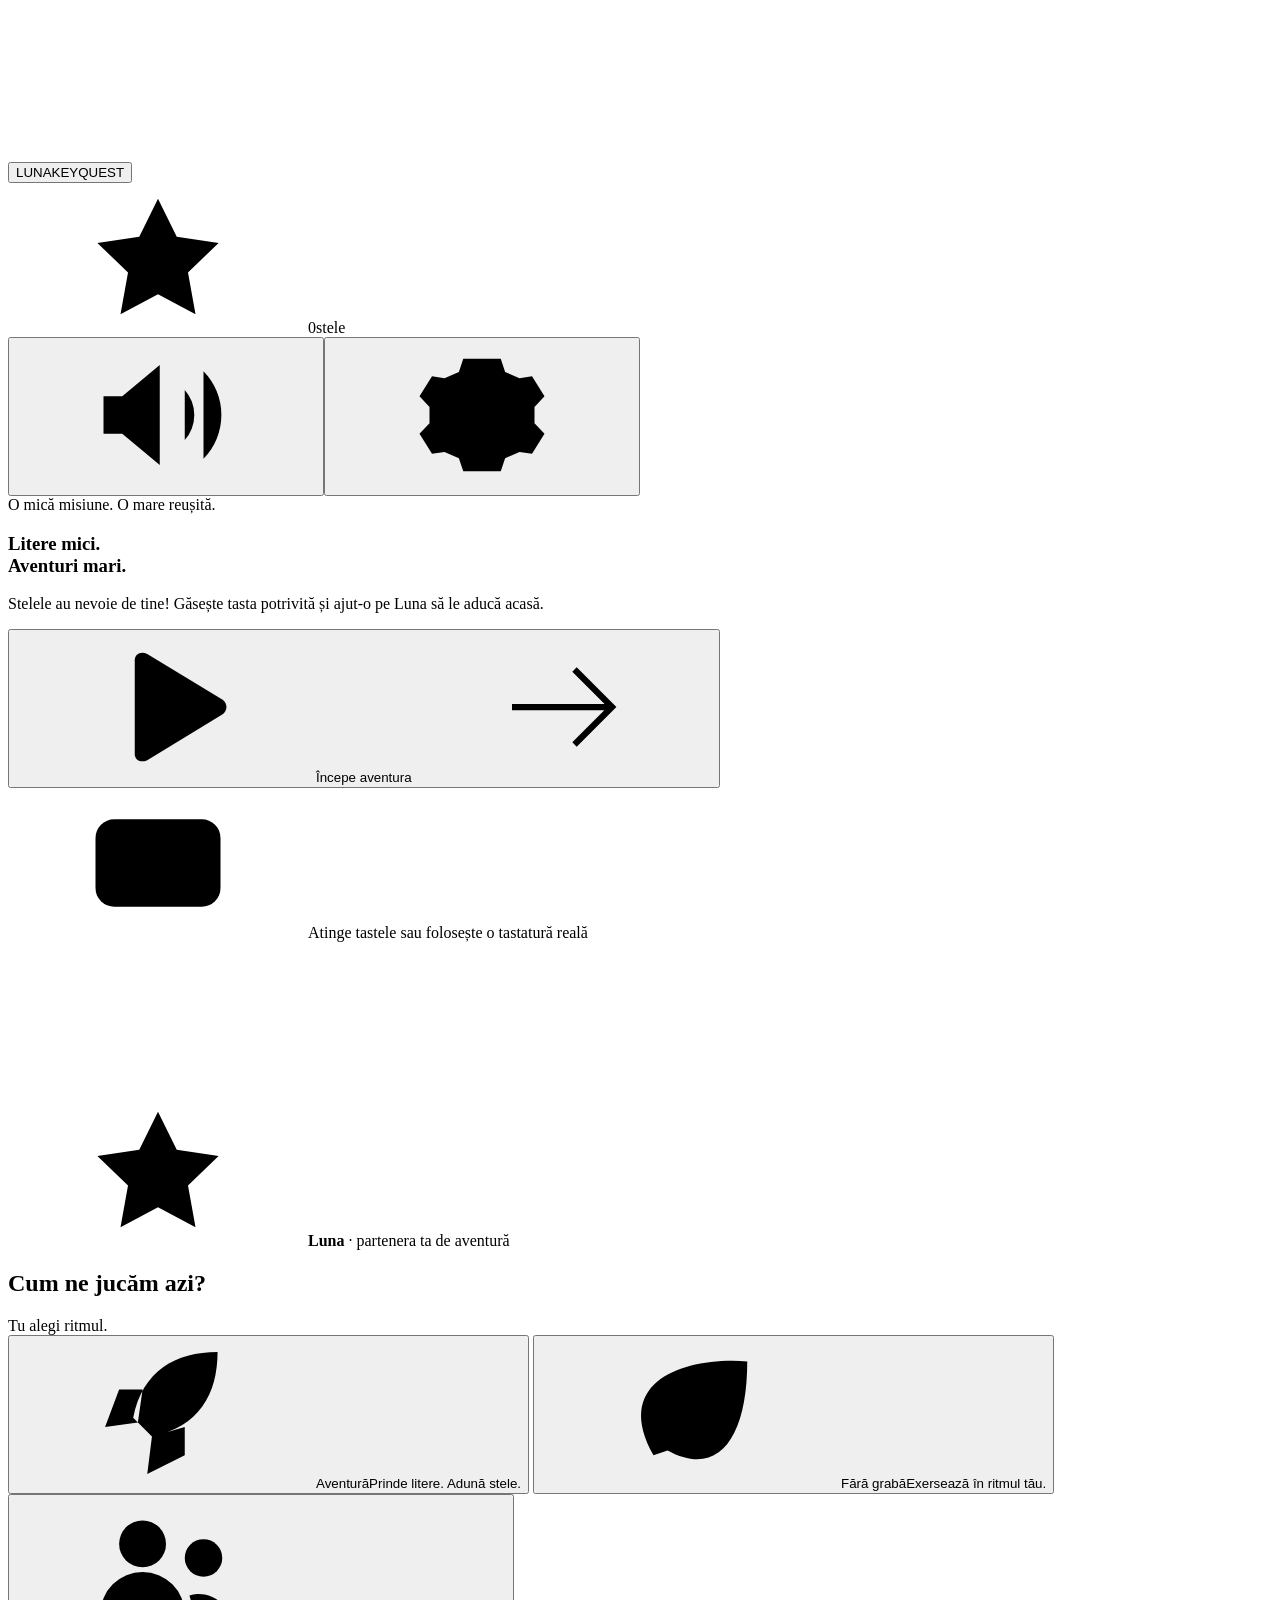
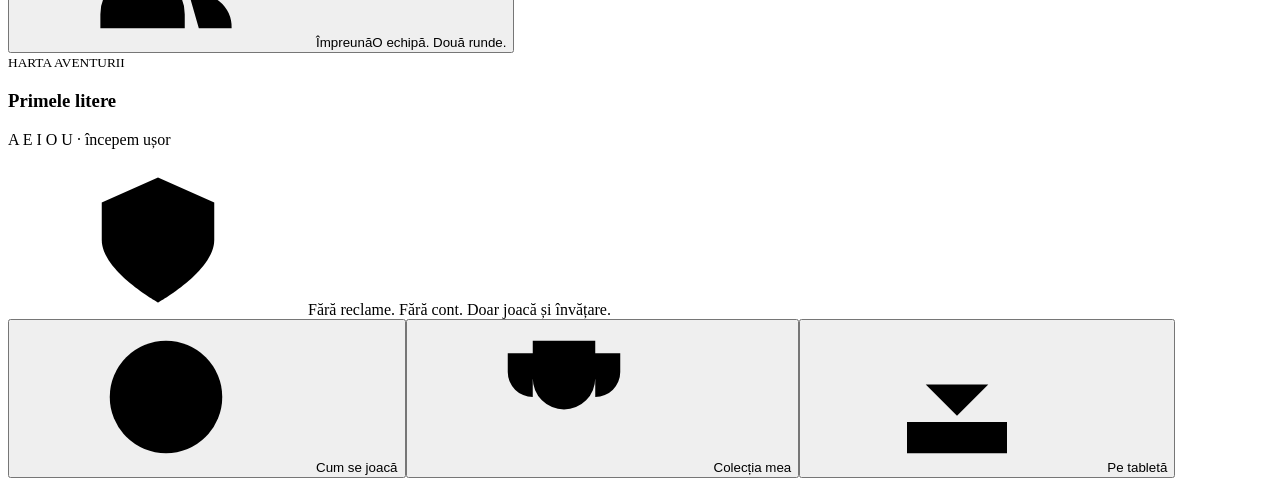
<file: luna-keyquest/project/src/index.html>
<!DOCTYPE html><html lang="ro"><head><meta charset="utf-8"><meta name="viewport" content="width=device-width, initial-scale=1, viewport-fit=cover"><meta name="theme-color" content="#17132a"><meta name="description" content="O aventură printre stele cu Luna. Învață literele, cifrele și tastatura, singur sau împreună cu un părinte."><meta name="robots" content="noindex,nofollow"><meta name="apple-mobile-web-app-capable" content="yes"><meta name="apple-mobile-web-app-status-bar-style" content="black-translucent"><link rel="manifest" href="./manifest.webmanifest"><link rel="icon" href="./icon.svg" type="image/svg+xml"><link rel="apple-touch-icon" href="./icon-192.png"><title>Luna KeyQuest · Misiunea tastelor</title><style>/*__CSS__*/</style></head><body>
<svg class="svg-library" xmlns="http://www.w3.org/2000/svg" aria-hidden="true"><defs>
<symbol id="i-star" viewBox="0 0 24 24"><path d="m12 2.5 3 6.1 6.7 1-4.9 4.7 1.2 6.7-6-3.2L6 21l1.2-6.7-4.9-4.7 6.7-1Z"/></symbol>
<symbol id="i-play" viewBox="0 0 24 24"><path d="M7 4.5c0-1 1-1.5 2-1l12 7.3c.9.6.9 1.8 0 2.4L9 20.5c-1 .5-2 0-2-1Z"/></symbol>
<symbol id="i-sound" viewBox="0 0 24 24"><path d="m11 4-6 5H2v6h3l6 5ZM15 8a6 6 0 0 1 0 8M18 5a10 10 0 0 1 0 14"/></symbol>
<symbol id="i-mute" viewBox="0 0 24 24"><path d="m11 4-6 5H2v6h3l6 5ZM17 9l5 6M22 9l-5 6"/></symbol>
<symbol id="i-settings" viewBox="0 0 24 24"><path d="m9 3-.7 2.1-2.3 1L4 5.8 2 9l1.6 1.7v2.6L2 15l2 3.2 2-.3 2.3 1L9 21h6l.7-2.1 2.3-1 2 .3 2-3.2-1.6-1.7v-2.6L22 9l-2-3.2-2 .3-2.3-1L15 3Z"/><circle cx="12" cy="12" r="3"/></symbol>
<symbol id="i-rocket" viewBox="0 0 32 32"><path d="M13 21 9 17C11 7 18 3 27 3c0 9-4 16-14 18ZM11 11H6l-3 8 7-1M20 19v6l-8 4 1-8M8 23l-4 4M6 21l-3 3M10 25l-3 4"/><circle cx="21" cy="10" r="3"/></symbol>
<symbol id="i-leaf" viewBox="0 0 32 32"><path d="M8 25C-1 9 15 4 28 5c0 16-6 25-17 19M5 28 22 11M13 20v-7M18 15h6"/></symbol>
<symbol id="i-duo" viewBox="0 0 32 32"><circle cx="11" cy="10" r="5"/><circle cx="24" cy="13" r="4"/><path d="M2 28v-3a9 9 0 0 1 18 0v3ZM21 21a7 7 0 0 1 9 7h-7"/></symbol>
<symbol id="i-arrow" viewBox="0 0 24 24"><path d="M4 12h16m-6-6 6 6-6 6"/></symbol>
<symbol id="i-keyboard" viewBox="0 0 24 24"><rect x="2" y="5" width="20" height="14" rx="3"/><path d="M6 9h.1M10 9h.1M14 9h.1M18 9h.1M6 12h.1M10 12h.1M14 12h.1M18 12h.1M7 16h10"/></symbol>
<symbol id="i-shield" viewBox="0 0 24 24"><path d="M12 2 3 6v6c0 5 9 10 9 10s9-5 9-10V6Z"/><path d="m8 12 3 3 5-6"/></symbol>
<symbol id="i-help" viewBox="0 0 24 24"><circle cx="12" cy="12" r="9"/><path d="M9 9a3 3 0 1 1 4 3c-1 .4-1 1-1 2M12 17h.01"/></symbol>
<symbol id="i-trophy" viewBox="0 0 24 24"><path d="M7 3h10v6a5 5 0 0 1-10 0ZM7 5H3v3a4 4 0 0 0 4 4M17 5h4v3a4 4 0 0 1-4 4M12 14v5M8 21h8M9 19h6"/></symbol>
<symbol id="i-download" viewBox="0 0 24 24"><path d="M12 3v12m-5-5 5 5 5-5M4 16v5h16v-5"/></symbol>
<symbol id="i-pause" viewBox="0 0 24 24"><path d="M8 5v14M16 5v14" stroke-width="4"/></symbol>
<symbol id="i-home" viewBox="0 0 24 24"><path d="m3 10 9-8 9 8M5 9v12h5v-7h4v7h5V9"/></symbol>
<symbol id="i-close" viewBox="0 0 24 24"><path d="m6 6 12 12M18 6 6 18"/></symbol>
<symbol id="i-fullscreen" viewBox="0 0 24 24"><path d="M8 3H3v5M16 3h5v5M3 16v5h5M21 16v5h-5"/></symbol>
<symbol id="i-heart" viewBox="0 0 24 24"><path d="M12 21S1 14 2 7a5.5 5.5 0 0 1 10-2 5.5 5.5 0 0 1 10 2c1 7-10 14-10 14Z"/></symbol>
<symbol id="i-sparkle" viewBox="0 0 24 24"><path d="m12 2 2.6 7.4L22 12l-7.4 2.6L12 22l-2.6-7.4L2 12l7.4-2.6ZM20 2v4M18 4h4"/></symbol>
<symbol id="i-clock" viewBox="0 0 24 24"><circle cx="12" cy="12" r="9"/><path d="M12 7v6l4 2"/></symbol>
<symbol id="i-refresh" viewBox="0 0 24 24"><path d="M21 10a9 9 0 1 0-1 7M21 3v7h-7"/></symbol>
<symbol id="i-moon" viewBox="0 0 24 24"><path d="M21 14A9 9 0 0 1 10 3a9 9 0 1 0 11 11Z"/></symbol>
</defs></svg>
<div id="app"><section id="home-screen" aria-label="Meniul principal"><header class="topbar"><button class="brand" id="brand-home" aria-label="Luna KeyQuest, meniul principal"><span class="brand-mark fox-head"></span><span><span class="brand-name">LUNA</span><span class="brand-sub">KEYQUEST</span></span></button><div class="top-actions"><div class="star-wallet" title="Stele adunate"><svg class="icon fill"><use href="#i-star"/></svg><span id="wallet-count">0</span><span class="wallet-label">stele</span></div><button class="icon-btn sound-toggle" aria-label="Oprește sunetele" title="Sunete"><svg class="icon"><use href="#i-sound"/></svg></button><button class="icon-btn" data-action="settings" aria-label="Setări pentru părinți" title="Setări"><svg class="icon"><use href="#i-settings"/></svg></button></div></header>
<main class="home"><section class="hero"><div class="hero-copy"><div class="eyebrow" id="welcome-label">O mică misiune. O mare reușită.</div><h1>Litere mici.<br><span>Aventuri mari.</span></h1><p>Stelele au nevoie de tine! Găsește tasta potrivită și ajut-o pe Luna să le aducă acasă.</p><button class="primary" id="start-button"><svg class="icon"><use href="#i-play"/></svg><span>Începe aventura</span><svg class="icon" style="fill:none;stroke:currentColor"><use href="#i-arrow"/></svg></button><div class="cta-caption"><svg class="icon"><use href="#i-keyboard"/></svg>Atinge tastele sau folosește o tastatură reală</div></div><div class="hero-art" role="img" aria-label="Luna, o vulpiță astronaut, zboară printre litere și stele"><canvas id="home-canvas" aria-hidden="true"></canvas><div class="art-badge"><svg class="icon fill"><use href="#i-star"/></svg><b>Luna</b> · partenera ta de aventură</div></div></section>
<div class="section-heading"><h2>Cum ne jucăm azi?</h2><span>Tu alegi ritmul.</span></div><div class="mode-grid" role="group" aria-label="Modul de joc">
<button class="mode-card selected" data-mode="adventure" aria-pressed="true"><span class="mode-glyph"><svg class="icon icon-xl"><use href="#i-rocket"/></svg></span><span><span class="mode-title">Aventură</span><span class="mode-caption">Prinde litere. Adună stele.</span></span><span class="radio"></span></button>
<button class="mode-card" data-mode="zen" aria-pressed="false"><span class="mode-glyph"><svg class="icon icon-xl"><use href="#i-leaf"/></svg></span><span><span class="mode-title">Fără grabă</span><span class="mode-caption">Exersează în ritmul tău.</span></span><span class="radio"></span></button>
<button class="mode-card" data-mode="duo" aria-pressed="false"><span class="mode-glyph"><svg class="icon icon-xl"><use href="#i-duo"/></svg></span><span><span class="mode-title">Împreună</span><span class="mode-caption">O echipă. Două runde.</span></span><span class="radio"></span></button></div>
<section class="journey" aria-label="Misiuni"><div class="journey-copy"><small>HARTA AVENTURII</small><h3 id="chosen-mission">Primele litere</h3><p id="mission-detail">A E I O U · începem ușor</p></div><div class="mission-rail" id="mission-rail"></div></section>
<footer class="home-footer"><div class="footer-note"><svg class="icon"><use href="#i-shield"/></svg>Fără reclame. Fără cont. Doar joacă și învățare.</div><div class="footer-links"><button data-action="help"><svg class="icon"><use href="#i-help"/></svg>Cum se joacă</button><button data-action="collection"><svg class="icon"><use href="#i-trophy"/></svg>Colecția mea</button><button data-action="install" class="install-link"><svg class="icon"><use href="#i-download"/></svg>Pe tabletă</button></div></footer></main></section>
<section id="game-screen" class="game" aria-label="Joc de tastare" hidden><header class="game-top"><div class="game-title"><span class="brand-mark fox-head"></span><div><b id="game-mission">Primele litere</b><small id="game-player">Luna e alături de tine</small></div></div><div class="game-stats"><div class="stat score"><small>Puncte</small><b id="score">0</b></div><div class="star-track"><div class="star-icons" id="game-stars"><svg class="icon fill"><use href="#i-star"/></svg><svg class="icon fill"><use href="#i-star"/></svg><svg class="icon fill"><use href="#i-star"/></svg></div><div class="meter"><span id="star-progress"></span></div></div><div class="stat"><small id="time-label">Timp</small><b id="time">1:15</b></div></div><div class="game-buttons"><button class="icon-btn sound-toggle game-sound" aria-label="Oprește sunetele"><svg class="icon"><use href="#i-sound"/></svg></button><button class="icon-btn" id="pause-button" aria-label="Pauză"><svg class="icon"><use href="#i-pause"/></svg></button></div></header>
<div class="arena" id="arena"><canvas id="game-canvas" aria-label="Litere care coboară. Apasă tasta corespunzătoare pe tastatură."></canvas><div class="scene-top"><span class="scene-chip"><svg class="icon"><use href="#i-sparkle"/></svg><span id="scene-message">Adună <b>15 litere</b> pentru 3 stele</span></span><span class="scene-chip combo-chip" id="combo-chip">COMBO ×2</span></div><div class="coach" id="coach" aria-live="polite">Găsește litera de pe ecran pe tastatura de jos.</div></div>
<div class="keyboard-dock"><div class="keyboard-label"><span><svg class="icon" style="width:11px;height:11px;vertical-align:-2px;margin-right:5px"><use href="#i-keyboard"/></svg>Tastatura ta de explorator</span><span class="kbd-right" id="keyboard-hint-label">Tasta verde te ajută · <span class="mini-key">ESC</span> pauză</span></div><div class="keyboard" id="keyboard" role="group" aria-label="Tastatură QWERTY"></div></div></section></div>
<div class="modal-backdrop" id="modal-backdrop" hidden><section class="modal" id="modal" role="dialog" aria-modal="true" aria-labelledby="modal-title" tabindex="-1"></section></div><div class="toast" id="toast" role="status"></div>
<script>/*__ART__*/</script><script>/*__GAME__*/</script></body></html>
</file>
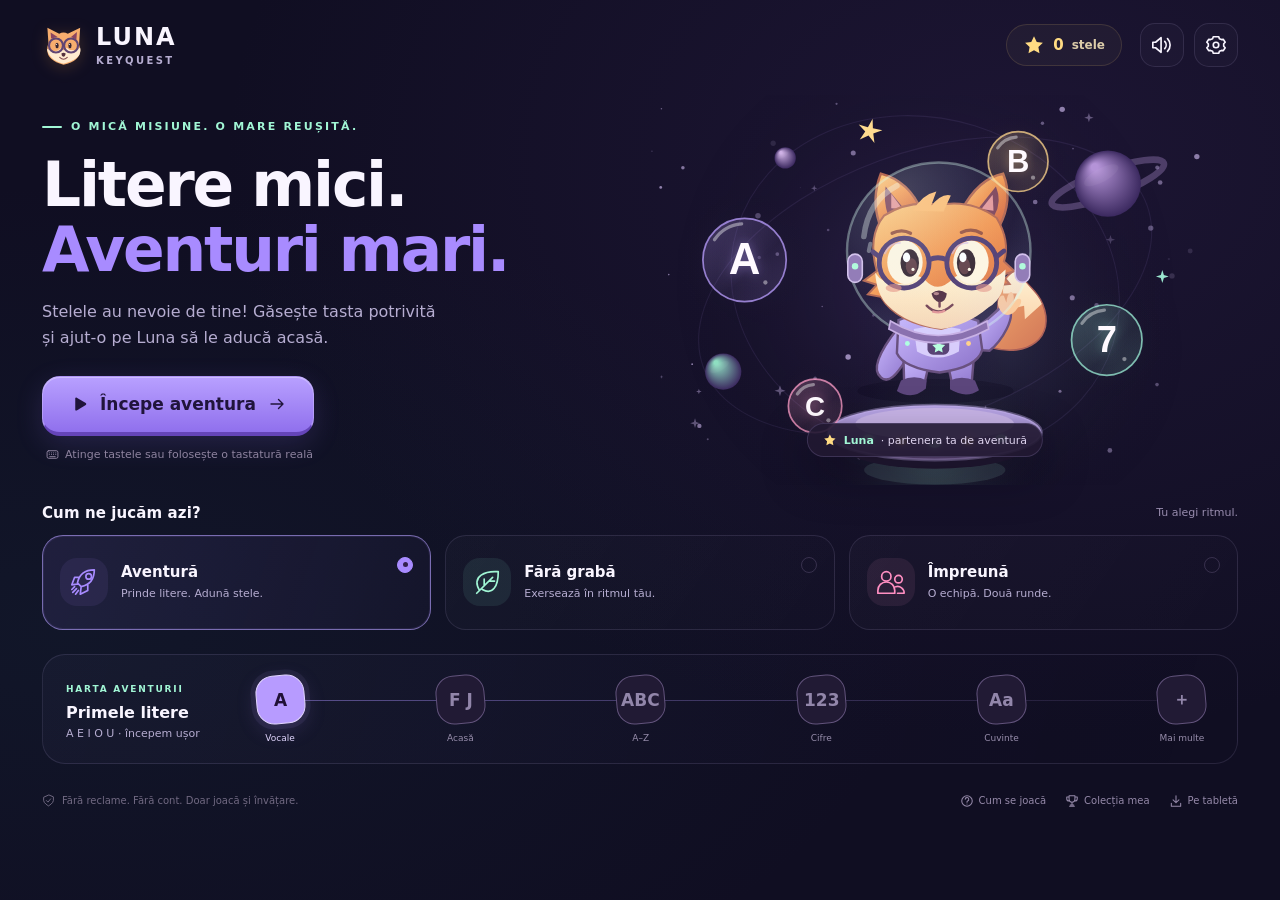
<file: luna-keyquest/project/web/index.html>
<!DOCTYPE html><html lang="ro"><head><meta charset="utf-8"><meta name="viewport" content="width=device-width, initial-scale=1, viewport-fit=cover"><meta name="theme-color" content="#17132a"><meta name="description" content="O aventură printre stele cu Luna. Învață literele, cifrele și tastatura, singur sau împreună cu un părinte."><meta name="robots" content="noindex,nofollow"><meta name="apple-mobile-web-app-capable" content="yes"><meta name="apple-mobile-web-app-status-bar-style" content="black-translucent"><link rel="manifest" href="./manifest.webmanifest"><link rel="icon" href="./icon.svg" type="image/svg+xml"><link rel="apple-touch-icon" href="./icon-192.png"><title>Luna KeyQuest · Misiunea tastelor</title><style>:root{--ink:#f9f5ff;--muted:#b6add1;--violet:#a88bff;--mint:#a1f6d5;--pink:#ff8fc2;--gold:#ffdb83;--bg:#100e22;--panel:#211a39;--border:rgba(215,198,255,.12);--shadow:0 16px 48px #08051466;--safe-b:env(safe-area-inset-bottom,0px)}
*{box-sizing:border-box}html,body{margin:0;min-height:100%;background:var(--bg);color:var(--ink);font-family:ui-rounded,'Trebuchet MS',system-ui,sans-serif;-webkit-tap-highlight-color:transparent}body{overflow-x:hidden;overscroll-behavior:none}button,input,select{font:inherit}button{color:inherit;cursor:pointer;touch-action:manipulation;-webkit-user-select:none;user-select:none}button:disabled{cursor:default}button:focus-visible,select:focus-visible,input:focus-visible{outline:3px solid var(--mint);outline-offset:5px}button,a{touch-action:manipulation}button svg{pointer-events:none}a{color:var(--mint)}[hidden]{display:none!important}.icon{width:22px;height:22px;fill:none;stroke:currentColor;stroke-width:1.8;stroke-linecap:round;stroke-linejoin:round;flex-shrink:0}.icon.fill{fill:currentColor;stroke:none}.icon-xl{width:30px;height:30px}.svg-library{position:absolute;width:0;height:0;overflow:hidden}#app{min-height:100svh;background:radial-gradient(ellipse at 79% 18%,#30204e66,transparent 55%),radial-gradient(ellipse at 5% 70%,#16394730,transparent 50%)}
.topbar{height:90px;max-width:1280px;margin:0 auto;display:flex;align-items:center;justify-content:space-between;padding:16px 42px;gap:16px}.brand{display:flex;align-items:center;gap:11px;color:var(--ink);border:0;background:none;padding:0;text-align:left}.brand-mark{width:43px;height:43px;filter:drop-shadow(0 3px 8px #ffab4330)}.brand-name{font-size:24px;font-weight:900;letter-spacing:2px;line-height:1}.brand-sub{font-size:10px;font-weight:700;letter-spacing:2.4px;color:var(--muted);display:block;margin-top:6px}.top-actions{display:flex;align-items:center;gap:10px}.icon-btn{height:44px;width:44px;display:grid;place-items:center;border:1px solid var(--border);border-radius:15px;background:#ffffff05;transition:background .2s,transform .2s}.icon-btn:hover{background:#ffffff12;transform:translateY(-1px)}.icon-btn[aria-pressed=true]{background:#a1f6d516;color:var(--mint)}.star-wallet{display:flex;align-items:center;gap:8px;padding:9px 16px;background:#ffda7a0a;border:1px solid #ffda7a22;border-radius:30px;color:var(--gold);font-size:15px;font-weight:800;margin-right:8px}.wallet-label{font-size:12px;color:#dbcba8;font-weight:600}.home{max-width:1280px;margin:0 auto;padding:0 42px 30px}.hero{display:grid;grid-template-columns:1fr 1.06fr;min-height:374px;position:relative;gap:10px;align-items:center}.hero-copy{padding:30px 0;z-index:2}.eyebrow{font-size:11px;letter-spacing:2.2px;font-weight:800;color:var(--mint);display:flex;align-items:center;gap:9px;text-transform:uppercase}.eyebrow:before{content:'';width:20px;height:2px;background:var(--mint);border-radius:2px}.hero h1{font-size:clamp(40px,4.8vw,65px);font-weight:900;letter-spacing:-2.2px;line-height:1.05;margin:20px 0 17px}.hero h1 span{color:var(--violet)}.hero p{max-width:400px;font-size:16px;line-height:1.65;color:var(--muted);margin:0 0 24px}.primary{background:linear-gradient(180deg,#b8a0ff,#9070ed);border:1px solid #d6c5ff6b;border-bottom:4px solid #6545b9;border-radius:18px;padding:17px 27px;font-size:17px;font-weight:900;color:#20143b;display:inline-flex;align-items:center;justify-content:center;gap:12px;box-shadow:0 8px 28px #9c7aff28,inset 0 1px 0 #ffffff4d;transition:transform .15s,filter .15s;min-height:60px}.primary:hover{filter:brightness(1.1);transform:translateY(-2px)}.primary:active{transform:translateY(2px);border-bottom-width:1px;padding-bottom:20px}.primary .icon{width:18px;height:18px;fill:currentColor;stroke:none}.cta-caption{font-size:11px;color:#8e839f;display:flex;align-items:center;gap:6px;margin:12px 0 0 4px}.cta-caption .icon{width:13px;height:13px}.hero-art{height:390px;position:relative;min-width:0;margin:0 -12px 0 -28px}.hero-art canvas{width:100%;height:100%;display:block}.art-badge{position:absolute;bottom:28px;left:50%;transform:translateX(-50%);white-space:nowrap;background:#211932e8;border:1px solid #bba3eb30;border-radius:30px;padding:9px 15px;font-size:11px;color:#e1d6f1;box-shadow:var(--shadow);display:flex;gap:7px;align-items:center}.art-badge b{color:var(--mint)}.art-badge .icon{width:14px;height:14px;color:var(--gold)}
.section-heading{display:flex;align-items:center;justify-content:space-between;margin:13px 0 13px;gap:14px}.section-heading h2{font-size:15px;letter-spacing:.1px;margin:0;font-weight:800}.section-heading span{font-size:11px;color:#988cae}.text-btn{border:0;background:none;color:var(--violet);font-size:12px;font-weight:700;display:flex;align-items:center;gap:5px;padding:8px 0}.text-btn .icon{width:15px;height:15px}.mode-grid{display:grid;grid-template-columns:repeat(3,1fr);gap:14px}.mode-card{border:1px solid var(--border);background:linear-gradient(125deg,#ffffff06,#ffffff02);border-radius:21px;display:flex;align-items:center;gap:13px;padding:19px 17px;text-align:left;position:relative;transition:.2s;min-height:95px}.mode-card:hover{background:#ffffff09;transform:translateY(-2px)}.mode-card.selected{border-color:#b5a0ff9c;background:linear-gradient(110deg,#a480ff1a,#a480ff07);box-shadow:inset 0 0 0 1px #ab8bff19}.mode-glyph{width:48px;height:48px;border-radius:17px;display:grid;place-items:center;background:#a78aff15;color:var(--violet);flex-shrink:0}.mode-card:nth-child(2) .mode-glyph{background:#8effd315;color:var(--mint)}.mode-card:nth-child(3) .mode-glyph{background:#ff9ac715;color:var(--pink)}.mode-title{display:block;font-size:15px;font-weight:800;margin-bottom:6px}.mode-caption{font-size:11px;color:var(--muted);display:block;line-height:1.35}.radio{margin-left:auto;flex-shrink:0;align-self:flex-start;margin-top:2px;width:16px;height:16px;border-radius:50%;border:1px solid #9785b343;display:grid;place-items:center}.selected .radio{border-color:var(--violet);background:var(--violet)}.selected .radio:after{content:'';width:5px;height:5px;border-radius:50%;background:#32214e}.journey{margin-top:24px;padding:20px 23px;border:1px solid var(--border);border-radius:23px;background:linear-gradient(105deg,#b9a5ff09,transparent);display:flex;align-items:center;gap:25px}.journey-copy{min-width:157px}.journey-copy small{color:var(--mint);font-size:9px;letter-spacing:1.8px;font-weight:800}.journey-copy h3{margin:7px 0 5px;font-size:16px}.journey-copy p{margin:0;color:var(--muted);font-size:11px}.mission-rail{display:flex;flex:1;align-items:center;justify-content:space-between;position:relative;min-width:0}.mission-rail:before{content:'';height:1px;background:linear-gradient(90deg,#a890fc77,#77618c22);position:absolute;left:28px;right:28px;top:25px}.mission-dot{border:0;background:none;display:flex;flex-direction:column;align-items:center;gap:9px;z-index:1;padding:0 5px;min-width:64px}.mission-dot .orb{display:grid;place-items:center;width:49px;height:49px;border:1px solid #62537c;background:#211a34;border-radius:18px;transform:rotate(-5deg);color:#9286aa;position:relative;font-size:17px;font-weight:900;transition:.2s}.mission-dot .orb>span{transform:rotate(5deg)}.mission-dot.active .orb{background:#b79bff;color:#211137;border:1px solid #e2d5ff;box-shadow:0 0 0 5px #b49afa13,0 6px 20px #8b6ed334}.mission-dot.done .orb{border-color:#8ee6c9;color:var(--mint)}.mission-dot small{font-size:9px;color:#978dab;white-space:nowrap}.mission-dot.active small{color:#e4d9ff}.mission-dot .tiny-star{position:absolute;right:-5px;top:-6px;color:var(--gold);font-size:12px}.home-footer{display:flex;align-items:center;justify-content:space-between;gap:15px;margin-top:23px;color:#716982;font-size:10px}.footer-links{display:flex;gap:19px}.footer-links button{border:0;background:none;font-size:10px;color:#9589a9;padding:7px 0;display:flex;align-items:center;gap:5px}.footer-links .icon{width:14px;height:14px}.status-dot{display:inline-block;width:5px;height:5px;border-radius:50%;background:#80cdb3;margin-right:5px}.home .footer-note{display:flex;align-items:center;gap:7px}.footer-note .icon{width:13px;height:13px}
/* Play surface */
.game{height:100svh;height:100dvh;min-height:400px;display:flex;flex-direction:column;overflow:hidden;background:#100f25;position:relative;padding-top:env(safe-area-inset-top,0px)}.game-top{height:76px;flex-shrink:0;display:flex;align-items:center;justify-content:space-between;padding:10px 25px;gap:12px;border-bottom:1px solid #b596ee13;background:#17132ae8;z-index:3}.game-title{display:flex;align-items:center;gap:11px;min-width:0}.game-title .brand-mark{width:38px;height:38px}.game-title b{font-size:14px;display:block}.game-title small{font-size:10px;color:var(--muted);display:block;margin-top:5px}.game-stats{display:flex;gap:23px;align-items:center;justify-content:center}.stat{text-align:center;min-width:65px}.stat small{display:block;color:#9384af;text-transform:uppercase;font-size:9px;letter-spacing:1.5px;margin-bottom:3px}.stat b{font-size:22px;letter-spacing:1px;font-weight:900}.stat.score b{color:var(--gold)}.star-track{width:140px;text-align:center}.star-track .star-icons{display:flex;align-items:center;justify-content:space-between;color:#53435f;margin-bottom:5px}.star-icons .icon{width:18px;height:18px}.star-icons .earned{color:var(--gold);filter:drop-shadow(0 0 6px #ffdb8350)}.meter{height:5px;border-radius:10px;background:#40364f;overflow:hidden}.meter>span{height:100%;display:block;width:0;background:linear-gradient(90deg,var(--violet),var(--pink),var(--gold));border-radius:10px;transition:width .3s}.game-buttons{display:flex;gap:8px}.game-buttons .icon-btn{width:42px;height:42px}.arena{flex:1;min-height:120px;position:relative;isolation:isolate}.arena canvas{height:100%;width:100%;display:block;position:absolute;inset:0;touch-action:pan-x pan-y}.scene-top{position:absolute;left:22px;top:14px;right:22px;display:flex;justify-content:space-between;pointer-events:none;z-index:1;gap:10px}.scene-chip{background:#19152dcc;border:1px solid #e5ccff17;backdrop-filter:blur(10px);border-radius:30px;padding:7px 12px;font-size:10px;display:flex;align-items:center;gap:7px;color:#b2a5c9;min-height:29px}.scene-chip b{color:var(--mint);font-weight:800}.scene-chip .icon{width:14px;height:14px;color:var(--violet)}.combo-chip{color:var(--gold);font-weight:900;opacity:0;transform:translateY(-8px);transition:.2s}.combo-chip.visible{opacity:1;transform:translateY(0)}.coach{position:absolute;bottom:13px;left:50%;transform:translateX(-50%);background:#211934d9;backdrop-filter:blur(8px);border:1px solid #d3b9ff20;border-radius:13px;padding:8px 14px;font-size:12px;color:#d8cdec;pointer-events:none;max-width:calc(100% - 28px);width:max-content;text-align:center;transition:opacity .2s;z-index:1}.coach b{color:var(--mint)}.keyboard-dock{z-index:2;flex-shrink:0;padding:12px max(18px,calc((100vw - 1010px)/2)) calc(12px + var(--safe-b));background:linear-gradient(#201b36,#181426);border-top:1px solid #b59cfa30;box-shadow:0 -10px 50px #06040c35}.keyboard-label{display:flex;justify-content:space-between;align-items:center;color:#9586af;font-size:9px;letter-spacing:1.1px;margin-bottom:10px;text-transform:uppercase;padding:0 4px}.keyboard-label .mini-key{display:inline-block;color:#d0c1ec;background:#b197de12;border:1px solid #b197de29;border-radius:4px;padding:2px 4px;font-size:8px;margin:0 3px}.keyboard{display:flex;flex-direction:column;gap:7px;max-width:980px;margin:0 auto}.key-row{display:flex;gap:7px;justify-content:center}.key-row[data-row='2']{padding:0 3.6%}.key-row[data-row='3']{padding:0 12%}.key-row[data-row='4']{padding:0 27%}.key{position:relative;display:flex;align-items:center;justify-content:center;flex:1;height:47px;min-width:0;border:1px solid #bba0fa26;border-bottom:4px solid #100c20;background:linear-gradient(#3d3355,#2b243e);border-radius:11px;box-shadow:inset 0 1px 0 #f9dfff0c,0 2px 0 #0003;color:#d6cee9;font-size:20px;font-weight:800;line-height:1;transition:background .12s,box-shadow .12s,transform .1s;touch-action:manipulation;outline-offset:1px!important}.key:after{content:'';position:absolute;bottom:6px;left:calc(50% - 5px);width:10px;height:2px;border-radius:3px;background:#aa8eda66;opacity:0}.key[data-key=F]:after,.key[data-key=J]:after{opacity:1}.key-row[data-row='0'] .key{height:33px;font-size:15px;color:#a69ab9;background:linear-gradient(#30283f,#251e34)}.key.hint{color:#122c2a;background:linear-gradient(#b3ffe4,#84dbbd);border-color:#ddfff3;box-shadow:0 0 17px #7fe2c443,0 2px 0 #63a891;border-bottom:4px solid #549982}.key.relevant:not(.hint){border-color:#b9a1ff5f;color:#f0e9ff;background:linear-gradient(#514064,#362b48)}.key.pressed{transform:translateY(3px);background:var(--mint);color:#12332f;border-bottom-width:1px;box-shadow:0 0 24px #a1f6d555}.key.oops{background:#5d4065;color:#ffe3f8}.kbd-note{display:none}.key-row[data-row='4'] .key{height:33px;font-size:15px}.key.lower{text-transform:lowercase}.key.compact{font-size:14px}
/* Dialogs */
.modal-backdrop{position:fixed;inset:0;background:#090615be;backdrop-filter:blur(12px);z-index:20;display:flex;align-items:center;justify-content:center;padding:22px;animation:fade-in .2s}.modal{max-width:540px;width:100%;max-height:calc(100svh - 44px);overflow-y:auto;overscroll-behavior:contain;background:radial-gradient(ellipse at top right,#43316055,transparent 60%),#221a34;border:1px solid #d3b3ff29;border-radius:30px;box-shadow:0 40px 100px #0008;padding:30px;position:relative;scrollbar-width:thin;scrollbar-color:#7f65a7 transparent;animation:modal-in .25s}.modal-close{position:absolute;right:17px;top:17px;background:#fff05;width:35px;height:35px;border-radius:12px}.modal h2{font-size:28px;line-height:1.15;letter-spacing:-.8px;margin:8px 35px 12px 0}.modal p{font-size:13px;color:var(--muted);line-height:1.7}.modal .eyebrow{font-size:9px;margin-bottom:12px}.modal .primary{width:100%;margin-top:19px;min-height:53px;font-size:15px}.modal .secondary{width:100%;margin-top:10px;min-height:45px}.secondary{border:1px solid var(--border);border-radius:14px;padding:12px 16px;background:#ffffff05;font-weight:700;font-size:12px;display:flex;gap:8px;align-items:center;justify-content:center}.secondary:hover{background:#ffffff0b}.modal .divider{height:1px;background:var(--border);margin:22px 0}.setting{display:flex;align-items:center;justify-content:space-between;gap:16px;padding:12px 0;border-bottom:1px solid #ffffff08}.setting label{font-size:13px;font-weight:700}.setting small{display:block;color:var(--muted);font-size:10px;font-weight:400;line-height:1.5;margin-top:5px}.setting select,.setting input[type=text]{background:#130f24;border:1px solid #66527f;border-radius:10px;color:var(--ink);padding:10px 12px;max-width:175px;font-size:12px;min-height:41px}.setting input[type=checkbox]{appearance:none;width:43px;height:26px;background:#4c3d61;border-radius:20px;position:relative;cursor:pointer;flex-shrink:0;transition:.2s}.setting input[type=checkbox]:before{content:'';display:block;background:#bbb0cd;border-radius:50%;position:absolute;left:4px;top:4px;width:18px;height:18px;transition:.2s}.setting input:checked{background:#769e91}.setting input:checked:before{transform:translateX(17px);background:#cdffee}.help-step{display:flex;gap:15px;align-items:center;padding:14px 0}.step-key{width:48px;height:48px;border-radius:13px;display:grid;place-items:center;background:#a58de720;color:var(--violet);border:1px solid #b497e52f;font-size:25px;font-weight:900;flex-shrink:0}.help-step b{display:block;font-size:14px}.help-step p{margin:5px 0 0;font-size:12px}.callout{padding:14px 16px;border:1px solid #a1f6d523;background:#a1f6d509;border-radius:15px;color:#b5dacb!important;font-size:11px!important;line-height:1.6}.mission-list{display:grid;gap:8px}.mission-option{display:flex;gap:12px;align-items:center;width:100%;border:1px solid var(--border);background:#ffffff04;padding:13px;border-radius:15px;text-align:left}.mission-option.active{border-color:var(--violet);background:#a387ea14}.mission-symbol{min-width:39px;height:39px;border-radius:12px;background:#a789d31a;display:grid;place-items:center;color:var(--violet);font-size:14px;font-weight:900}.mission-option b{font-size:13px;display:block}.mission-option small{font-size:10px;color:var(--muted);display:block;margin-top:4px}.mission-option .earned-stars{margin-left:auto;color:var(--gold);font-size:11px;white-space:nowrap}.result{text-align:center}.result h2{margin:10px 0;font-size:30px}.result-fox{height:102px;width:125px;display:block;margin:0 auto}.result-stars{font-size:43px;letter-spacing:12px;line-height:1.4;color:#66516f;padding-left:12px;margin:5px 0}.result-stars .on{color:var(--gold);text-shadow:0 3px 0 #9d652c,0 0 20px #ffdb8340}.result-stats{display:grid;grid-template-columns:repeat(3,1fr);gap:8px;margin:20px 0}.result-stats>div{padding:16px 5px;background:#ffffff04;border:1px solid var(--border);border-radius:16px}.result-stats b{display:block;font-size:23px;color:var(--mint)}.result-stats small{font-size:9px;color:var(--muted);display:block;margin-top:7px}.result p{margin:7px auto;max-width:350px}.best-badge{font-size:10px;border:1px solid #ffdb8330;background:#ffdb8309;color:var(--gold);padding:7px 13px;border-radius:20px;display:inline-block}.duo-score{display:grid;grid-template-columns:1fr 1fr;gap:10px;margin:20px 0}.duo-score>div{background:#ffffff05;border:1px solid var(--border);border-radius:19px;padding:17px 5px}.duo-score strong{font-size:12px;display:block;color:var(--muted)}.duo-score b{font-size:26px;color:var(--pink);display:block;margin-top:8px}.badge-grid{display:grid;grid-template-columns:repeat(3,1fr);gap:12px}.badge{border:1px solid #c9a3fa16;border-radius:19px;text-align:center;padding:17px 7px;background:#ffffff03}.badge .badge-icon{height:52px;width:52px;margin:auto auto 12px;background:#a88bff12;display:grid;place-items:center;border-radius:50%;font-size:26px;color:#705e85}.badge.unlocked .badge-icon{color:var(--gold);background:#ffdb8312;box-shadow:0 0 25px #ffdb8310}.badge b{font-size:10px;display:block}.badge small{color:#9b8aaf;font-size:9px;display:block;line-height:1.4;margin-top:6px}.progress-summary{display:flex;justify-content:space-around;text-align:center;margin:21px 0}.progress-summary b{font-size:25px;color:var(--mint);display:block}.progress-summary small{display:block;font-size:10px;color:var(--muted);margin-top:6px}.key-heatmap{display:flex;flex-wrap:wrap;gap:5px}.heat-key{border:1px solid #b199d829;min-width:30px;padding:8px 5px;border-radius:8px;text-align:center;font-size:12px;font-weight:800;color:var(--muted)}.heat-key.practiced{background:#a1f6d51a;color:var(--mint);border-color:#a1f6d53d}.heat-key.needs-work{background:#ffdb8315;color:var(--gold);border-color:#ffdb8337}.toast{position:fixed;bottom:calc(24px + var(--safe-b));left:50%;transform:translate(-50%,20px);background:#3d2d55ee;backdrop-filter:blur(14px);border:1px solid #d4b6ff4a;padding:14px 20px;z-index:40;font-size:12px;border-radius:16px;max-width:90%;width:max-content;text-align:center;opacity:0;pointer-events:none;transition:.2s;box-shadow:var(--shadow)}.toast.show{opacity:1;transform:translate(-50%,0)}.tutorial-count{font-size:110px;color:var(--mint);font-weight:900;text-align:center;text-shadow:0 10px 50px #a1f6d533}.install-instructions{display:grid;gap:12px;margin-top:20px;font-size:12px;color:#d0c2e2}.install-instructions div{padding:12px 14px;background:#ffffff05;border:1px solid var(--border);border-radius:12px;line-height:1.6}.micro{font-size:10px!important;color:#9283a5!important}.motion-reduced *{animation-duration:.01ms!important;transition-duration:.01ms!important}
@keyframes fade-in{from{opacity:0}to{opacity:1}}@keyframes modal-in{from{transform:translateY(16px) scale(.97);opacity:0}to{transform:translateY(0) scale(1);opacity:1}}
@media(min-width:1500px){.home{padding-top:20px}.hero{min-height:430px}.hero-art{height:445px}.mode-card{min-height:110px}.journey{margin-top:32px;padding:27px}.game-top{padding-left:max(25px,calc((100vw - 1240px)/2));padding-right:max(25px,calc((100vw - 1240px)/2))}.keyboard-dock{padding-top:16px;padding-bottom:calc(16px + var(--safe-b))}.key{height:54px}}
@media(max-width:900px){.topbar{padding:13px 25px;height:78px}.home{padding:0 25px 24px}.hero{min-height:329px;grid-template-columns:1fr 1fr}.hero-art{height:330px;margin-right:-20px}.hero h1{font-size:44px}.hero p{font-size:13px;max-width:285px}.hero-copy{padding:20px 0}.hero .primary{font-size:15px;padding:15px 21px;min-height:53px}.mode-card{padding:16px 12px;gap:9px}.mode-glyph{width:39px;height:43px;border-radius:14px}.mode-glyph .icon{width:25px;height:25px}.mode-title{font-size:13px}.mode-caption{font-size:10px}.journey{padding:18px 17px;gap:15px}.journey-copy{min-width:135px}.mission-dot{min-width:50px;padding:0 2px}.mission-dot .orb{width:41px;height:43px}.mission-rail:before{top:22px}.mission-dot small{font-size:8px}.game-stats{gap:14px}.star-track{width:105px}.game-top{padding:10px 17px}.key{height:44px}.keyboard-dock{padding-left:20px;padding-right:20px}.keyboard{gap:6px}.key-row{gap:6px}}
@media(max-width:620px){.topbar{height:75px;padding:13px 20px}.brand-mark{height:36px;width:36px}.brand-name{font-size:20px}.brand-sub{font-size:8px;letter-spacing:2px;margin-top:5px}.top-actions{gap:7px}.icon-btn{width:39px;height:39px;border-radius:13px}.star-wallet{padding:8px 11px;font-size:13px;gap:5px;margin:0}.wallet-label{display:none}.star-wallet .icon{width:17px;height:17px}.home{padding:0 20px 24px}.hero{display:flex;flex-direction:column-reverse;min-height:0;gap:0}.hero-art{height:240px;width:calc(100% + 20px);max-width:430px;margin:-7px -10px -28px}.art-badge{bottom:14px;padding:7px 12px;font-size:9px;left:65%}.hero-copy{padding:0 0 24px;width:100%;text-align:center}.hero-copy .eyebrow{font-size:9px;letter-spacing:1.7px;justify-content:center}.hero-copy .eyebrow:before{width:15px}.hero h1{font-size:40px;letter-spacing:-1.6px;line-height:1.07;margin:15px 0 12px}.hero p{font-size:12px;line-height:1.6;max-width:300px;margin:0 auto 17px}.hero .primary{width:100%;max-width:340px;padding:15px 24px;font-size:16px;min-height:56px}.cta-caption{justify-content:center;font-size:10px}.section-heading{margin-top:5px}.section-heading h2{font-size:14px}.section-heading span{font-size:9px}.mode-grid{gap:8px}.mode-card{padding:13px 7px;flex-direction:column;text-align:center;gap:10px;min-height:128px;border-radius:18px}.mode-glyph{width:42px;height:40px}.mode-title{font-size:12px;margin-bottom:5px}.mode-caption{font-size:9px;line-height:1.4;max-width:100px}.radio{position:absolute;right:7px;top:7px;width:12px;height:12px;margin:0}.selected .radio:after{width:4px;height:4px}.journey{flex-direction:column;align-items:stretch;padding:16px;margin-top:18px;gap:20px}.journey-copy{display:grid;grid-template-columns:1fr auto;align-items:center}.journey-copy small{grid-column:1}.journey-copy h3{font-size:14px;grid-column:1;margin:6px 0 0}.journey-copy p{grid-column:2;grid-row:1/3;max-width:102px;line-height:1.5;text-align:right;font-size:10px}.mission-dot .orb{width:43px;height:43px;border-radius:15px}.mission-dot small{font-size:8px}.home-footer{margin-top:17px;flex-direction:column-reverse;gap:12px}.footer-links{width:100%;justify-content:space-between;gap:10px}.footer-note{font-size:9px}.game-top{height:64px;padding:8px 11px;gap:8px}.game-title{gap:7px;max-width:135px}.game-title .brand-mark{display:none}.game-title b{font-size:11px}.game-title small{font-size:8px;margin-top:3px}.game-stats{gap:11px}.stat{min-width:39px}.stat b{font-size:18px}.stat small{font-size:7px;letter-spacing:1px}.star-track{width:65px}.star-icons .icon{width:13px;height:13px}.star-track .star-icons{margin-bottom:4px}.meter{height:4px}.game-buttons{gap:5px}.game-buttons .icon-btn{width:34px;height:36px;border-radius:10px}.game-buttons .icon-btn .icon{width:17px;height:17px}.game-sound{display:none!important}.scene-top{left:12px;right:12px;top:11px}.scene-chip{font-size:9px;padding:6px 10px;min-height:26px}.scene-chip .icon{width:12px;height:12px}.coach{font-size:11px;bottom:13px;padding:8px 11px}.keyboard-dock{padding:9px 7px calc(12px + var(--safe-b))}.keyboard-label{font-size:7px;letter-spacing:.7px;margin:0 5px 8px}.keyboard-label .kbd-right{font-size:7px;letter-spacing:0}.keyboard{gap:6px}.key-row{gap:4px}.key{height:44px;font-size:17px;border-radius:8px;border-bottom-width:3px}.key-row[data-row='0'] .key{height:32px;font-size:14px}.key-row[data-row='2']{padding:0 3%}.key-row[data-row='3']{padding:0 10%}.key-row[data-row='4']{padding:0 24%}.key-row[data-row='4'] .key{height:30px;font-size:14px}.key:after{bottom:5px;width:7px;left:calc(50% - 3.5px)}.modal-backdrop{padding:15px}.modal{padding:26px 21px;border-radius:25px;max-height:calc(100svh - 30px)}.modal h2{font-size:25px}.modal p{font-size:12px}.setting{gap:10px}.setting select,.setting input[type=text]{max-width:140px;font-size:11px}.setting label{font-size:12px}.setting small{font-size:9px}.result h2{font-size:27px}.result-stars{font-size:39px}.badge-grid{gap:8px}.badge{padding:14px 5px}.badge b{font-size:9px}}
@media(max-height:600px) and (orientation:landscape){.topbar{height:60px}.hero{min-height:255px}.hero-copy{padding:12px 0}.hero h1{font-size:38px}.hero p{font-size:12px;margin-bottom:14px}.hero-art{height:280px}.hero .primary{padding:12px 23px;min-height:46px}.eyebrow{font-size:9px}.game-top{height:55px}.game-title small{margin-top:2px}.keyboard-dock{padding-top:6px;padding-bottom:calc(6px + var(--safe-b));padding-left:max(20px,calc((100vw - 820px)/2));padding-right:max(20px,calc((100vw - 820px)/2))}.keyboard-label{display:none}.keyboard{gap:4px}.key-row{gap:5px}.key{height:30px;font-size:16px;border-radius:7px;border-bottom-width:2px}.key-row[data-row='0'] .key,.key-row[data-row='4'] .key{height:24px;font-size:12px}.key:after{bottom:3px}.scene-top{top:7px;left:15px;right:15px}.scene-chip{padding:4px 10px;font-size:9px;min-height:22px}.coach{bottom:7px;font-size:10px;padding:5px 11px}.game-stats .stat b{font-size:17px}.game-stats .stat small{font-size:7px}.modal{padding:23px;max-width:560px}.result-fox{height:65px}.result h2{font-size:23px}.result-stars{font-size:28px;margin:0}.result-stats{margin:10px 0}.result-stats>div{padding:9px}.modal .primary{margin-top:12px;padding:12px;min-height:45px}.result p{font-size:11px}.modal .secondary{margin-top:8px;min-height:38px}}
@media(prefers-reduced-motion:reduce){*,*:before,*:after{animation-duration:.01ms!important;transition-duration:.01ms!important}}

.brand-mark svg,.result-fox svg{width:100%;height:100%;display:block}
</style></head><body>
<svg class="svg-library" xmlns="http://www.w3.org/2000/svg" aria-hidden="true"><defs>
<symbol id="i-star" viewBox="0 0 24 24"><path d="m12 2.5 3 6.1 6.7 1-4.9 4.7 1.2 6.7-6-3.2L6 21l1.2-6.7-4.9-4.7 6.7-1Z"/></symbol>
<symbol id="i-play" viewBox="0 0 24 24"><path d="M7 4.5c0-1 1-1.5 2-1l12 7.3c.9.6.9 1.8 0 2.4L9 20.5c-1 .5-2 0-2-1Z"/></symbol>
<symbol id="i-sound" viewBox="0 0 24 24"><path d="m11 4-6 5H2v6h3l6 5ZM15 8a6 6 0 0 1 0 8M18 5a10 10 0 0 1 0 14"/></symbol>
<symbol id="i-mute" viewBox="0 0 24 24"><path d="m11 4-6 5H2v6h3l6 5ZM17 9l5 6M22 9l-5 6"/></symbol>
<symbol id="i-settings" viewBox="0 0 24 24"><path d="m9 3-.7 2.1-2.3 1L4 5.8 2 9l1.6 1.7v2.6L2 15l2 3.2 2-.3 2.3 1L9 21h6l.7-2.1 2.3-1 2 .3 2-3.2-1.6-1.7v-2.6L22 9l-2-3.2-2 .3-2.3-1L15 3Z"/><circle cx="12" cy="12" r="3"/></symbol>
<symbol id="i-rocket" viewBox="0 0 32 32"><path d="M13 21 9 17C11 7 18 3 27 3c0 9-4 16-14 18ZM11 11H6l-3 8 7-1M20 19v6l-8 4 1-8M8 23l-4 4M6 21l-3 3M10 25l-3 4"/><circle cx="21" cy="10" r="3"/></symbol>
<symbol id="i-leaf" viewBox="0 0 32 32"><path d="M8 25C-1 9 15 4 28 5c0 16-6 25-17 19M5 28 22 11M13 20v-7M18 15h6"/></symbol>
<symbol id="i-duo" viewBox="0 0 32 32"><circle cx="11" cy="10" r="5"/><circle cx="24" cy="13" r="4"/><path d="M2 28v-3a9 9 0 0 1 18 0v3ZM21 21a7 7 0 0 1 9 7h-7"/></symbol>
<symbol id="i-arrow" viewBox="0 0 24 24"><path d="M4 12h16m-6-6 6 6-6 6"/></symbol>
<symbol id="i-keyboard" viewBox="0 0 24 24"><rect x="2" y="5" width="20" height="14" rx="3"/><path d="M6 9h.1M10 9h.1M14 9h.1M18 9h.1M6 12h.1M10 12h.1M14 12h.1M18 12h.1M7 16h10"/></symbol>
<symbol id="i-shield" viewBox="0 0 24 24"><path d="M12 2 3 6v6c0 5 9 10 9 10s9-5 9-10V6Z"/><path d="m8 12 3 3 5-6"/></symbol>
<symbol id="i-help" viewBox="0 0 24 24"><circle cx="12" cy="12" r="9"/><path d="M9 9a3 3 0 1 1 4 3c-1 .4-1 1-1 2M12 17h.01"/></symbol>
<symbol id="i-trophy" viewBox="0 0 24 24"><path d="M7 3h10v6a5 5 0 0 1-10 0ZM7 5H3v3a4 4 0 0 0 4 4M17 5h4v3a4 4 0 0 1-4 4M12 14v5M8 21h8M9 19h6"/></symbol>
<symbol id="i-download" viewBox="0 0 24 24"><path d="M12 3v12m-5-5 5 5 5-5M4 16v5h16v-5"/></symbol>
<symbol id="i-pause" viewBox="0 0 24 24"><path d="M8 5v14M16 5v14" stroke-width="4"/></symbol>
<symbol id="i-home" viewBox="0 0 24 24"><path d="m3 10 9-8 9 8M5 9v12h5v-7h4v7h5V9"/></symbol>
<symbol id="i-close" viewBox="0 0 24 24"><path d="m6 6 12 12M18 6 6 18"/></symbol>
<symbol id="i-fullscreen" viewBox="0 0 24 24"><path d="M8 3H3v5M16 3h5v5M3 16v5h5M21 16v5h-5"/></symbol>
<symbol id="i-heart" viewBox="0 0 24 24"><path d="M12 21S1 14 2 7a5.5 5.5 0 0 1 10-2 5.5 5.5 0 0 1 10 2c1 7-10 14-10 14Z"/></symbol>
<symbol id="i-sparkle" viewBox="0 0 24 24"><path d="m12 2 2.6 7.4L22 12l-7.4 2.6L12 22l-2.6-7.4L2 12l7.4-2.6ZM20 2v4M18 4h4"/></symbol>
<symbol id="i-clock" viewBox="0 0 24 24"><circle cx="12" cy="12" r="9"/><path d="M12 7v6l4 2"/></symbol>
<symbol id="i-refresh" viewBox="0 0 24 24"><path d="M21 10a9 9 0 1 0-1 7M21 3v7h-7"/></symbol>
<symbol id="i-moon" viewBox="0 0 24 24"><path d="M21 14A9 9 0 0 1 10 3a9 9 0 1 0 11 11Z"/></symbol>
</defs></svg>
<div id="app"><section id="home-screen" aria-label="Meniul principal"><header class="topbar"><button class="brand" id="brand-home" aria-label="Luna KeyQuest, meniul principal"><span class="brand-mark fox-head"></span><span><span class="brand-name">LUNA</span><span class="brand-sub">KEYQUEST</span></span></button><div class="top-actions"><div class="star-wallet" title="Stele adunate"><svg class="icon fill"><use href="#i-star"/></svg><span id="wallet-count">0</span><span class="wallet-label">stele</span></div><button class="icon-btn sound-toggle" aria-label="Oprește sunetele" title="Sunete"><svg class="icon"><use href="#i-sound"/></svg></button><button class="icon-btn" data-action="settings" aria-label="Setări pentru părinți" title="Setări"><svg class="icon"><use href="#i-settings"/></svg></button></div></header>
<main class="home"><section class="hero"><div class="hero-copy"><div class="eyebrow" id="welcome-label">O mică misiune. O mare reușită.</div><h1>Litere mici.<br><span>Aventuri mari.</span></h1><p>Stelele au nevoie de tine! Găsește tasta potrivită și ajut-o pe Luna să le aducă acasă.</p><button class="primary" id="start-button"><svg class="icon"><use href="#i-play"/></svg><span>Începe aventura</span><svg class="icon" style="fill:none;stroke:currentColor"><use href="#i-arrow"/></svg></button><div class="cta-caption"><svg class="icon"><use href="#i-keyboard"/></svg>Atinge tastele sau folosește o tastatură reală</div></div><div class="hero-art" role="img" aria-label="Luna, o vulpiță astronaut, zboară printre litere și stele"><canvas id="home-canvas" aria-hidden="true"></canvas><div class="art-badge"><svg class="icon fill"><use href="#i-star"/></svg><b>Luna</b> · partenera ta de aventură</div></div></section>
<div class="section-heading"><h2>Cum ne jucăm azi?</h2><span>Tu alegi ritmul.</span></div><div class="mode-grid" role="group" aria-label="Modul de joc">
<button class="mode-card selected" data-mode="adventure" aria-pressed="true"><span class="mode-glyph"><svg class="icon icon-xl"><use href="#i-rocket"/></svg></span><span><span class="mode-title">Aventură</span><span class="mode-caption">Prinde litere. Adună stele.</span></span><span class="radio"></span></button>
<button class="mode-card" data-mode="zen" aria-pressed="false"><span class="mode-glyph"><svg class="icon icon-xl"><use href="#i-leaf"/></svg></span><span><span class="mode-title">Fără grabă</span><span class="mode-caption">Exersează în ritmul tău.</span></span><span class="radio"></span></button>
<button class="mode-card" data-mode="duo" aria-pressed="false"><span class="mode-glyph"><svg class="icon icon-xl"><use href="#i-duo"/></svg></span><span><span class="mode-title">Împreună</span><span class="mode-caption">O echipă. Două runde.</span></span><span class="radio"></span></button></div>
<section class="journey" aria-label="Misiuni"><div class="journey-copy"><small>HARTA AVENTURII</small><h3 id="chosen-mission">Primele litere</h3><p id="mission-detail">A E I O U · începem ușor</p></div><div class="mission-rail" id="mission-rail"></div></section>
<footer class="home-footer"><div class="footer-note"><svg class="icon"><use href="#i-shield"/></svg>Fără reclame. Fără cont. Doar joacă și învățare.</div><div class="footer-links"><button data-action="help"><svg class="icon"><use href="#i-help"/></svg>Cum se joacă</button><button data-action="collection"><svg class="icon"><use href="#i-trophy"/></svg>Colecția mea</button><button data-action="install" class="install-link"><svg class="icon"><use href="#i-download"/></svg>Pe tabletă</button></div></footer></main></section>
<section id="game-screen" class="game" aria-label="Joc de tastare" hidden><header class="game-top"><div class="game-title"><span class="brand-mark fox-head"></span><div><b id="game-mission">Primele litere</b><small id="game-player">Luna e alături de tine</small></div></div><div class="game-stats"><div class="stat score"><small>Puncte</small><b id="score">0</b></div><div class="star-track"><div class="star-icons" id="game-stars"><svg class="icon fill"><use href="#i-star"/></svg><svg class="icon fill"><use href="#i-star"/></svg><svg class="icon fill"><use href="#i-star"/></svg></div><div class="meter"><span id="star-progress"></span></div></div><div class="stat"><small id="time-label">Timp</small><b id="time">1:15</b></div></div><div class="game-buttons"><button class="icon-btn sound-toggle game-sound" aria-label="Oprește sunetele"><svg class="icon"><use href="#i-sound"/></svg></button><button class="icon-btn" id="pause-button" aria-label="Pauză"><svg class="icon"><use href="#i-pause"/></svg></button></div></header>
<div class="arena" id="arena"><canvas id="game-canvas" aria-label="Litere care coboară. Apasă tasta corespunzătoare pe tastatură."></canvas><div class="scene-top"><span class="scene-chip"><svg class="icon"><use href="#i-sparkle"/></svg><span id="scene-message">Adună <b>15 litere</b> pentru 3 stele</span></span><span class="scene-chip combo-chip" id="combo-chip">COMBO ×2</span></div><div class="coach" id="coach" aria-live="polite">Găsește litera de pe ecran pe tastatura de jos.</div></div>
<div class="keyboard-dock"><div class="keyboard-label"><span><svg class="icon" style="width:11px;height:11px;vertical-align:-2px;margin-right:5px"><use href="#i-keyboard"/></svg>Tastatura ta de explorator</span><span class="kbd-right" id="keyboard-hint-label">Tasta verde te ajută · <span class="mini-key">ESC</span> pauză</span></div><div class="keyboard" id="keyboard" role="group" aria-label="Tastatură QWERTY"></div></div></section></div>
<div class="modal-backdrop" id="modal-backdrop" hidden><section class="modal" id="modal" role="dialog" aria-modal="true" aria-labelledby="modal-title" tabindex="-1"></section></div><div class="toast" id="toast" role="status"></div>
<script>/* Original vector artwork and lightweight canvas renderer. No remote assets. */
const FOX_SVG = `<svg xmlns="http://www.w3.org/2000/svg" viewBox="0 0 300 320"><defs>
<linearGradient id="fur" x1="0" y1="0" x2=".8" y2="1"><stop stop-color="#ffd187"/><stop offset=".5" stop-color="#f59a55"/><stop offset="1" stop-color="#d66a46"/></linearGradient>
<linearGradient id="suit" x1="0" y1="0" x2="1" y2="1"><stop stop-color="#cbbaff"/><stop offset="1" stop-color="#8b72c9"/></linearGradient>
<linearGradient id="tail" x1="0" y1="0" x2="1" y2="1"><stop stop-color="#f9b473"/><stop offset="1" stop-color="#d17657"/></linearGradient>
<radialGradient id="visor" cx=".3" cy=".15" r=".9"><stop stop-color="#e6fffa" stop-opacity=".18"/><stop offset=".7" stop-color="#addcf9" stop-opacity=".025"/><stop offset="1" stop-color="#c2b8ff" stop-opacity=".15"/></radialGradient>
<linearGradient id="cream" x1="0" y1="0" x2="0" y2="1"><stop stop-color="#fff4d7"/><stop offset="1" stop-color="#fbd8b1"/></linearGradient>
</defs>
<ellipse cx="147" cy="295" rx="97" ry="15" fill="#08051a" opacity=".25"/>
<path d="M216 241C261 254 297 229 280 187C271 165 253 162 252 143C213 157 231 189 221 205L189 229Z" fill="url(#tail)" stroke="#ae6259" stroke-width="2"/>
<path d="M279 187C274 171 254 162 252 143C235 150 230 163 231 174L248 174 240 193 257 189 258 206Z" fill="url(#cream)"/>
<path d="M100 217C78 245 67 268 79 278C89 287 99 274 110 257L117 222Z" fill="url(#suit)" stroke="#69517f" stroke-width="3"/>
<path d="M197 214C215 210 226 185 236 191C250 201 228 234 214 245L197 244Z" fill="url(#suit)" stroke="#69517f" stroke-width="3"/>
<path d="M226 192C222 184 227 174 232 177L235 185C237 167 246 169 244 184C252 176 258 182 249 192C242 203 231 204 226 192Z" fill="#fbcb9d"/>
<path d="M107 248L108 285C106 298 130 299 133 287L138 265 163 265 168 288C169 300 195 296 192 284L195 248Z" fill="url(#suit)" stroke="#69517f" stroke-width="3"/>
<path d="M104 282Q121 274 136 282L135 292Q118 307 99 295Z" fill="#5c467c"/><path d="M165 282Q179 275 196 282L201 294Q185 305 165 293Z" fill="#5c467c"/>
<path d="M101 207Q146 187 200 208L205 244Q199 266 152 272Q107 266 99 248Z" fill="url(#suit)" stroke="#69517f" stroke-width="3"/>
<path d="M120 218Q148 211 178 218L176 246Q150 261 124 246Z" fill="#e0d7ff" opacity=".88"/>
<rect x="137" y="228" width="27" height="22" rx="7" fill="#594476"/><path d="m151 232 2.4 5 5.6.8-4 4 .9 5.5-4.9-2.6-5 2.6 1-5.5-4-4 5.5-.8Z" fill="#b8ffdf"/>
<circle cx="112" cy="236" r="3" fill="#afffe1"/><circle cx="188" cy="236" r="3" fill="#ffd18b"/>
<path d="M77 86Q67 56 79 25Q114 34 130 72Z" fill="url(#fur)" stroke="#b66953" stroke-width="3"/>
<path d="M85 41Q82 59 88 77L114 76Z" fill="#81465c"/><path d="M92 50L92 68 106 69Z" fill="#e79a9c"/>
<path d="M179 71Q200 31 231 25Q244 57 226 91Z" fill="url(#fur)" stroke="#b66953" stroke-width="3"/>
<path d="M194 76L222 41Q230 60 220 77Z" fill="#81465c"/><path d="M204 69L218 51 219 71Z" fill="#e79a9c"/>
<path d="M83 77Q115 57 150 64Q191 56 223 80Q240 109 232 134L245 146 230 151 239 162 221 164Q208 205 154 218Q99 211 79 178L63 175 74 163 58 158 74 146Q62 103 83 77Z" fill="url(#fur)" stroke="#b66953" stroke-width="2.5"/>
<path d="M119 71Q130 51 148 47L141 66Q154 49 166 52L157 72Z" fill="#ffbd75"/>
<path d="M72 148Q83 165 107 161Q119 145 134 157Q150 175 169 155Q183 143 200 158Q220 159 234 144Q234 179 213 191Q186 214 154 218Q111 212 88 189Q74 176 72 148Z" fill="url(#cream)"/>
<ellipse cx="109" cy="135" rx="22" ry="27" fill="#fff6e2"/><ellipse cx="191" cy="135" rx="22" ry="27" fill="#fff6e2"/>
<ellipse cx="115" cy="136" rx="11.5" ry="17" fill="#392934"/><ellipse cx="185" cy="136" rx="11.5" ry="17" fill="#392934"/>
<ellipse cx="117" cy="140" rx="7" ry="10" fill="#65434b"/><ellipse cx="183" cy="140" rx="7" ry="10" fill="#65434b"/>
<ellipse cx="111" cy="129" rx="4.5" ry="6" fill="white"/><ellipse cx="181" cy="129" rx="4.5" ry="6" fill="white"/>
<circle cx="119" cy="144" r="2" fill="#fff9e8"/><circle cx="189" cy="144" r="2" fill="#fff9e8"/>
<path d="M93 99Q105 93 116 99M179 98Q192 92 204 99" stroke="#9b5644" stroke-width="4" stroke-linecap="round" fill="none"/>
<circle cx="108" cy="136" r="31" fill="none" stroke="#544075" stroke-width="6"/><circle cx="192" cy="136" r="31" fill="none" stroke="#544075" stroke-width="6"/>
<path d="M139 132Q150 127 161 132M77 128 69 122M223 128 232 121" stroke="#544075" stroke-width="6" stroke-linecap="round" fill="none"/>
<path d="M84 124Q90 111 103 111M168 124Q174 111 187 111" stroke="#d6bce7" stroke-width="2" stroke-linecap="round" fill="none" opacity=".65"/>
<ellipse cx="95" cy="167" rx="10" ry="5" fill="#e89585" opacity=".6"/><ellipse cx="207" cy="167" rx="10" ry="5" fill="#e89585" opacity=".6"/>
<path d="M142 174Q151 166 161 174Q160 184 152 185Q144 183 142 174Z" fill="#563346"/><ellipse cx="148" cy="174" rx="3.5" ry="2" fill="#b6868c"/>
<path d="M152 185V190M136 189Q150 204 168 188" stroke="#764455" stroke-width="3" fill="none" stroke-linecap="round"/><path d="M143 196Q152 199 159 195" stroke="#e49394" stroke-width="3" fill="none"/>
<ellipse cx="151" cy="121" rx="114" ry="110" fill="url(#visor)" stroke="#d9fff1" stroke-opacity=".37" stroke-width="3"/>
<path d="M58 103Q63 59 99 40" fill="none" stroke="#effff8" stroke-width="7" stroke-linecap="round" opacity=".35"/>
<path d="M66 112L64 121" stroke="#effff8" stroke-width="5" stroke-linecap="round" opacity=".35"/>
<path d="M91 208Q150 244 211 208L213 218Q150 253 89 218Z" fill="#8a71af" stroke="#c8b1e5" stroke-width="2"/>
<rect x="38" y="125" width="18" height="35" rx="9" fill="#937db8" stroke="#d3c2ec" stroke-width="2"/><rect x="246" y="125" width="18" height="35" rx="9" fill="#937db8" stroke="#d3c2ec" stroke-width="2"/>
<circle cx="47" cy="140" r="4" fill="#b1fbdc"/><circle cx="255" cy="140" r="4" fill="#b1fbdc"/>
</svg>`;
const HEAD_SVG=`<svg xmlns="http://www.w3.org/2000/svg" viewBox="0 0 80 80"><path d="M12 36 10 7 32 18Q40 14 48 18L71 7 69 38Q79 67 40 76Q1 65 12 36" fill="#f7ad6e"/><path d="m17 27-1-11 13 8M54 24l11-9-1 14" fill="#8b4561"/><path d="M9 46Q26 56 36 44Q40 54 46 44Q56 54 71 44Q76 65 40 74Q13 67 9 46" fill="#ffebd0"/><circle cx="26" cy="40" r="13" fill="none" stroke="#614573" stroke-width="4"/><circle cx="54" cy="40" r="13" fill="none" stroke="#614573" stroke-width="4"/><path d="M38 38h5" stroke="#614573" stroke-width="4"/><ellipse cx="28" cy="40" rx="3" ry="5" fill="#392733"/><ellipse cx="52" cy="40" rx="3" ry="5" fill="#392733"/><circle cx="27" cy="38" r="1" fill="white"/><circle cx="51" cy="38" r="1" fill="white"/><path d="M36 55q4-3 8 0-1 6-4 6-4-1-4-6" fill="#54313e"/><path d="M33 62q7 7 14 0" fill="none" stroke="#81484e" stroke-width="2" stroke-linecap="round"/></svg>`;
const artImage=new Image();artImage.src='data:image/svg+xml;charset=utf-8,'+encodeURIComponent(FOX_SVG);
const headImage=new Image();headImage.src='data:image/svg+xml;charset=utf-8,'+encodeURIComponent(HEAD_SVG);
const PALETTE=['#bda2ff','#98efd4','#ffd489','#ff9ccc','#a1d8ff'];
function rng(seed){return function(){let t=seed+=0x6D2B79F5;t=Math.imul(t^t>>>15,t|1);t^=t+Math.imul(t^t>>>7,t|61);return((t^t>>>14)>>>0)/4294967296}}
function roundRect(c,x,y,w,h,r){c.beginPath();c.roundRect(x,y,w,h,r)}
function starPath(c,x,y,r,n=4){c.beginPath();for(let i=0;i<n*2;i++){const a=-Math.PI/2+i*Math.PI/n;const rr=i%2?r*.34:r;i?c.lineTo(x+Math.cos(a)*rr,y+Math.sin(a)*rr):c.moveTo(x+Math.cos(a)*rr,y+Math.sin(a)*rr)}c.closePath()}
function glow(c,x,y,r,col){const g=c.createRadialGradient(x,y,0,x,y,r);g.addColorStop(0,col);g.addColorStop(1,'transparent');c.fillStyle=g;c.fillRect(x-r,y-r,r*2,r*2)}
function planet(c,x,y,r,col,ring=false){c.save();if(ring){c.translate(x,y);c.rotate(-.35);c.strokeStyle=col+'55';c.lineWidth=r*.2;c.beginPath();c.ellipse(0,0,r*1.8,r*.4,0,0,Math.PI*2);c.stroke();c.rotate(.35);c.translate(-x,-y)}const g=c.createRadialGradient(x-r*.4,y-r*.5,r*.1,x,y,r);g.addColorStop(0,col);g.addColorStop(1,'#3b295f');c.fillStyle=g;c.beginPath();c.arc(x,y,r,0,Math.PI*2);c.fill();c.fillStyle='#ffffff0b';c.beginPath();c.ellipse(x-r*.2,y-r*.25,r*.58,r*.21,-.5,0,Math.PI*2);c.fill();c.restore()}
function bubble(c,x,y,r,text,col,phase=0,done=0){c.save();c.translate(x,y);glow(c,0,0,r*1.65,col+'13');const g=c.createLinearGradient(-r,-r,r,r);g.addColorStop(0,col+'40');g.addColorStop(.6,col+'12');g.addColorStop(1,col+'29');c.fillStyle=g;c.strokeStyle=col+'c0';c.lineWidth=1.6;c.beginPath();c.arc(0,0,r,0,Math.PI*2);c.fill();c.stroke();c.strokeStyle='#ffffff68';c.lineWidth=3;c.lineCap='round';c.beginPath();c.arc(0,0,r-5,-2.55,-1.65);c.stroke();c.fillStyle='#ffffff6b';c.beginPath();c.arc(r*.5,r*.54,2,0,Math.PI*2);c.fill();c.shadowColor=col+'66';c.shadowBlur=12;c.textAlign='center';c.textBaseline='middle';c.font=`900 ${Math.round(text.length>1?Math.min(r*.7,r*1.62/(text.length*.67)):r*1.04)}px 'Trebuchet MS',sans-serif`;if(done>0){const full=c.measureText(text).width;let start=-full/2;c.textAlign='left';for(let i=0;i<text.length;i++){c.fillStyle=i<done?'#a1f6d5':(i===done?'#ffffff':'#d9d0e9');c.globalAlpha=i<done?.4:1;c.fillText(text[i],start,2);start+=c.measureText(text[i]).width}}else{c.fillStyle='#fffaff';c.fillText(text,0,2)}c.restore()}
const Graphics={
  background(w,h,theme=0){const cv=document.createElement('canvas');cv.width=Math.max(1,Math.round(w*1.5));cv.height=Math.max(1,Math.round(h*1.5));const c=cv.getContext('2d');c.scale(1.5,1.5);const sky=c.createLinearGradient(0,0,0,h);const themes=[['#19142f','#342146'],['#102b35','#204751'],['#221e44','#31346a']];const t=themes[theme%3];sky.addColorStop(0,t[0]);sky.addColorStop(.7,t[1]);sky.addColorStop(1,'#302042');c.fillStyle=sky;c.fillRect(0,0,w,h);glow(c,w*.64,h*.25,w*.48,'#9e61ce13');glow(c,w*.2,h*.7,w*.4,'#699ddd12');const rd=rng(77);for(let i=0;i<90;i++){const x=rd()*w,y=rd()*h*.86,r=rd()*1.2+.35;c.fillStyle=`rgba(219,212,255,${rd()*.4+.15})`;c.beginPath();c.arc(x,y,r,0,Math.PI*2);c.fill()}planet(c,w*.84,h*.2,Math.min(35,h*.095),'#be97cd',true);planet(c,w*.16,h*.37,Math.min(15,h*.05),'#86cfc2');c.strokeStyle='#e5ceff09';c.lineWidth=1;c.beginPath();c.ellipse(w*.7,h*.21,w*.52,h*.61,-.38,0,Math.PI*2);c.stroke();
    // Three painted landscape layers keep the playfield legible.
    for(let layer=0;layer<3;layer++){c.fillStyle=['#39294b','#302942','#25323e'][layer];c.beginPath();c.moveTo(0,h);let y=h*(.78+layer*.065);c.lineTo(0,y);for(let x=0;x<=w+80;x+=80)c.quadraticCurveTo(x+40,y-22-Math.sin(x*.015+layer)*18,x+80,y+Math.cos(x*.015)*10);c.lineTo(w,h);c.closePath();c.fill()}
    const rd2=rng(9);for(let i=0;i<18;i++){const x=rd2()*w,hh=13+rd2()*32,yy=h-10-rd2()*16;c.fillStyle=i%2?'#49655688':'#53657466';c.beginPath();c.ellipse(x,yy-hh/2,5,hh/2,rd2()-.5,0,Math.PI*2);c.fill();c.strokeStyle='#7b9a8219';c.beginPath();c.moveTo(x,yy);c.lineTo(x,yy-hh);c.stroke()}return cv},
  ship(c,x,y,s=1,t=0){c.save();c.translate(x,y);c.scale(s,s);glow(c,0,23,85,'#9ef7d128');c.fillStyle='#b0ffe51f';c.beginPath();c.ellipse(0,32,49,10,0,0,Math.PI*2);c.fill();c.fillStyle='#211831';c.beginPath();c.ellipse(0,17,61,14,0,0,Math.PI*2);c.fill();const g=c.createLinearGradient(0,-5,0,25);g.addColorStop(0,'#b6a3e3');g.addColorStop(1,'#57406e');c.fillStyle=g;c.beginPath();c.ellipse(0,6,74,19,0,0,Math.PI*2);c.fill();c.strokeStyle='#cfbafa60';c.lineWidth=2;c.stroke();c.fillStyle='#cab6e9';c.beginPath();c.ellipse(0,0,55,11,0,0,Math.PI*2);c.fill();for(let i=-2;i<=2;i++){c.fillStyle=i%2?'#ffd791':'#c1ffe6';c.shadowColor=c.fillStyle;c.shadowBlur=6;c.beginPath();c.ellipse(i*23,14-Math.abs(i)*2,4,2.6,0,0,Math.PI*2);c.fill()}c.shadowBlur=0;c.restore()},
  setup(canvas){const dpr=Math.min(devicePixelRatio||1,2);const r=canvas.getBoundingClientRect();canvas.width=Math.max(1,Math.round(r.width*dpr));canvas.height=Math.max(1,Math.round(r.height*dpr));const c=canvas.getContext('2d');c.setTransform(dpr,0,0,dpr,0,0);return{c,w:r.width,h:r.height,dpr}}
};
let homeRAF=0,homeView=null;
function renderHome(t=0){if(document.getElementById('home-screen').hidden){homeRAF=0;return}const v=homeView;if(!v||v.w<1){homeRAF=requestAnimationFrame(renderHome);return}const {c,w,h}=v;const small=w<460;const tm=window.matchMedia('(prefers-reduced-motion: reduce)').matches||document.body.classList.contains('motion-reduced')?0:t/1000;c.clearRect(0,0,w,h);c.save();c.translate(w*.5,h*.49);const scale=Math.min(w/530,h/365);c.scale(scale,scale);glow(c,0,0,235,'#9270d52a');glow(c,80,60,165,'#9de9d411');
 c.strokeStyle='#b699ef18';c.lineWidth=1;c.beginPath();c.ellipse(0,0,221,125,-.35,0,Math.PI*2);c.stroke();c.beginPath();c.ellipse(0,0,184,157,.3,0,Math.PI*2);c.stroke();const rd=rng(34);for(let i=0;i<49;i++){const x=(rd()-.5)*530,y=(rd()-.5)*350,r=rd()*2+.6;c.fillStyle=`rgba(222,200,255,${.15+Math.sin(tm*.7+i)*.12+rd()*.4})`;if(i%6===0){starPath(c,x,y,r*2);c.fill()}else{c.beginPath();c.arc(x,y,r,0,Math.PI*2);c.fill()}}planet(c,171,-96,31,'#b493d7',true);planet(c,-189,80,17,'#8edfc1');planet(c,-131,-120,10,'#cfb1e6');
 c.save();c.translate(9,Math.sin(tm*1.2)*5+10);Graphics.ship(c,0,114,1.35,tm);if(artImage.complete)c.drawImage(artImage,-110,-139,226,241);c.restore();
 bubble(c,-169,-32+Math.sin(tm*.9)*8,39,'A','#bca0ff');bubble(c,170,44+Math.sin(tm*.7+1)*7,33,'7','#9df0d7');bubble(c,87,-121+Math.sin(tm*.8)*5,28,'B','#ffd78d');bubble(c,-103,108+Math.sin(tm+1)*6,25,'C','#ff9fc9');c.save();c.translate(-52,-145);c.rotate(.2+Math.sin(tm)*.04);c.fillStyle='#ffdb8f';starPath(c,0,0,12,5);c.fill();c.restore();c.fillStyle='#9ae6cf';starPath(c,222,-9,6);c.fill();c.restore();homeRAF=requestAnimationFrame(renderHome)}
function initHomeArt(){homeView=Graphics.setup(document.getElementById('home-canvas'));if(!homeRAF)homeRAF=requestAnimationFrame(renderHome)}
</script><script>'use strict';
const $=id=>document.getElementById(id);
const ico=(name,cls='')=>`<svg class="icon ${cls}" aria-hidden="true"><use href="#i-${name}"/></svg>`;
const escapeHTML=s=>String(s).replace(/[&<>"']/g,c=>({'&':'&amp;','<':'&lt;','>':'&gt;','"':'&quot;',"'":'&#39;'}[c]));
const MISSIONS=[
 {name:'Primele litere',short:'Vocale',symbol:'A',chars:'AEIOU',note:'A E I O U · începem ușor',goal:15,theme:0},
 {name:'Acasă pe tastatură',short:'Acasă',symbol:'F J',chars:'ASDFJKL',note:'A S D F J K L · rândul de mijloc',goal:18,theme:0},
 {name:'Toate literele',short:'A–Z',symbol:'ABC',chars:'ABCDEFGHIJKLMNOPQRSTUVWXYZ',note:'Întregul alfabet · o tastă pe rând',goal:20,theme:1},
 {name:'Planeta cifrelor',short:'Cifre',symbol:'123',chars:'0123456789',note:'0–9 · explorăm rândul de sus',goal:18,theme:2},
 {name:'Primele cuvinte',short:'Cuvinte',symbol:'Aa',chars:'ABCDEFGHIJKLMNOPQRSTUVWXYZ',words:['LUNA','MAMA','TATA','MERE','PERE','PISICA','CASA','APA','SOARE','NOR','MORCOV','URS','VULPE'],note:'Literele se unesc în cuvinte',goal:6,theme:0},
 {name:'Litere românești',short:'Ă Î Ș',symbol:'ĂȘ',chars:'ĂÂÎȘȚAEIOU',note:'Ă Â Î Ș Ț · taste suplimentare',goal:15,theme:1},
 {name:'Misiunea curcubeu',short:'Mix',symbol:'A7',chars:'ABCDEFGHIJKLMNOPQRSTUVWXYZ0123456789',note:'Litere și cifre · toate împreună',goal:22,theme:2}
];
const STORAGE_KEY='luna-keyquest-v1';
const defaults=()=>({version:1,settings:{name:'',sound:true,music:false,hints:true,reduced:matchMedia('(prefers-reduced-motion: reduce)').matches,difficulty:'gentle',duration:75,lowercase:false},selected:0,mode:'adventure',seenTutorial:false,stars:0,totalHits:0,totalNumbers:0,totalWords:0,bestCombo:0,rounds:0,best:{},keys:{}});
let storageOK=true;
function load(){const d=defaults();try{const r=JSON.parse(localStorage.getItem(STORAGE_KEY)||'null');if(!r||r.version!==1)return d;Object.assign(d,r);d.settings=Object.assign(defaults().settings,r.settings||{});d.settings.name=String(d.settings.name||'').slice(0,20);d.selected=Number.isInteger(d.selected)?Math.max(0,Math.min(6,d.selected)):0;if(!['adventure','zen','duo'].includes(d.mode))d.mode='adventure';if(!['gentle','normal','fast'].includes(d.settings.difficulty))d.settings.difficulty='gentle';if(![75,120,180].includes(+d.settings.duration))d.settings.duration=75;for(const k of ['stars','totalHits','totalNumbers','totalWords','bestCombo','rounds'])d[k]=Math.max(0,Number(d[k])||0);if(typeof d.keys!=='object'||!d.keys)d.keys={};if(typeof d.best!=='object'||!d.best)d.best={};return d}catch(e){storageOK=false;return d}}
let data=load();
function save(){try{localStorage.setItem(STORAGE_KEY,JSON.stringify(data));storageOK=true}catch(e){storageOK=false}}
function toast(msg){$('toast').textContent=msg;$('toast').classList.add('show');clearTimeout(toast.timer);toast.timer=setTimeout(()=>$('toast').classList.remove('show'),3200)}
const Audio={ctx:null,musicTimer:null,beat:0,unlock(){try{if(!this.ctx)this.ctx=new(window.AudioContext||window.webkitAudioContext)();if(this.ctx.state==='suspended')this.ctx.resume().catch(()=>{})}catch(e){}},tone(f,d=.13,type='sine',vol=.09,delay=0){if(!data.settings.sound||!this.ctx)return;try{const c=this.ctx,o=c.createOscillator(),g=c.createGain(),t=c.currentTime+delay;o.type=type;o.frequency.setValueAtTime(f,t);g.gain.setValueAtTime(0,t);g.gain.linearRampToValueAtTime(vol,t+.012);g.gain.exponentialRampToValueAtTime(.001,t+d);o.connect(g);g.connect(c.destination);o.start(t);o.stop(t+d+.04)}catch(e){}},hit(combo){const n=[523.25,587.33,659.25,783.99,880,1046.5][combo%6];this.tone(n,.14,'sine',.09);this.tone(n*2,.1,'sine',.025,.03)},miss(){this.tone(246.94,.1,'sine',.045)},win(){[523.25,659.25,783.99,1046.5].forEach((n,i)=>this.tone(n,.35,'sine',.09,i*.12))},startMusic(){this.stopMusic();if(!data.settings.music||!data.settings.sound)return;const notes=[261.63,329.63,392,329.63,220,329.63,440,392];this.musicTimer=setInterval(()=>{if(!document.hidden&&Game.running&&!Game.paused)this.tone(notes[this.beat++%notes.length],1.25,'sine',.018)},850)},stopMusic(){clearInterval(this.musicTimer);this.musicTimer=null}};
let modalClose=null,previousFocus=null,deferredInstall=null;
function showModal(content,onClose){previousFocus=document.activeElement;modalClose=onClose||(()=>{});$('modal').innerHTML=content;$('modal-backdrop').hidden=false;$('modal').focus();document.body.style.overflow='hidden'}
function closeModal(runCallback=true){const fn=modalClose;modalClose=null;$('modal-backdrop').hidden=true;$('modal').innerHTML='';document.body.style.overflow='';if(previousFocus&&previousFocus.isConnected)previousFocus.focus({preventScroll:true});if(runCallback&&fn)fn()}
const closeBtn=()=>`<button class="icon-btn modal-close" data-action="close-modal" aria-label="Închide">${ico('close')}</button>`;
function synchronize(){document.querySelectorAll('.fox-head').forEach(e=>e.innerHTML=HEAD_SVG);$('wallet-count').textContent=data.stars;document.body.classList.toggle('motion-reduced',!!data.settings.reduced);document.querySelectorAll('.sound-toggle').forEach(b=>{b.innerHTML=ico(data.settings.sound?'sound':'mute');b.setAttribute('aria-label',data.settings.sound?'Oprește sunetele':'Pornește sunetele');b.setAttribute('aria-pressed',String(!data.settings.sound))});$('welcome-label').textContent=data.settings.name?`Bun venit, ${data.settings.name}!`:'O mică misiune. O mare reușită.';document.querySelectorAll('[data-mode]').forEach(b=>{b.classList.toggle('selected',b.dataset.mode===data.mode);b.setAttribute('aria-pressed',String(b.dataset.mode===data.mode))});const m=MISSIONS[data.selected];$('chosen-mission').textContent=m.name;$('mission-detail').textContent=m.note;$('start-button').querySelector('span').textContent=data.mode==='duo'?'Pornim împreună':data.mode==='zen'?'Hai să exersăm':'Începe aventura';const shown=[0,1,2,3,4];if(data.selected>4)shown[4]=data.selected;$('mission-rail').innerHTML=shown.map(i=>{const mm=MISSIONS[i],best=data.best[i]?.stars||0;return `<button class="mission-dot ${data.selected===i?'active ':''}${best?'done':''}" data-mission="${i}" aria-label="${mm.name}${best?', '+best+' stele':''}" aria-pressed="${data.selected===i}"><span class="orb"><span>${mm.symbol}</span>${best?'<span class="tiny-star">★</span>':''}</span><small>${mm.short}</small></button>`}).join('')+`<button class="mission-dot" data-action="missions" aria-label="Toate misiunile"><span class="orb"><span>＋</span></span><small>Mai multe</small></button>`;if(new URLSearchParams(location.search).has('native'))document.querySelectorAll('.install-link').forEach(b=>b.hidden=true)}
function setMode(mode){data.mode=mode;save();synchronize();Audio.unlock();Audio.tone(440,.09,'sine',.04)}
function selectMission(id){data.selected=Math.max(0,Math.min(MISSIONS.length-1,+id));save();synchronize();Audio.unlock();Audio.tone(523,.09,'sine',.04)}
function showMissions(){showModal(`${closeBtn()}<div class="eyebrow">Harta aventurii</div><h2 id="modal-title">Unde zburăm azi?</h2><p>Toate misiunile sunt deschise. Alege ce vrei să exersezi.</p><div class="mission-list">${MISSIONS.map((m,i)=>`<button class="mission-option ${data.selected===i?'active':''}" data-pick-mission="${i}"><span class="mission-symbol">${m.symbol}</span><span><b>${m.name}</b><small>${m.note}</small></span><span class="earned-stars">${'★'.repeat(data.best[i]?.stars||0)}</span></button>`).join('')}</div>`)}
function showHelp(begin=false){showModal(`${closeBtn()}<div class="eyebrow">Bună! Eu sunt Luna.</div><h2 id="modal-title">O tastă, o steluță!</h2><div class="help-step"><span class="step-key">A</span><div><b>Privește litera care coboară.</b><p>Fiecare bulă ascunde o literă sau o cifră.</p></div></div><div class="help-step"><span class="step-key" style="color:var(--mint)">${ico('keyboard')}</span><div><b>Găsește-o pe tastatură.</b><p>Apasă tasta de jos sau aceeași tastă pe tastatura reală. Nu trebuie să atingi bula.</p></div></div><div class="help-step"><span class="step-key" style="color:var(--gold)">${ico('star','fill')}</span><div><b>Pop! Ai adunat o steluță.</b><p>Luna te ajută dacă eziți. Nu pierzi vieți când greșești.</p></div></div><p class="callout">Pentru început: „Primele litere” + „Fără grabă”. Tastele verzi arată unde să apeși. Majusculele și literele mici funcționează la fel.</p><button class="primary" data-action="${begin?'tutorial-start':'close-modal'}">${ico('play','fill')}${begin?'Am înțeles. Să ne jucăm!':'Am înțeles!'}</button>`,()=>{if(begin)showHome()})}
function showSettings(){const s=data.settings;showModal(`${closeBtn()}<div class="eyebrow">Colțul părinților</div><h2 id="modal-title">Fiecare copil, ritmul lui.</h2><p>Un început blând și câteva minute de joacă împreună.</p><div class="setting"><label for="set-name">Prenume sau poreclă<small>Opțional. Rămâne doar pe acest dispozitiv.</small></label><input id="set-name" type="text" maxlength="20" autocomplete="off" value="${escapeHTML(s.name)}" placeholder="Explorator"></div><div class="setting"><label for="set-difficulty">Viteza literelor<small>Blând: mai mult timp și mai puține bule.</small></label><select id="set-difficulty"><option value="gentle" ${s.difficulty==='gentle'?'selected':''}>Blând · începător</option><option value="normal" ${s.difficulty==='normal'?'selected':''}>Vesel · intermediar</option><option value="fast" ${s.difficulty==='fast'?'selected':''}>Sprint · avansat</option></select></div><div class="setting"><label for="set-duration">Durata unei runde<small>În „Fără grabă” nu există cronometru.</small></label><select id="set-duration">${[75,120,180].map(d=>`<option value="${d}" ${+s.duration===d?'selected':''}>${d===75?'1 min 15 sec':d===120?'2 minute':'3 minute'}</option>`).join('')}</select></div><div class="setting"><label for="set-hints">Taste luminoase<small>Arată tasta pentru bula cea mai apropiată.</small></label><input id="set-hints" type="checkbox" ${s.hints?'checked':''}></div><div class="setting"><label for="set-lowercase">Litere mici<small>a, b, c în loc de A, B, C.</small></label><input id="set-lowercase" type="checkbox" ${s.lowercase?'checked':''}></div><div class="setting"><label for="set-music">Muzică discretă<small>O melodie liniștită, doar în timpul jocului.</small></label><input id="set-music" type="checkbox" ${s.music?'checked':''}></div><div class="setting"><label for="set-reduced">Mai puțină mișcare<small>Reduce plutirea, particulele și efectele.</small></label><input id="set-reduced" type="checkbox" ${s.reduced?'checked':''}></div><button class="primary" data-action="save-settings">Salvează și înapoi la joacă ${ico('arrow')}</button><div class="divider"></div><p class="micro">Nu există cont, reclame, cameră, microfon sau analiză de trafic în joc. Progresul rămâne în memoria locală a browserului/aplicației. Browserul și aplicația Android au salvări separate.</p><button class="text-btn" data-action="progress">${ico('trophy')}Vezi progresul și tastele exersate</button><button class="text-btn" data-action="reset-confirm" style="color:#b797b6">Resetează progresul de pe acest dispozitiv</button>`)}
function saveSettings(){data.settings={...data.settings,name:$('set-name').value.trim().slice(0,20),difficulty:$('set-difficulty').value,duration:Number($('set-duration').value),hints:$('set-hints').checked,lowercase:$('set-lowercase').checked,music:$('set-music').checked,reduced:$('set-reduced').checked};save();closeModal();synchronize();toast(storageOK?'Setările au fost salvate. Spor la joacă!':'Browserul nu permite salvarea locală. Setările se păstrează doar în această sesiune.')}
function showCollection(){const badges=[['star','Prima stea',data.stars>=1,'Adună prima stea.'],['keyboard','100 de taste',data.totalHits>=100,`${Math.min(100,data.totalHits)} / 100 taste corecte`],['rocket','Explorator',Object.values(data.best).filter(x=>x.stars>0).length>=3,'Câștigă stele în 3 misiuni.'],['sparkle','Pe val',data.bestCombo>=10,`${Math.min(10,data.bestCombo)} / 10 taste la rând`],['moon','Cifre istețe',data.totalNumbers>=30,`${Math.min(30,data.totalNumbers)} / 30 cifre corecte`],['trophy','Cuvinte magice',data.totalWords>=10,`${Math.min(10,data.totalWords)} / 10 cuvinte complete`]];showModal(`${closeBtn()}<div class="eyebrow">Micul tău univers</div><h2 id="modal-title">Colecția mea</h2><p>Fiecare reușită merită sărbătorită. Insignele se adună prin joacă.</p><div class="progress-summary"><div><b>${data.stars}</b><small>stele adunate</small></div><div><b>${data.totalHits}</b><small>taste găsite</small></div><div><b>${badges.filter(b=>b[2]).length}/6</b><small>insigne</small></div></div><div class="badge-grid">${badges.map(b=>`<div class="badge ${b[2]?'unlocked':''}"><div class="badge-icon">${ico(b[0],b[0]==='star'?'fill icon-xl':'icon-xl')}</div><b>${b[1]}</b><small>${b[2]?'Câștigată!':b[3]}</small></div>`).join('')}</div><button class="primary" data-action="close-modal">Înapoi la aventură ${ico('arrow')}</button>`)}
function showProgress(){showModal(`${closeBtn()}<div class="eyebrow">Progres local</div><h2 id="modal-title">Micile reușite contează.</h2><div class="progress-summary"><div><b>${data.rounds}</b><small>runde încheiate</small></div><div><b>${data.totalHits}</b><small>taste corecte</small></div><div><b>${data.bestCombo}</b><small>cea mai lungă serie</small></div></div><p>Verde: exersată. Auriu: merită puțină atenție în plus. Acesta este un jurnal de joacă, nu un test standardizat.</p><div class="key-heatmap">${'ABCDEFGHIJKLMNOPQRSTUVWXYZ0123456789ĂÂÎȘȚ'.split('').map(k=>{const v=data.keys[k];const needs=v&&v.miss>v.correct*.4;return `<span class="heat-key ${v?(needs?'needs-work':'practiced'):''}" title="${k}: ${v?.correct||0} corecte, ${v?.miss||0} de exersat">${k}</span>`}).join('')}</div><p class="callout">O tastatură fizică, conectată prin Bluetooth sau USB, folosește aceleași reguli. Începeți cu 5 litere, apoi adăugați treptat alte taste.</p><button class="secondary" data-action="settings">Înapoi la setări</button>`)}
function showInstall(){const installed=matchMedia('(display-mode: standalone)').matches||navigator.standalone;showModal(`${closeBtn()}<div class="eyebrow">Luna vine cu tine</div><h2 id="modal-title">Joacă pe tabletă.</h2><p>Jocul funcționează direct în browser, fără instalare. Pentru o pictogramă pe ecranul principal:</p>${installed?'<p class="callout">Jocul este deja deschis ca aplicație instalată.</p>':''}<div class="install-instructions"><div><b>Android · Chrome</b><br>Deschide meniul ⋮ al browserului, apoi „Adaugă pe ecranul de pornire” sau „Instalează aplicația”.</div><div><b>iPad · Safari</b><br>Apasă „Partajare”, apoi „Adăugați la ecranul principal”.</div><div><b>Joacă fără internet</b><br>Așteaptă mesajul „Gata pentru joacă offline” după prima deschidere online. Apoi redeschide jocul de pe același dispozitiv.</div></div>${deferredInstall?'<button class="primary" data-action="install-now">Instalează Luna KeyQuest</button>':''}<p class="micro">Aceasta este instalarea web (PWA). Un APK Android, când este disponibil, este un pachet separat. Ștergerea datelor browserului șterge și progresul.</p>`)}
function showHome(){Game.stop();closeModal(false);$('game-screen').hidden=true;$('home-screen').hidden=false;synchronize();requestAnimationFrame(initHomeArt);window.scrollTo({top:0,behavior:'instant'})}
let duoResults=[],duoRound=0;
function requestStart(){Audio.unlock();if(!data.seenTutorial){showHelp(true);return}beginSession()}
function beginSession(){closeModal(false);duoResults=[];duoRound=0;if(data.mode==='duo'){showHandoff()}else{startRound()}}
function showHandoff(){const first=duoRound===0;showModal(`<div class="result"><div class="eyebrow" style="justify-content:center">Împreună · runda ${duoRound+1} din 2</div><div style="color:var(--pink);margin:12px">${ico('duo','icon-xl')}</div><h2 id="modal-title">${first?'Începe micul explorator!':'Acum e rândul părintelui!'}</h2><p>${first?'Prima rundă este pentru copil. Părintele încurajează, fără să apese tastele.':'Dați tableta sau tastatura mai departe. Părintele primește aceeași misiune, dar cu bule puțin mai rapide.'}</p><p class="callout">Nu este o competiție. La final, punctele voastre se adună într-un scor de echipă.</p><button class="primary" data-action="duo-start">${ico('play','fill')}${first?'Sunt gata!':'Hai să facem echipă!'}</button><button class="secondary" data-action="go-home">Înapoi la meniu</button></div>`)}
function startRound(){closeModal(false);$('home-screen').hidden=true;$('game-screen').hidden=false;cancelAnimationFrame(homeRAF);homeRAF=0;window.scrollTo(0,0);requestAnimationFrame(()=>Game.start(MISSIONS[data.selected],data.mode,duoRound===1));}
const Game={running:false,paused:false,frame:0,items:[],particles:[],beams:[],popups:[],view:null,bg:null,mode:'adventure',m:null,last:0,elapsed:0,spawnClock:0,duration:75,score:0,hits:0,wrong:0,missed:0,cleared:0,combo:0,bestCombo:0,focusId:null,serial:0,freeze:0,coachUntil:0,keys:{},numHits:0,wordHits:0,seed:0,lastChar:'',isParent:false,
 start(m,mode,isParent=false){this.stop();this.m=m;this.mode=mode;this.isParent=isParent;this.running=true;this.paused=false;this.elapsed=0;this.spawnClock=0;this.score=0;this.hits=0;this.wrong=0;this.missed=0;this.cleared=0;this.combo=0;this.bestCombo=0;this.focusId=null;this.serial=0;this.freeze=0;this.coachUntil=0;this.keys={};this.numHits=0;this.wordHits=0;this.items=[];this.particles=[];this.beams=[];this.popups=[];this.lastChar='';this.duration=+data.settings.duration;this.seed=0;this.last=0;this.buildKeyboard();this.resize();$('game-mission').textContent=m.name;$('game-player').textContent=mode==='duo'?(isParent?'Runda 2 · Părintele':'Runda 1 · Micul explorator'):mode==='zen'?'Fără grabă · fără cronometru':(data.settings.name||'Luna e alături de tine');$('time-label').textContent=mode==='zen'?'Relax':'Timp';$('scene-message').innerHTML=`Adună <b>${m.goal} ${m.words?'cuvinte':'litere'+(data.selected===3?' / cifre':'')}</b> pentru 3 stele`;$('keyboard-hint-label').innerHTML=data.settings.hints?'Tasta verde te ajută · <span class="mini-key">ESC</span> pauză':'Tu găsești tastele · <span class="mini-key">ESC</span> pauză';this.say(m.words?'Scrie cuvântul, literă cu literă.':'Privește bula și găsește aceeași tastă.',5);this.spawn(true);this.hud();Audio.unlock();Audio.startMusic();this.frame=requestAnimationFrame(t=>this.tick(t));},
 stop(){this.running=false;this.paused=false;cancelAnimationFrame(this.frame);Audio.stopMusic();},
 resize(){if(!$('game-screen').hidden){const old=this.view;this.view=Graphics.setup($('game-canvas'));this.bg=Graphics.background(this.view.w,this.view.h,this.m?.theme||0);if(old&&old.w>0){this.items.forEach(it=>{it.x=it.x/old.w*this.view.w;it.y=Math.min(it.y/old.h*this.view.h,this.view.h*.8);it.r=this.radius(it.text)})}this.draw(performance.now()/1000)}},
 radius(text){const v=this.view;const base=Math.min(37,Math.max(25,v.w*.062),Math.max(23,v.h*.105));return text.length>1?Math.min(base+text.length*5.4,v.w*.29):base;},
 speed(){const factors={gentle:1,normal:1.4,fast:1.9};return factors[data.settings.difficulty]*(this.isParent?1.3:1);},
 buildKeyboard(){const rows=['1234567890','QWERTYUIOP','ASDFGHJKL','ZXCVBNM'];if(this.m.chars.includes('Ș'))rows.push('ĂÂÎȘȚ');$('keyboard').innerHTML=rows.map((r,i)=>`<div class="key-row" data-row="${i}">${r.split('').map(k=>`<button class="key ${data.settings.lowercase?'lower':''}" data-key="${k}" aria-label="Tasta ${k}" tabindex="0">${k}</button>`).join('')}</div>`).join('')},
 target(){if(this.focusId){const t=this.items.find(i=>i.id===this.focusId);if(t)return t;this.focusId=null}return this.items.reduce((a,b)=>!a||b.y>a.y?b:a,null)},
 choose(){const pool=this.m.words||this.m.chars.split('');if(this.seed++===0)return pool[0];const weighted=[];pool.forEach(k=>{weighted.push(k);const hist=data.keys[k];if(!this.m.words&&hist&&hist.miss>hist.correct*.3)weighted.push(k,k)});const choices=weighted.filter(k=>k!==this.lastChar);return (choices.length?choices:weighted)[Math.floor(Math.random()*(choices.length||weighted.length))]},
 spawn(first=false){if(!this.view)return;const text=this.choose();this.lastChar=text;const {w,h}=this.view,r=this.radius(text);let x=w*.5;const margin=r+18;if(!first){let best=-1;for(let i=0;i<12;i++){const xx=margin+Math.random()*Math.max(0,w-margin*2);const dist=this.items.reduce((n,t)=>Math.min(n,Math.abs(t.x-xx)),w);if(dist>best){best=dist;x=xx}}}this.items.push({id:++this.serial,text,done:0,x,y:first?Math.max(r+58,h*.19):r+54,r,age:0,born:this.elapsed,color:PALETTE[(text.charCodeAt(0)+this.serial)%PALETTE.length],phase:Math.random()*6});this.updateHints()},
 updateHints(){const target=this.target(),key=target?target.text[target.done]:null;document.querySelectorAll('.key').forEach(b=>{const k=b.dataset.key;b.classList.toggle('hint',!!(data.settings.hints&&key===k));b.classList.toggle('relevant',this.items.some(it=>it.text[it.done]===k))})},
 say(text,secs=3){if($('coach').textContent!==text)$('coach').textContent=text;this.coachUntil=this.elapsed+secs;},
 tick(ts){if(!this.running)return;const dt=this.last?Math.min((ts-this.last)/1000,.05):0;this.last=ts;if(!this.paused){this.elapsed+=dt;const capped=window.matchMedia('(prefers-reduced-motion: reduce)').matches||data.settings.reduced;const zen=this.mode==='zen';this.freeze=Math.max(0,this.freeze-dt);this.spawnClock+=dt;let interval=(this.m.words?7.5:4.1)/this.speed();let cap=zen?1:this.m.words?2:data.settings.difficulty==='gentle'?3:5;if(this.elapsed<6)cap=1;if(this.items.length<cap&&this.spawnClock>interval){this.spawn();this.spawnClock=0}const {h}=this.view;let speed=Math.max(9,(h-75)/19)*this.speed()*(this.freeze>0?.33:1);for(let i=this.items.length-1;i>=0;i--){const it=this.items[i];it.age+=dt;if(zen){const yy=Math.max(it.r+62,h*.40);it.y+=Math.max(0,Math.min(yy-it.y,dt*speed));}else{it.y+=speed*dt;if(it.y>h-it.r*.65-40){this.missed++;this.combo=0;this.freeze=2.5;const k=it.text[it.done];this.record(k,false);this.burst(it.x,Math.min(it.y,h-40),it.color,8);this.items.splice(i,1);if(this.focusId===it.id)this.focusId=null;this.say('Nu-i nimic. Vine o nouă șansă!',3.5);this.updateHints();this.hud()}}}
 this.particles=this.particles.filter(p=>p.life>0);this.particles.forEach(p=>{p.life-=dt;p.x+=p.vx*dt;p.y+=p.vy*dt;p.vy+=55*dt});this.beams=this.beams.filter(b=>b.life>0);this.beams.forEach(b=>b.life-=dt);this.popups=this.popups.filter(p=>p.life>0);this.popups.forEach(p=>{p.life-=dt;p.y-=dt*25});if(this.elapsed>this.coachUntil){const target=this.target();if(target&&target.age>3&&data.settings.hints){const kk=target.text[target.done];this.say(`Găsește tasta ${data.settings.lowercase?kk.toLowerCase():kk}. Luna îți arată unde.`,3)}else if(zen){this.say('Avem tot timpul din lume. O tastă pe rând.',6)}else{this.say('Fiecare tastă potrivită aprinde o stea.',5)}}
 this.hud();if(!zen&&this.elapsed>=this.duration){this.finish();return}if(zen&&this.cleared>=this.m.goal){this.finish();return}}
 this.draw(ts/1000);this.frame=requestAnimationFrame(t=>this.tick(t))},
 record(k,correct){if(!this.keys[k])this.keys[k]={correct:0,miss:0};this.keys[k][correct?'correct':'miss']++},
 press(raw){if(!this.running||this.paused||!$('modal-backdrop').hidden)return;const key=raw.toLocaleUpperCase('ro').replace('Ş','Ș').replace('Ţ','Ț');if(!/^[A-Z0-9ĂÂÎȘȚ]$/.test(key))return;Audio.unlock();const target=this.target();if(!target)return;let item;if(this.focusId){item=target.text[target.done]===key?target:null}else{item=this.items.filter(it=>it.text[it.done]===key).sort((a,b)=>b.y-a.y)[0]}
 const button=$('keyboard').querySelector(`[data-key="${key}"]`);if(button){button.classList.add(item?'pressed':'oops');setTimeout(()=>button.classList.remove('pressed','oops'),150)}
 if(!item){this.wrong++;this.combo=0;this.record(target.text[target.done],false);Audio.miss();this.say(`Încearcă tasta ${data.settings.lowercase?target.text[target.done].toLowerCase():target.text[target.done]}. Ești pe drumul bun!`,3);this.hud();return}
 this.hits++;this.combo++;this.bestCombo=Math.max(this.bestCombo,this.combo);this.record(key,true);if(/\d/.test(key))this.numHits++;const multiplier=Math.min(4,1+Math.floor(this.combo/5));const points=10*multiplier;this.score+=points;item.done++;this.focusId=item.id;this.beams.push({x:item.x,y:item.y,life:.22,max:.22,color:item.color});this.popups.push({x:item.x,y:item.y-item.r,life:.7,text:'+'+points,color:item.color});Audio.hit(this.combo);if(item.done>=item.text.length){this.cleared++;if(this.m.words){this.wordHits++;this.score+=30;this.say(`Bravo! Ai scris ${item.text}!`,3)}this.burst(item.x,item.y,item.color,data.settings.reduced?5:24);this.items=this.items.filter(t=>t!==item);this.focusId=null;this.spawnClock=Math.max(this.spawnClock,2.5);if(this.combo%5===0)this.say(['Super! Tastele prind viață!','Uau! Luna e mândră de tine!','Strălucești, mic explorator!'][Math.floor(this.combo/5)%3],3);if(this.items.length===0){this.spawnClock=0;this.spawn()}}this.updateHints();this.hud();},
 burst(x,y,color,count){for(let i=0;i<count&&this.particles.length<180;i++){const a=Math.random()*Math.PI*2,v=25+Math.random()*110;this.particles.push({x,y,vx:Math.cos(a)*v,vy:Math.sin(a)*v-30,life:.45+Math.random()*.55,max:1,r:2+Math.random()*4,color,star:i%3===0})}},
 stars(){return this.cleared>=this.m.goal?3:this.cleared>=Math.ceil(this.m.goal*2/3)?2:this.cleared>=Math.ceil(this.m.goal/3)?1:0},
 hud(){const score=String(this.score);if($('score').textContent!==score)$('score').textContent=score;const sec=Math.max(0,Math.ceil(this.duration-this.elapsed));const tt=this.mode==='zen'?'∞':`${Math.floor(sec/60)}:${String(sec%60).padStart(2,'0')}`;if($('time').textContent!==tt)$('time').textContent=tt;const st=this.stars();$('game-stars').querySelectorAll('svg').forEach((e,i)=>e.classList.toggle('earned',i<st));$('star-progress').style.width=Math.min(100,this.cleared/this.m.goal*100)+'%';const multi=Math.min(4,1+Math.floor(this.combo/5));$('combo-chip').classList.toggle('visible',this.combo>=5);$('combo-chip').textContent=`${this.combo} LA RÂND · ×${multi}`;},
 draw(t){const v=this.view;if(!v||v.w===0||v.h===0)return;const {c,w,h}=v;const reduced=data.settings.reduced||matchMedia('(prefers-reduced-motion: reduce)').matches;if(this.bg)c.drawImage(this.bg,0,0,w,h);else{c.fillStyle='#211933';c.fillRect(0,0,w,h)}const tm=reduced?0:t;for(let i=0;i<11;i++){c.globalAlpha=.18+Math.sin(tm*.8+i)*.12;c.fillStyle=i%2?'#d6caff':'#acdfc8';starPath(c,(i*137+27)%w,((i*89+67)%(h*.8)),i%3===0?5:3);c.fill()}c.globalAlpha=1;const shipScale=Math.min(.65,Math.max(.38,w/1400),h/260);const sx=w*.5,sy=h-38;Graphics.ship(c,sx,sy,shipScale,tm);if(headImage.complete){const fs=shipScale*50;c.drawImage(headImage,sx-fs*.5,sy-fs*.9,fs,fs)}c.save();c.strokeStyle='#b396d524';c.setLineDash([3,7]);c.beginPath();c.moveTo(15,h-58);c.lineTo(w-15,h-58);c.stroke();c.restore();
 this.beams.forEach(b=>{const a=Math.max(0,b.life/b.max);c.save();c.strokeStyle=b.color;c.globalAlpha=a;c.shadowBlur=20;c.shadowColor=b.color;c.lineWidth=2+3*a;c.beginPath();c.moveTo(sx,sy);c.quadraticCurveTo((sx+b.x)/2,sy-65,b.x,b.y);c.stroke();c.restore()});
 for(const it of this.items){const x=it.x+(reduced?0:Math.sin(tm*1.6+it.phase)*3.5),y=it.y;const isFocus=it.id===this.focusId;if(isFocus&&it.text.length>1){c.save();c.strokeStyle='#a1f6d550';c.lineWidth=1;c.setLineDash([4,5]);c.beginPath();c.arc(x,y,it.r+6,0,Math.PI*2);c.stroke();c.restore()}const disp=data.settings.lowercase?it.text.toLocaleLowerCase('ro'):it.text;bubble(c,x,y,it.r,disp,it.color,tm,it.done);if(it.text.length>1&&it.done===0){c.fillStyle='#d8cae980';c.font='9px Trebuchet MS,sans-serif';c.textAlign='center';c.fillText('SCRIE CUVÂNTUL',x,y+it.r+14)}}
 for(const p of this.particles){c.save();c.globalAlpha=Math.min(1,p.life*1.8);c.fillStyle=p.color;if(p.star){starPath(c,p.x,p.y,p.r*1.4,5);c.fill()}else{c.beginPath();c.arc(p.x,p.y,p.r,0,Math.PI*2);c.fill()}c.restore()}for(const p of this.popups){c.save();c.globalAlpha=Math.min(1,p.life*2);c.font='900 20px Trebuchet MS,sans-serif';c.textAlign='center';c.fillStyle=p.color;c.shadowColor='#201431';c.shadowBlur=8;c.fillText(p.text,p.x,p.y);c.restore()}},
 pause(){if(!this.running||this.paused)return;this.paused=true;Audio.stopMusic();showModal(`${closeBtn()}<div class="result"><div style="color:var(--violet);margin:5px 0 14px">${ico('moon','icon-xl')}</div><h2 id="modal-title">O mică pauză.</h2><p>Stelele te așteaptă. Jocul și cronometrul sunt oprite.</p><button class="primary" data-action="resume">${ico('play','fill')}Continuă aventura</button><button class="secondary" data-action="finish-early">Încheie runda și salvează</button><button class="secondary" data-action="go-home">Înapoi la meniu, fără a salva runda</button><button class="text-btn" data-action="fullscreen" style="margin:12px auto 0">${ico('fullscreen')}Ecran complet</button></div>`,()=>this.resume())},
 resume(){if(!this.running)return;closeModal(false);this.paused=false;this.last=0;Audio.unlock();Audio.startMusic();},
 finish(){if(!this.running)return;this.stop();closeModal(false);const stars=this.stars();const attempts=this.hits+this.wrong;const accuracy=attempts?Math.round(this.hits/attempts*100):0;const missed=this.missed;const key=`${data.selected}`;const prior=data.best[key]||{score:0,stars:0};const record=this.score>prior.score;data.best[key]={score:Math.max(prior.score,this.score),stars:Math.max(prior.stars,stars)};data.stars+=stars;data.totalHits+=this.hits;data.totalNumbers+=this.numHits;data.totalWords+=this.wordHits;data.bestCombo=Math.max(data.bestCombo,this.bestCombo);data.rounds++;for(const [k,v]of Object.entries(this.keys)){if(!data.keys[k])data.keys[k]={correct:0,miss:0};data.keys[k].correct+=v.correct;data.keys[k].miss+=v.miss}save();synchronize();Audio.win();const result={score:this.score,stars,hits:this.hits,accuracy,missed};if(this.mode==='duo'){duoResults.push(result);if(duoRound===0){duoRound=1;showModal(`<div class="result"><div class="result-fox">${FOX_SVG}</div><h2 id="modal-title">Bravo, mic explorator!</h2><p>Ai găsit ${this.hits} taste și ai adunat ${this.score} puncte pentru echipă.</p><div class="result-stars">${[0,1,2].map(i=>`<span class="${i<stars?'on':''}">★</span>`).join('')}</div><p>Acum dați tastatura mai departe.</p><button class="primary" data-action="duo-handoff">Rândul părintelui ${ico('arrow')}</button><button class="secondary" data-action="go-home">Încheiem aici</button></div>`,showHome);return}showModal(`<div class="result"><div class="result-fox">${FOX_SVG}</div><div class="eyebrow" style="justify-content:center">Misiune de echipă</div><h2 id="modal-title">Împreună străluciți!</h2><p>Două runde, o aventură minunată.</p><div class="duo-score"><div><strong>Micul explorator</strong><b>${duoResults[0].score}</b></div><div><strong>Părintele</strong><b>${duoResults[1].score}</b></div></div><div class="best-badge">${duoResults.reduce((s,r)=>s+r.score,0)} puncte împreună · ${duoResults.reduce((s,r)=>s+r.stars,0)} stele</div><p class="micro">Ritmul părintelui este mai rapid. Scorurile sunt pentru echipă, nu pentru comparație.</p><button class="primary" data-action="replay">Încă o aventură împreună</button><button class="secondary" data-action="go-home">Înapoi la hartă</button></div>`,showHome);return}
 showModal(`<div class="result"><div class="result-fox">${FOX_SVG}</div><h2 id="modal-title">${stars===3?'Ai aprins toate stelele!':stars>0?'Uite cât de bine te descurci!':'Fiecare încercare contează!'}</h2><p>${stars===3?'Luna îți trimite o îmbrățișare cosmică.':stars>0?'O tastă pe rând, prinzi tot mai multă încredere.':'Luna e alături de tine. Putem exersa mai încet, fără cronometru.'}</p><div class="result-stars">${[0,1,2].map(i=>`<span class="${i<stars?'on':''}">★</span>`).join('')}</div>${record?'<span class="best-badge">Un nou record pentru această misiune!</span>':''}<div class="result-stats"><div><b>${this.score}</b><small>PUNCTE</small></div><div><b>${this.hits}</b><small>TASTE CORECTE</small></div><div><b>${accuracy}%</b><small>PRECIZIA TASTELOR</small></div></div><p class="micro">${this.cleared} ${this.m.words?'cuvinte':'bule'} prinse · ${missed} bule trecute · ${this.wrong} taste de reîncercat.<br>Precizia = taste corecte / toate tastele apăsate.</p>${!storageOK?'<p class="callout">Progresul nu a putut fi salvat în acest browser.</p>':''}<button class="primary" data-action="${stars===3?'next-mission':'replay'}">${ico('play','fill')}${stars===3?'Următoarea misiune':'Mai jucăm o dată'}</button>${stars===0&&this.mode!=='zen'?'<button class="secondary" data-action="try-zen">Încercăm „Fără grabă”</button>':''}<button class="secondary" data-action="go-home">Înapoi la hartă</button></div>`,showHome)}
};
const actions={
 'close-modal':()=>closeModal(),'help':()=>showHelp(),'settings':showSettings,'save-settings':saveSettings,'missions':showMissions,'collection':showCollection,'progress':showProgress,'install':showInstall,
 'tutorial-start':()=>{data.seenTutorial=true;save();beginSession()},'duo-start':startRound,'duo-handoff':showHandoff,'resume':()=>Game.resume(),'go-home':showHome,'replay':beginSession,'next-mission':()=>{selectMission((data.selected+1)%MISSIONS.length);beginSession()},'try-zen':()=>{setMode('zen');beginSession()},'finish-early':()=>Game.finish(),
 'fullscreen':async()=>{try{if(document.fullscreenElement)await document.exitFullscreen();else await document.documentElement.requestFullscreen()}catch(e){toast('Poți deschide jocul pe tot ecranul după instalare.')}},
 'install-now':async()=>{if(deferredInstall){await deferredInstall.prompt();await deferredInstall.userChoice;deferredInstall=null;closeModal()}},
 'reset-confirm':()=>showModal(`${closeBtn()}<h2 id="modal-title">Resetezi progresul?</h2><p>Se șterg stelele, recordurile și tastele exersate de pe acest dispozitiv. Această acțiune nu poate fi anulată.</p><div class="setting"><label for="reset-word">Scrie RESET</label><input id="reset-word" type="text" autocomplete="off" maxlength="5"></div><button class="secondary" data-action="reset-now">Șterge progresul local</button><button class="primary" data-action="settings">Păstrează progresul</button>`),
 'reset-now':()=>{if($('reset-word').value!=='RESET'){toast('Scrie RESET pentru a confirma.');return}data=defaults();save();closeModal();synchronize();toast('Un nou început. Luna te așteaptă!')}
};
document.addEventListener('click',e=>{const mode=e.target.closest('[data-mode]');if(mode){setMode(mode.dataset.mode);return}const mission=e.target.closest('[data-mission]');if(mission){selectMission(mission.dataset.mission);return}const pick=e.target.closest('[data-pick-mission]');if(pick){selectMission(pick.dataset.pickMission);closeModal();return}const a=e.target.closest('[data-action]');if(a){Audio.unlock();actions[a.dataset.action]?.();return}if(e.target.closest('.sound-toggle')){data.settings.sound=!data.settings.sound;Audio.unlock();save();synchronize();if(data.settings.sound)Audio.startMusic();else Audio.stopMusic();return}if(e.target.closest('.key')&&e.detail===0){Game.press(e.target.closest('.key').dataset.key)}});
$('keyboard').addEventListener('pointerdown',e=>{const b=e.target.closest('.key');if(!b)return;e.preventDefault();Game.press(b.dataset.key)});
$('start-button').addEventListener('click',requestStart);$('pause-button').addEventListener('click',()=>Game.pause());$('brand-home').addEventListener('click',()=>{});
$('game-canvas').addEventListener('pointerdown',e=>{if(!Game.running||Game.paused)return;const target=Game.target();if(target)Game.say(`Apasă tasta ${target.text[target.done]} de pe tastatura de jos.`,4)});
$('modal-backdrop').addEventListener('click',e=>{if(e.target===$('modal-backdrop')&&modalClose)closeModal()});
document.addEventListener('keydown',e=>{if(e.key==='Tab'&&!$('modal-backdrop').hidden){const nodes=$('modal').querySelectorAll('button:not([disabled]),input,select,[tabindex="0"]');const first=nodes[0],last=nodes[nodes.length-1];if(!nodes.length){e.preventDefault();return}if(e.shiftKey&&(document.activeElement===first||document.activeElement===$('modal'))){last.focus();e.preventDefault()}else if(!e.shiftKey&&document.activeElement===last){first.focus();e.preventDefault()}return}const target=e.target;if(target.matches('input,select,textarea'))return;if(e.key==='Escape'){e.preventDefault();if(!$('modal-backdrop').hidden){closeModal();return}if(Game.running)Game.pause();return}if(Game.running&&!Game.paused&&$('modal-backdrop').hidden&&!e.ctrlKey&&!e.metaKey&&!e.altKey&&e.key.length===1){if(e.repeat)return;e.preventDefault();Game.press(e.key)}});
document.addEventListener('visibilitychange',()=>{if(document.hidden){if(Game.running&&!Game.paused)Game.pause();Audio.stopMusic();cancelAnimationFrame(homeRAF);homeRAF=0}else if(!$('home-screen').hidden)initHomeArt()});
let resizeTimer;window.addEventListener('resize',()=>{clearTimeout(resizeTimer);resizeTimer=setTimeout(()=>{if(!$('home-screen').hidden)initHomeArt();else Game.resize()},80)});
window.addEventListener('beforeinstallprompt',e=>{e.preventDefault();deferredInstall=e});
window.addEventListener('appinstalled',()=>{deferredInstall=null;toast('Luna are acum o casă pe ecranul tău!')});
if('serviceWorker'in navigator&&/^https?:$/.test(location.protocol)&&!new URLSearchParams(location.search).has('native')){window.addEventListener('load',()=>{navigator.serviceWorker.register('./sw.js').then(()=>navigator.serviceWorker.ready).then(()=>{if(!sessionStorage.getItem('luna-offline-ready')){sessionStorage.setItem('luna-offline-ready','1');toast('Gata pentru joacă offline. Luna vine cu tine!')}}).catch(()=>{})})}
window.LunaApp={pause:()=>Game.pause(),home:showHome,handleBack:()=>{if(!$('modal-backdrop').hidden){closeModal();return true}if(Game.running){Game.pause();return true}return false}};
synchronize();requestAnimationFrame(initHomeArt);
</script></body></html>
</file>
